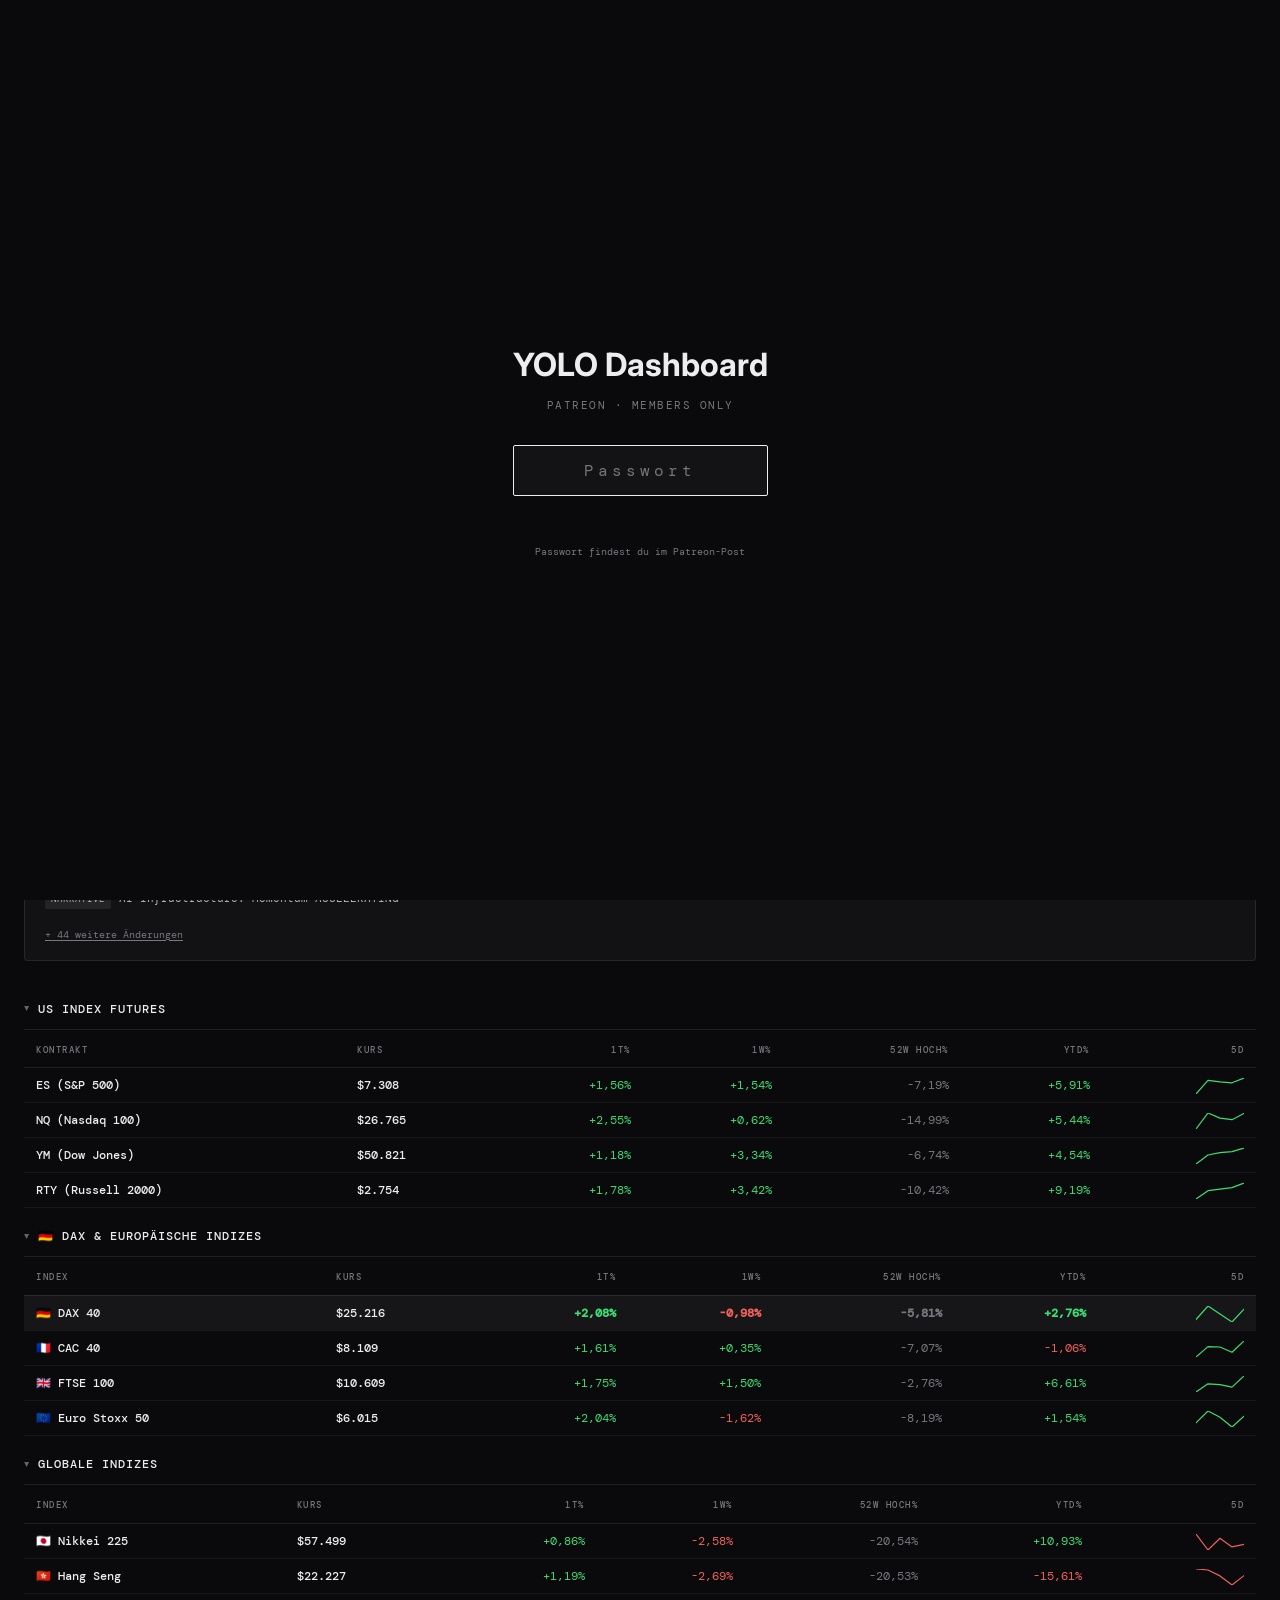
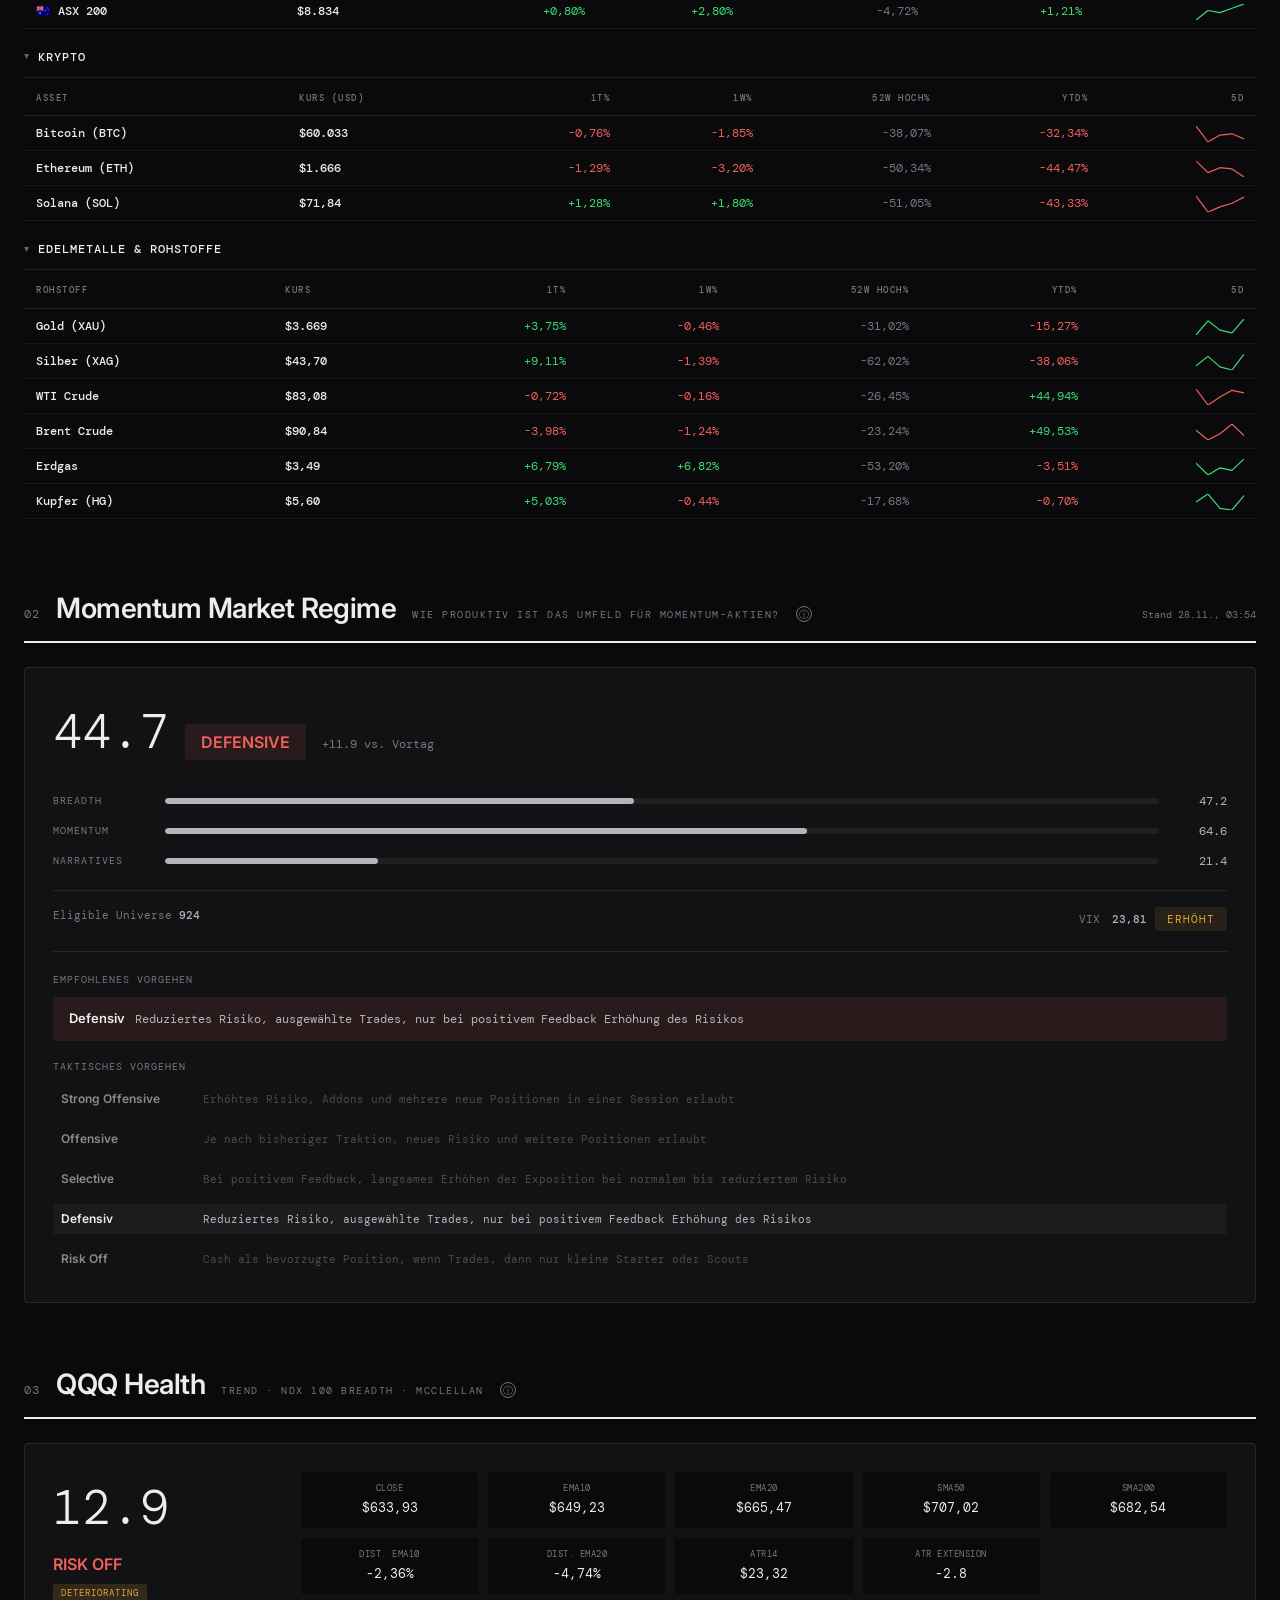
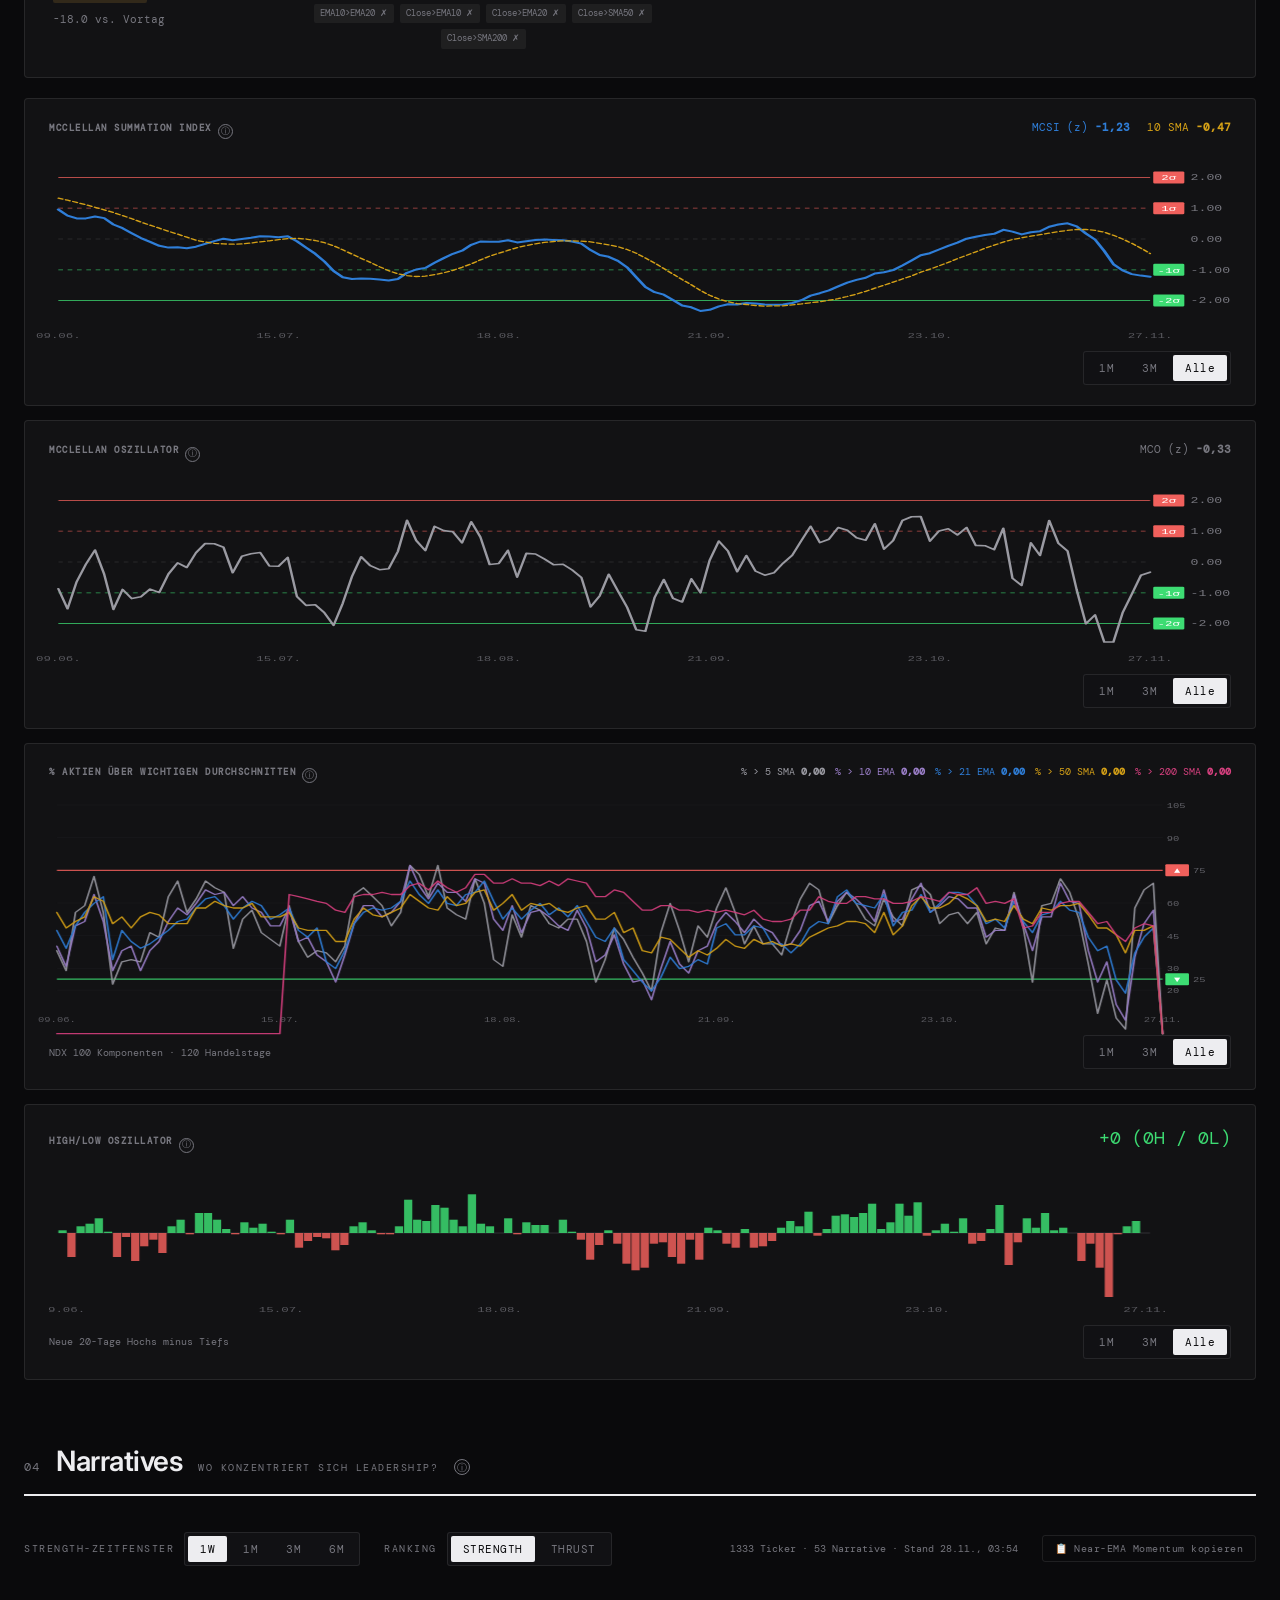
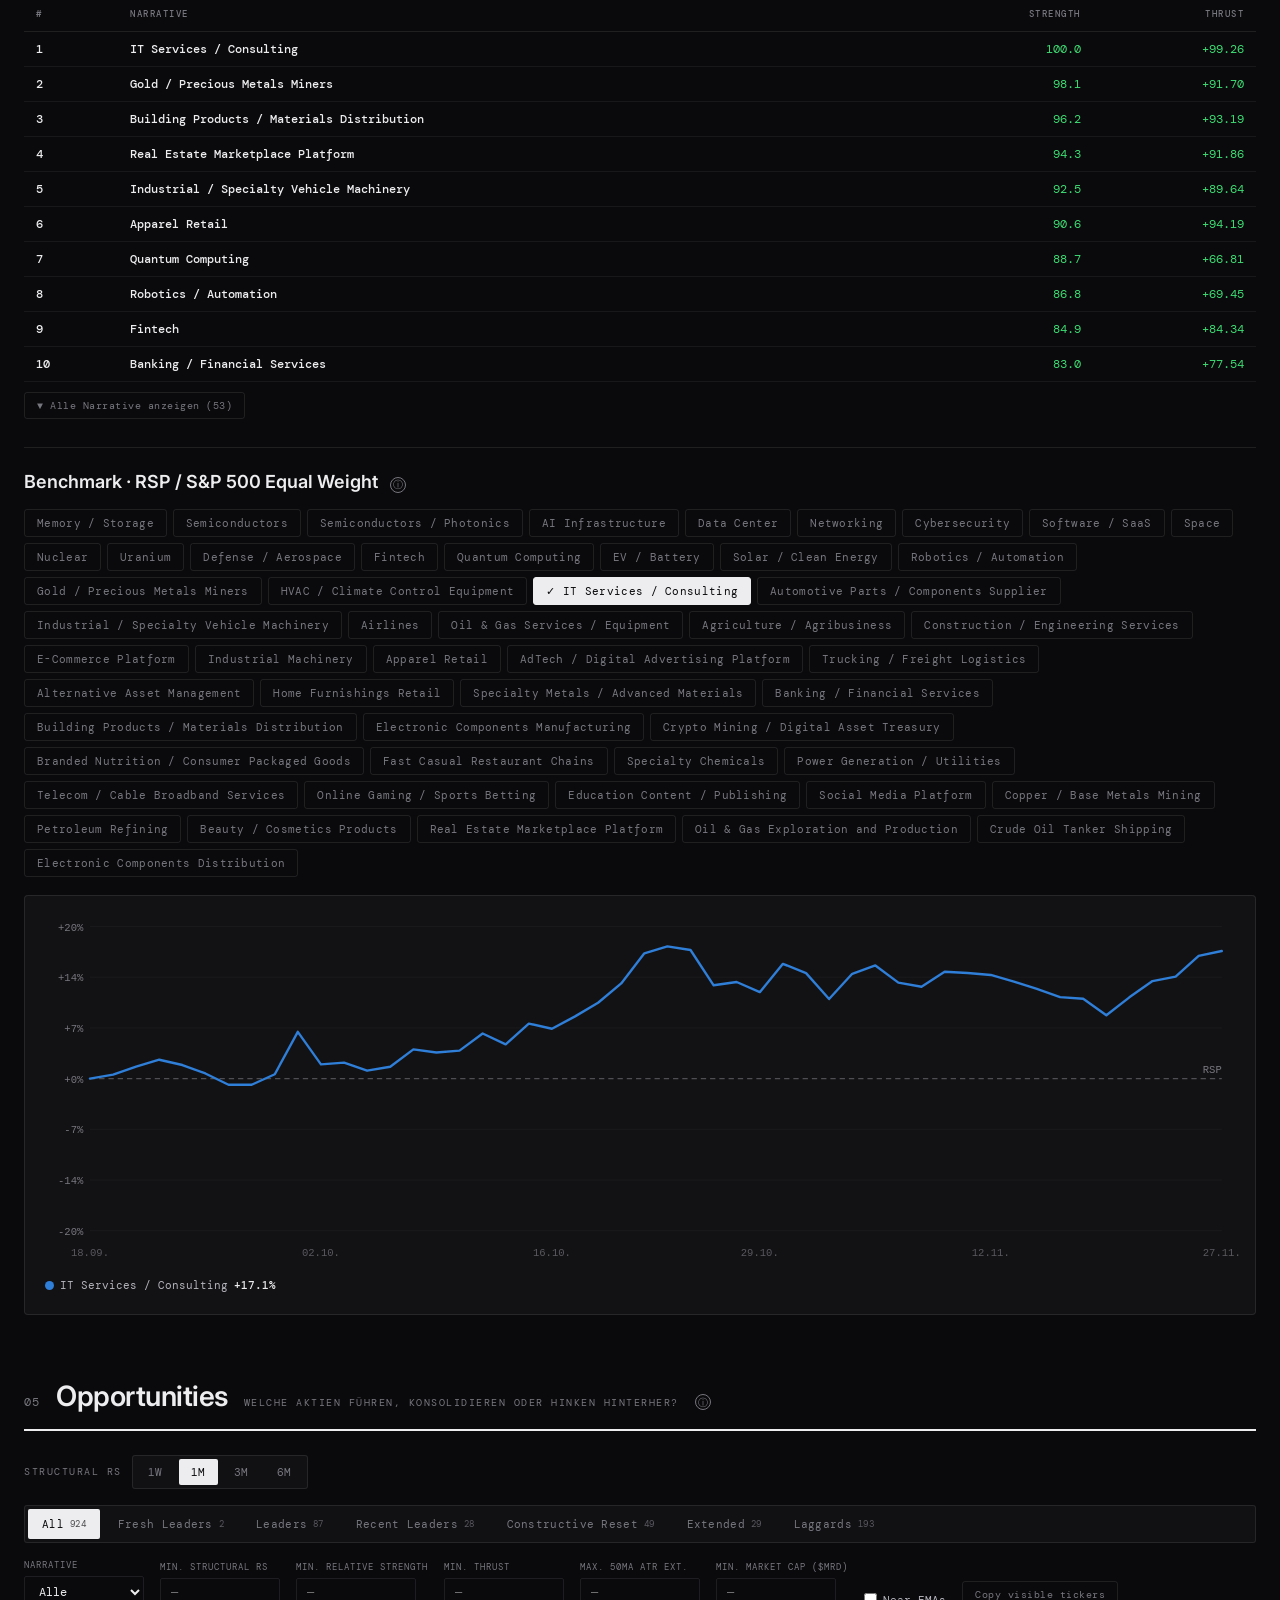
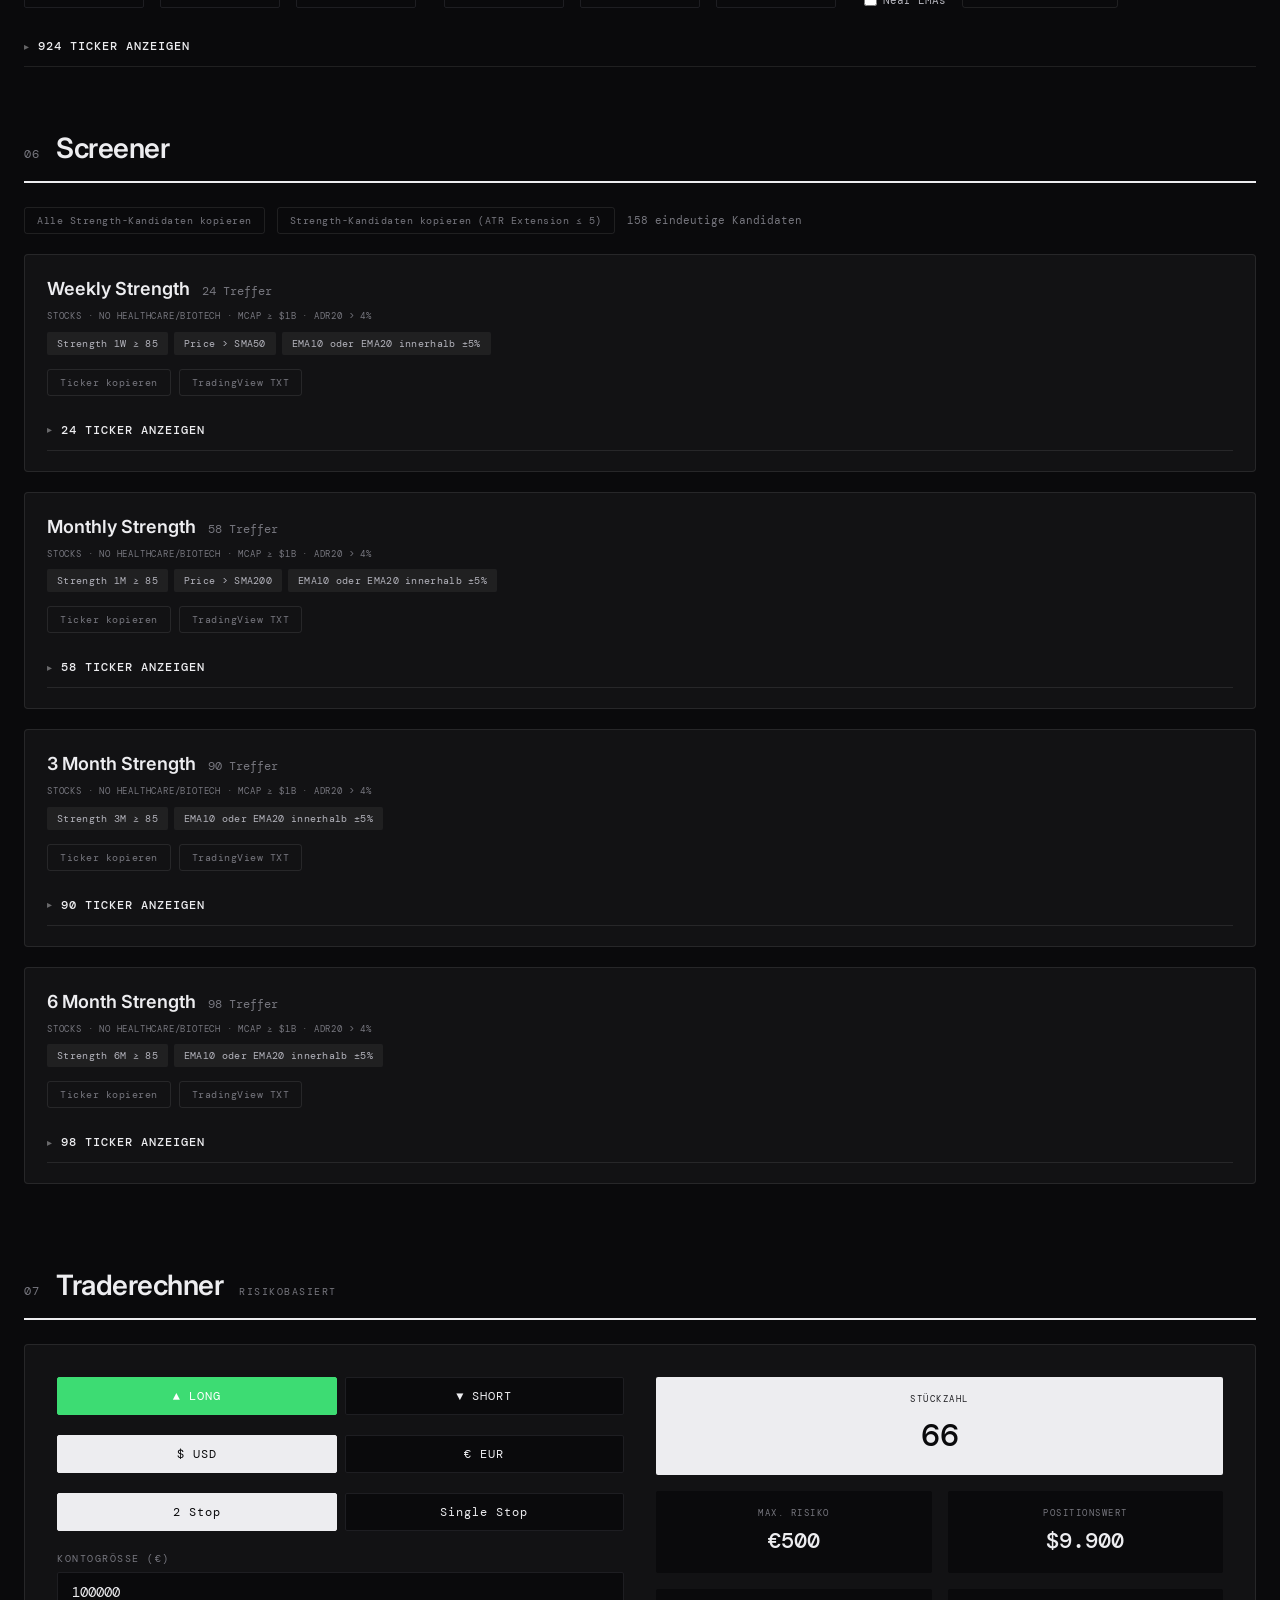
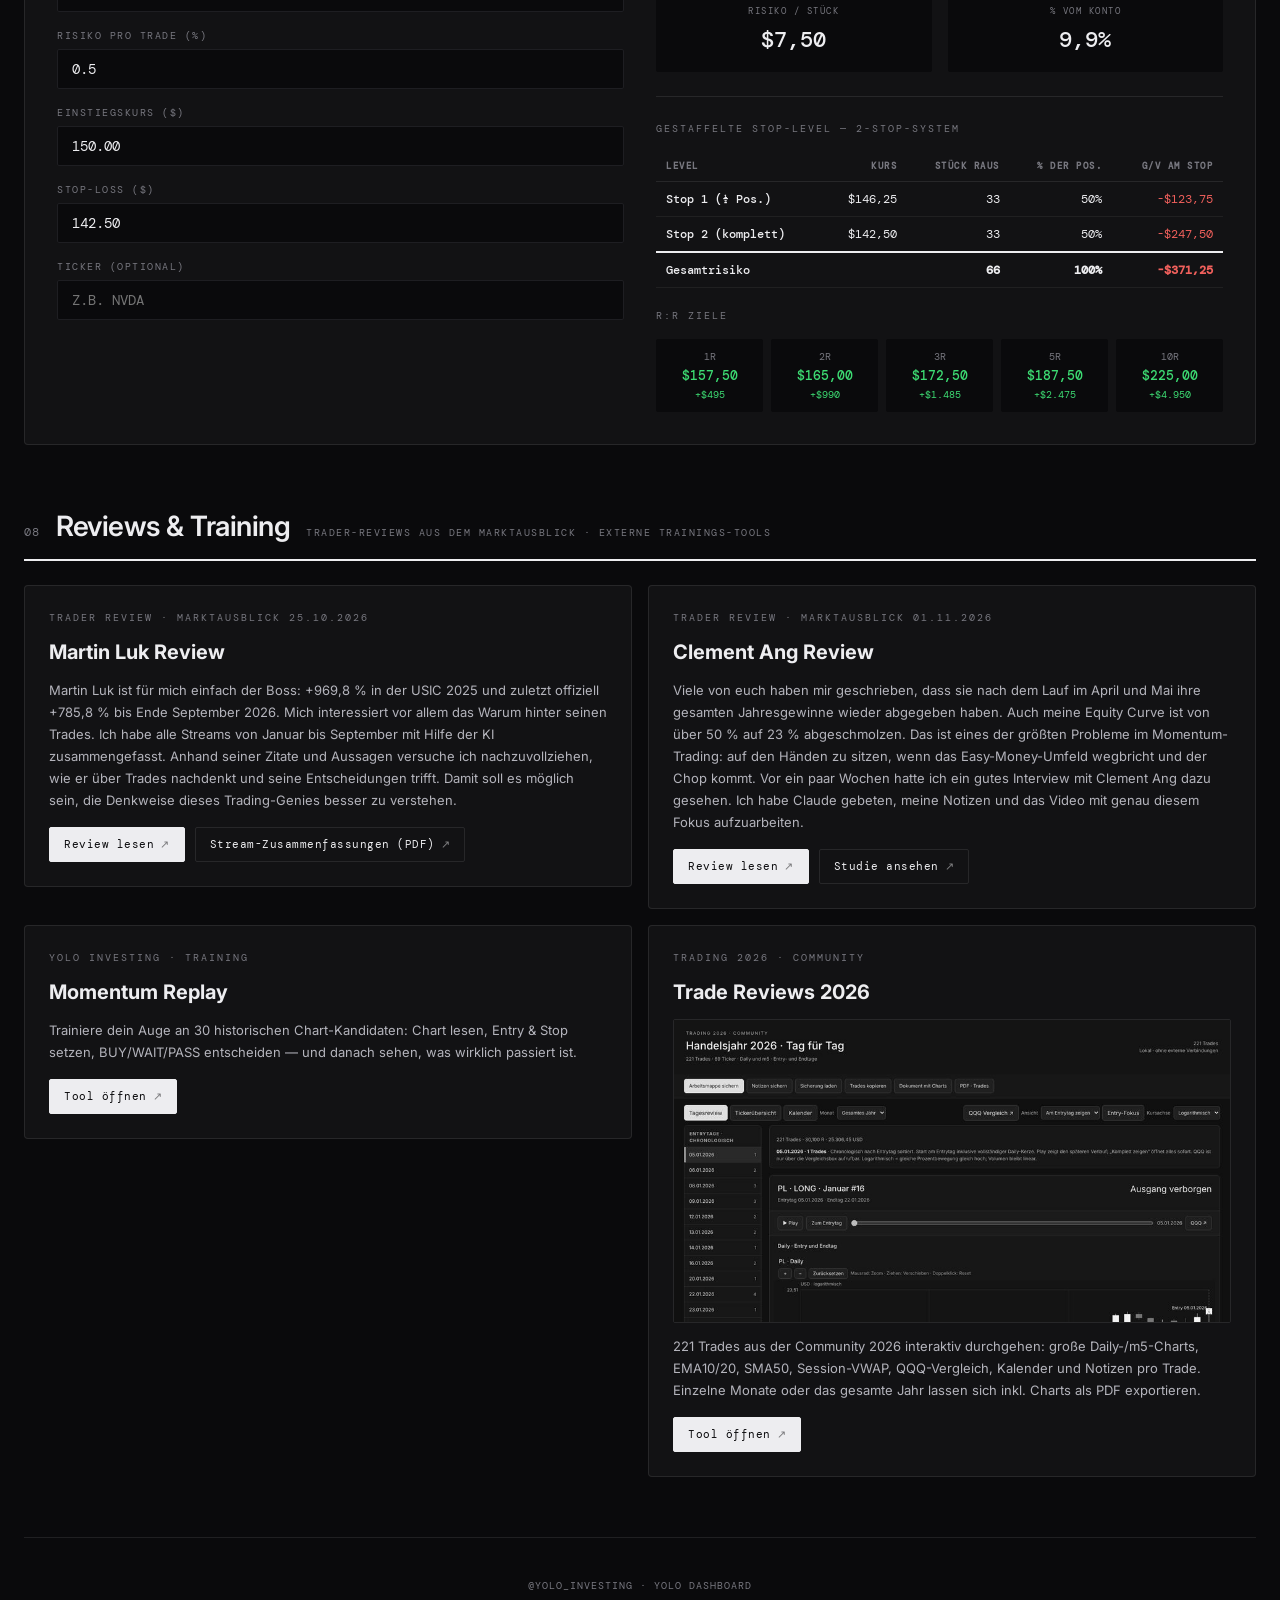
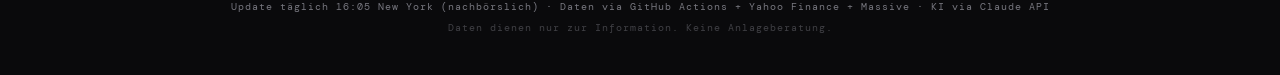
<file: index.html>
<!DOCTYPE html>
<html lang="de">
<head>
<meta charset="UTF-8">
<meta name="viewport" content="width=device-width, initial-scale=1.0">
<title>YOLO Dashboard</title>
<link rel="preconnect" href="https://fonts.googleapis.com">
<link href="https://fonts.googleapis.com/css2?family=DM+Mono:wght@300;400;500&family=Inter:wght@400;500;600;700;800&display=swap" rel="stylesheet">
<style>
:root {
  --sand: #0a0a0c;
  --sand-dark: #111114;
  --sand-darker: #1e1e22;
  --ink: #ededf0;
  --ink-light: #b4b4bc;
  --ink-muted: #77777f;
  --positive: #3ddc73;
  --positive-bg: rgba(61,220,115,0.10);
  --negative: #f0605c;
  --negative-bg: rgba(240,96,92,0.10);
  --neutral: #e0a83e;
  --neutral-bg: rgba(224,168,62,0.10);
  --card-bg: rgba(255,255,255,0.035);
  --card-border: rgba(255,255,255,0.09);
  --header-font: 'Inter', -apple-system, sans-serif;
  --mono-font: 'DM Mono', 'Courier New', monospace;
  --body-font: 'Inter', -apple-system, sans-serif;
}
* { margin: 0; padding: 0; box-sizing: border-box; }
body { background: var(--sand); color: var(--ink); font-family: var(--body-font); font-size: 14px; line-height: 1.5; -webkit-font-smoothing: antialiased; }
body::before { content: ''; position: fixed; top: 0; left: 0; right: 0; bottom: 0; background-image: url("data:image/svg+xml,%3Csvg viewBox='0 0 256 256' xmlns='http://www.w3.org/2000/svg'%3E%3Cfilter id='n'%3E%3CfeTurbulence type='fractalNoise' baseFrequency='0.9' numOctaves='4' stitchTiles='stitch'/%3E%3C/filter%3E%3Crect width='100%25' height='100%25' filter='url(%23n)' opacity='0.03'/%3E%3C/svg%3E"); pointer-events: none; z-index: 9999; }
.container { max-width: 1400px; margin: 0 auto; padding: 0 24px; }

.hero { padding: 48px 0 32px; border-bottom: 1px solid var(--card-border); }
.hero-top { display: flex; justify-content: space-between; align-items: flex-start; margin-bottom: 24px; }
.hero-brand h1 { font-family: var(--header-font); font-size: 42px; font-weight: 700; letter-spacing: -1px; line-height: 1; }
.hero-brand .subtitle { font-family: var(--mono-font); font-size: 12px; color: var(--ink-muted); letter-spacing: 1.5px; margin-top: 6px; }
.hero-clock { text-align: right; }
.hero-clock .time { font-family: var(--mono-font); font-size: 28px; font-weight: 300; letter-spacing: 1px; }
.hero-clock .timezone { font-family: var(--mono-font); font-size: 11px; color: var(--ink-muted); letter-spacing: 1.5px; }
.hero-clock .date { font-family: var(--mono-font); font-size: 12px; color: var(--ink-light); margin-top: 2px; }
.track-records { display: flex; gap: 12px; margin-bottom: 28px; flex-wrap: wrap; }
.track-link { display: inline-flex; align-items: center; gap: 6px; padding: 8px 16px; background: var(--ink); color: var(--sand); text-decoration: none; font-family: var(--mono-font); font-size: 11px; letter-spacing: 1px; text-transform: uppercase; border-radius: 2px; transition: all 0.2s ease; }
.track-link:hover { background: var(--ink-light); transform: translateY(-1px); }
.track-link .arrow { opacity: 0.5; }
.quote-bar { padding: 20px 0; text-align: center; }
.quote-bar blockquote { font-family: var(--header-font); font-style: italic; font-size: 18px; color: var(--ink-light); line-height: 1.6; }
.quote-bar .attribution { font-family: var(--mono-font); font-size: 11px; color: var(--ink-muted); margin-top: 6px; letter-spacing: 1px; }

.section { padding: 40px 0 20px; scroll-margin-top: var(--jumpnav-h, 52px); }
.section-header { display: flex; align-items: baseline; gap: 16px; margin-bottom: 24px; padding-bottom: 12px; border-bottom: 2px solid var(--ink); flex-wrap: wrap; }
.section-num { font-family: var(--mono-font); font-size: 12px; color: var(--ink-muted); letter-spacing: 1px; }
.section-title { font-family: var(--header-font); font-size: 28px; font-weight: 600; letter-spacing: -0.5px; }
.section-sub { font-family: var(--mono-font); font-size: 10px; color: var(--ink-muted); letter-spacing: 1.5px; text-transform: uppercase; }

/* ── Jump navigation (spec point 2): sticky anchor menu, plain <a href="#id">
   links + native smooth scroll -- no SPA/routing library. scroll-margin-top
   on .section above (kept in sync with --jumpnav-h) is the "correct sticky
   offset" so a jumped-to section header never lands underneath the sticky
   bar. Horizontal row on desktop; horizontally scrollable on narrow
   viewports instead of wrapping, per spec point 2's mobile requirement. */
html { scroll-behavior: smooth; }
.jump-nav { position: sticky; top: 0; z-index: 50; background: rgba(10,10,12,0.92); backdrop-filter: blur(8px); -webkit-backdrop-filter: blur(8px); border-bottom: 1px solid var(--card-border); }
.jump-nav-inner { max-width: 1400px; margin: 0 auto; padding: 0 24px; display: flex; gap: 4px; overflow-x: auto; scrollbar-width: thin; }
.jump-nav-inner::-webkit-scrollbar { height: 4px; }
.jump-nav-inner::-webkit-scrollbar-thumb { background: var(--card-border); }
.jump-nav a { flex: 0 0 auto; font-family: var(--mono-font); font-size: 11px; letter-spacing: 1px; text-transform: uppercase; color: var(--ink-light); text-decoration: none; padding: 15px 14px; white-space: nowrap; border-bottom: 2px solid transparent; transition: color 0.15s ease, border-color 0.15s ease; }
.jump-nav a:hover { color: var(--ink); }
.jump-nav a.active { color: var(--ink); border-bottom-color: var(--ink); }
@media (max-width: 720px) {
  .jump-nav a { padding: 12px 10px; font-size: 10px; }
}


.table-section { margin-bottom: 8px; }
.table-toggle { display: flex; align-items: center; gap: 8px; padding: 12px 0; cursor: pointer; user-select: none; border: none; background: none; width: 100%; text-align: left; font-family: var(--mono-font); font-size: 12px; font-weight: 500; color: var(--ink); letter-spacing: 1px; text-transform: uppercase; border-bottom: 1px solid var(--card-border); }
.table-toggle .chevron { transition: transform 0.2s ease; font-size: 10px; opacity: 0.4; }
.table-toggle.open .chevron { transform: rotate(90deg); }
.data-table { width: 100%; border-collapse: collapse; margin-top: 4px; }
.data-table thead th { font-family: var(--mono-font); font-size: 9px; font-weight: 500; letter-spacing: 1.5px; text-transform: uppercase; color: var(--ink-muted); padding: 10px 12px; text-align: right; border-bottom: 1px solid var(--card-border); }
.data-table thead th:first-child { text-align: left; }
.data-table thead th:nth-child(2) { text-align: left; }
/* RVOL/Screener/Benchmark/Futures Patch point 16: sortable Futures columns. */
.data-table thead th.sortable { cursor: pointer; user-select: none; }
.data-table thead th.sortable:hover { color: var(--ink-light); }
.data-table thead th.sorted { color: var(--ink); }
.data-table thead th .sort-arrow { opacity: 0.6; margin-left: 3px; font-size: 9px; }
.data-table tbody td { font-family: var(--mono-font); font-size: 12px; padding: 8px 12px; text-align: right; border-bottom: 1px solid rgba(255,255,255,0.06); }
.data-table tbody td:first-child { text-align: left; font-weight: 500; color: var(--ink); }
.data-table tbody td:nth-child(2) { text-align: left; font-weight: 500; color: var(--ink); }
.data-table tbody tr:hover { background: rgba(255,255,255,0.04); }
.pos { color: var(--positive); }
.neg { color: var(--negative); }
.muted { color: var(--ink-muted); }

/* SPARKLINES */
.sparkline { display: inline-block; vertical-align: middle; }
.sparkline svg { display: block; }

/* PASSWORD OVERLAY */
.pw-overlay { position: fixed; top: 0; left: 0; width: 100%; height: 100%; background: var(--sand); z-index: 99999; display: flex; align-items: center; justify-content: center; flex-direction: column; }
.pw-overlay.hidden { display: none; }
.pw-box { text-align: center; max-width: 360px; padding: 40px; }
.pw-box h2 { font-family: var(--header-font); font-size: 32px; margin-bottom: 8px; }
.pw-box .pw-sub { font-family: var(--mono-font); font-size: 11px; color: var(--ink-muted); letter-spacing: 1.5px; margin-bottom: 32px; }
.pw-box input { width: 100%; padding: 14px 18px; font-family: var(--mono-font); font-size: 16px; background: var(--card-bg); border: 1px solid var(--sand-darker); border-radius: 2px; text-align: center; letter-spacing: 4px; outline: none; }
.pw-box input:focus { border-color: var(--ink); }
.pw-box .pw-error { font-family: var(--mono-font); font-size: 11px; color: var(--negative); margin-top: 12px; min-height: 16px; }
.pw-box .pw-hint { font-family: var(--mono-font); font-size: 10px; color: var(--ink-muted); margin-top: 20px; }

.vix-zone { display: inline-block; padding: 4px 12px; border-radius: 2px; font-family: var(--mono-font); font-size: 11px; letter-spacing: 1px; }
.vix-zone.low { background: var(--positive-bg); color: var(--positive); }
.vix-zone.elevated { background: var(--neutral-bg); color: var(--neutral); }
.vix-zone.high { background: var(--negative-bg); color: var(--negative); }

/* QQQ Breadth Charts */
.qqq-card .bc-value { font-size: 28px; margin: 4px 0 8px 0; }
.qqq-chart { width: 100%; height: 120px; margin: 10px 0; }
.qqq-chart svg { width: 100%; height: 100%; display: block; }
.qqq-card .bc-label-row { display: flex; align-items: center; gap: 6px; }
.qqq-card .bc-label { font-size: 11px; font-weight: 600; letter-spacing: 1px; color: var(--ink-light); margin-bottom: 0; }
.chart-info { position: relative; display: inline-flex; align-items: center; justify-content: center; width: 15px; height: 15px; border-radius: 50%; border: 1px solid var(--ink-muted); color: var(--ink-muted); font-family: var(--mono-font); font-size: 9px; cursor: help; user-select: none; flex-shrink: 0; }
.chart-info:hover, .chart-info:focus, .chart-info.open { color: var(--ink); border-color: var(--ink-light); outline: none; }
.chart-info-popup { display: none; position: absolute; top: 22px; left: 0; width: 300px; max-width: 80vw; z-index: 20; background: var(--sand-dark); border: 1px solid var(--card-border); border-radius: 4px; padding: 12px 14px; box-shadow: 0 8px 24px rgba(0,0,0,0.4); cursor: default; font-family: var(--body-font); font-size: 11px; line-height: 1.6; color: var(--ink-light); text-transform: none; letter-spacing: normal; font-weight: 400; }
.chart-info:hover .chart-info-popup, .chart-info:focus .chart-info-popup, .chart-info.open .chart-info-popup { display: block; }
.chart-toolbar { display: flex; justify-content: flex-end; margin-top: 8px; }
.kma-legend-item { color: var(--kma-color, var(--ink-muted)); cursor: pointer; user-select: none; transition: opacity 0.15s; }
.kma-legend-item:hover { opacity: 0.75; }
.kma-legend-item.off { opacity: 0.3; text-decoration: line-through; }
.breadth-card { background: var(--card-bg); border: 1px solid var(--card-border); border-radius: 4px; padding: 16px; text-align: center; }
.breadth-card .bc-label { font-family: var(--mono-font); font-size: 9px; letter-spacing: 1.5px; text-transform: uppercase; color: var(--ink-muted); margin-bottom: 6px; }
.breadth-card .bc-value { font-family: var(--mono-font); font-size: 24px; font-weight: 400; }
.breadth-card .bc-sub { font-family: var(--mono-font); font-size: 10px; color: var(--ink-muted); margin-top: 4px; }
.mcclellan-grid { display: grid; grid-template-columns: 1fr 1fr; gap: 16px; }
.mcclellan-card { background: var(--card-bg); border: 1px solid var(--card-border); border-radius: 4px; padding: 24px; }
.mcclellan-card .mc-title { font-family: var(--mono-font); font-size: 10px; letter-spacing: 2px; text-transform: uppercase; color: var(--ink-muted); margin-bottom: 8px; }
.mcclellan-card .mc-value { font-family: var(--mono-font); font-size: 32px; font-weight: 300; }
.mc-signal { font-family: var(--mono-font); font-size: 11px; margin-top: 8px; padding: 4px 10px; border-radius: 2px; display: inline-block; }
.mc-signal.bullish { background: var(--positive-bg); color: var(--positive); }
.mc-signal.bearish { background: var(--negative-bg); color: var(--negative); }
.mc-signal.neutral { background: var(--neutral-bg); color: var(--neutral); }
.mcclellan-card .mc-desc { font-size: 12px; color: var(--ink-muted); margin-top: 12px; line-height: 1.5; }

/* AI SUMMARY */
.ai-summary { background: var(--card-bg); border: 1px solid var(--card-border); border-radius: 4px; padding: 28px; margin-bottom: 16px; }
.ai-summary-header { display: flex; justify-content: space-between; align-items: center; margin-bottom: 16px; }
.ai-badge { display: inline-flex; align-items: center; gap: 6px; font-family: var(--mono-font); font-size: 10px; letter-spacing: 1.5px; text-transform: uppercase; color: var(--ink-muted); }
.ai-badge .dot { width: 6px; height: 6px; border-radius: 50%; background: var(--positive); animation: pulse 2s infinite; }
.ai-badge .dot.evening { background: var(--neutral); }
@keyframes pulse { 0%,100% { opacity: 1; } 50% { opacity: 0.3; } }
.ai-timestamp { font-family: var(--mono-font); font-size: 10px; color: var(--ink-muted); }
.ai-summary-text { font-family: var(--body-font); font-size: 14px; line-height: 1.8; color: var(--ink-light); }
.ai-summary-text strong { color: var(--ink); font-weight: 600; }
.ai-divider { height: 1px; background: var(--card-border); margin: 8px 0; }

/* POSITION SIZER */
.pos-sizer { background: var(--card-bg); border: 1px solid var(--card-border); border-radius: 4px; padding: 32px; }
.sizer-grid { display: grid; grid-template-columns: 1fr 1fr; gap: 32px; }
.input-group { margin-bottom: 16px; }
.input-group label { display: block; font-family: var(--mono-font); font-size: 10px; letter-spacing: 1.5px; text-transform: uppercase; color: var(--ink-muted); margin-bottom: 6px; }
.input-group input { width: 100%; padding: 10px 14px; font-family: var(--mono-font); font-size: 14px; background: var(--sand); border: 1px solid var(--sand-darker); border-radius: 2px; color: var(--ink); outline: none; transition: border-color 0.2s; }
.input-group input:focus { border-color: var(--ink); }
.direction-toggle { display: flex; gap: 8px; margin-bottom: 20px; }
.dir-btn { flex: 1; padding: 10px; font-family: var(--mono-font); font-size: 12px; letter-spacing: 1px; border: 1px solid var(--sand-darker); background: var(--sand); color: var(--ink); cursor: pointer; text-align: center; border-radius: 2px; transition: all 0.2s; }
.dir-btn.active-long { background: var(--positive); color: #fff; border-color: var(--positive); }
.dir-btn.active-short { background: var(--negative); color: #fff; border-color: var(--negative); }
.dir-btn.active-neutral { background: var(--ink); color: var(--sand); border-color: var(--ink); }
.result-grid { display: grid; grid-template-columns: repeat(2, 1fr); gap: 16px; }
.result-box { padding: 16px; background: var(--sand); border-radius: 2px; text-align: center; }
.result-box .res-label { font-family: var(--mono-font); font-size: 9px; letter-spacing: 1.5px; text-transform: uppercase; color: var(--ink-muted); }
.result-box .res-value { font-family: var(--mono-font); font-size: 22px; font-weight: 500; color: var(--ink); margin-top: 4px; }
.result-box.highlight { background: var(--ink); grid-column: span 2; }
.result-box.highlight .res-label { color: var(--sand-darker); }
.result-box.highlight .res-value { color: var(--sand); font-size: 32px; }
.stops-section { margin-top: 24px; padding-top: 24px; border-top: 1px solid var(--card-border); }
.stops-title { font-family: var(--mono-font); font-size: 10px; letter-spacing: 2px; text-transform: uppercase; color: var(--ink-muted); margin-bottom: 16px; }
.stops-table { width: 100%; border-collapse: collapse; }
.stops-table th { font-family: var(--mono-font); font-size: 9px; letter-spacing: 1.5px; text-transform: uppercase; color: var(--ink-muted); padding: 8px 10px; text-align: right; border-bottom: 1px solid var(--card-border); }
.stops-table th:first-child { text-align: left; }
.stops-table td { font-family: var(--mono-font); font-size: 12px; padding: 8px 10px; text-align: right; border-bottom: 1px solid rgba(255,255,255,0.06); }
.stops-table td:first-child { text-align: left; font-weight: 500; }
.rr-grid { display: grid; grid-template-columns: repeat(5, 1fr); gap: 8px; margin-top: 16px; }
.rr-item { text-align: center; padding: 10px 4px; background: var(--sand); border-radius: 2px; }
.rr-item .rr-label { font-family: var(--mono-font); font-size: 10px; color: var(--ink-muted); }
.rr-item .rr-price { font-family: var(--mono-font); font-size: 13px; font-weight: 500; color: var(--positive); margin-top: 2px; }
.rr-item .rr-pnl { font-family: var(--mono-font); font-size: 10px; color: var(--positive); margin-top: 1px; }

/* REVIEWS & TRAINING (08) — permanente Kurzfassungen der Trader-Reviews aus
   den Marktausblicken (Martin Luk, Clement Ang) sowie Links zu den
   externen Tools (Momentum Replay, Trade Reviews 2026). Kein Nachbau der
   Tools selbst -- die leben als eigene interaktive Netlify-Seiten weiter. */
.reviews-grid { display: grid; grid-template-columns: 1fr 1fr; gap: 16px; align-items: start; }
.review-card { background: var(--card-bg); border: 1px solid var(--card-border); border-radius: 4px; padding: 24px; display: flex; flex-direction: column; gap: 12px; }
.review-card .rc-eyebrow { font-family: var(--mono-font); font-size: 10px; letter-spacing: 2px; text-transform: uppercase; color: var(--ink-muted); }
.review-card .rc-title { font-family: var(--header-font); font-size: 20px; font-weight: 700; }
.review-card .rc-text { font-family: var(--body-font); font-size: 13px; line-height: 1.7; color: var(--ink-light); flex: 1; }
.review-card .rc-preview { border-radius: 2px; overflow: hidden; border: 1px solid var(--card-border); }
.review-card .rc-preview img { width: 100%; display: block; }
.review-card .rc-links { display: flex; gap: 10px; flex-wrap: wrap; margin-top: 4px; }
.review-card .rc-link { display: inline-flex; align-items: center; gap: 6px; padding: 8px 14px; border: 1px solid var(--card-border); border-radius: 2px; color: var(--ink); text-decoration: none; font-family: var(--mono-font); font-size: 11px; letter-spacing: 0.5px; transition: all 0.2s ease; }
.review-card .rc-link:hover { border-color: var(--ink-light); background: var(--sand-darker); }
.review-card .rc-link.primary { background: var(--ink); color: var(--sand); border-color: var(--ink); }
.review-card .rc-link.primary:hover { background: var(--ink-light); }
.review-card .rc-link .arrow { opacity: 0.5; }

.footer { padding: 40px 0; text-align: center; border-top: 1px solid var(--card-border); margin-top: 40px; }
.footer p { font-family: var(--mono-font); font-size: 10px; color: var(--ink-muted); letter-spacing: 1px; }

/* NARRATIVES / BASKETS */
/* RVOL/Screener/Benchmark/Futures Patch point 8: sticky within Section 04
   only -- reuses the SAME --jumpnav-h variable the jump-navigation already
   keeps in sync with its own real rendered height (see the JS below), so
   this never floats under/over the jump-nav or needs a second hardcoded
   offset. position:sticky is naturally scoped to its containing block (the
   #narratives .section div), so it stops being sticky at the end of
   Section 04 without any extra JS -- it can never float over Opportunities/
   Screener/Traderechner. An opaque background keeps the (also sticky)
   table headers of the member table from showing through underneath it. */
.narrative-controls { display: flex; align-items: center; gap: 24px; flex-wrap: wrap; margin-bottom: 20px; position: sticky; top: var(--jumpnav-h, 52px); z-index: 40; background: var(--sand); padding: 12px 0; }
.nc-group { display: flex; align-items: center; gap: 10px; }
.nc-label { font-family: var(--mono-font); font-size: 10px; letter-spacing: 1.5px; text-transform: uppercase; color: var(--ink-muted); }
.nc-toggle { display: flex; gap: 4px; background: var(--sand-dark); border: 1px solid var(--card-border); border-radius: 3px; padding: 3px; }
.nc-btn { font-family: var(--mono-font); font-size: 11px; letter-spacing: 0.5px; padding: 6px 12px; border: none; background: transparent; color: var(--ink-muted); border-radius: 2px; cursor: pointer; transition: all 0.15s; }
.nc-btn:hover { color: var(--ink); }
.nc-btn.active { background: var(--ink); color: var(--sand); }
.nc-meta { margin-left: auto; font-family: var(--mono-font); font-size: 10px; color: var(--ink-muted); }

.narrative-empty { padding: 40px; text-align: center; font-family: var(--mono-font); font-size: 12px; color: var(--ink-muted); }

/* V6.1 (Narrative Ranking & UI Bugfix Patch) point 1/11: card grid replaced
   by a compact table (.data-table, same visual language as the Futures
   table) -- rank/name/RS/Thrust only, no colored full-surface cards. */
.nc-name-cell { font-family: var(--header-font); font-weight: 600; cursor: pointer; }
.nc-name-cell:hover { text-decoration: underline; text-underline-offset: 2px; }

.narrative-detail { border: 1px solid var(--card-border); border-radius: 4px; padding: 16px 20px 20px; background: var(--sand-dark); overflow-x: auto; }
.nd-header { display: flex; justify-content: space-between; align-items: baseline; margin-bottom: 12px; flex-wrap: wrap; gap: 8px; }
.nd-title { font-family: var(--header-font); font-size: 16px; font-weight: 600; }
.nd-close { font-family: var(--mono-font); font-size: 10px; color: var(--ink-muted); cursor: pointer; letter-spacing: 1px; text-transform: uppercase; }
.nd-close:hover { color: var(--ink); }
.member-table { width: 100%; border-collapse: collapse; min-width: 620px; }
.member-table th { font-family: var(--mono-font); font-size: 9px; font-weight: 500; letter-spacing: 1px; text-transform: uppercase; color: var(--ink-muted); padding: 8px 10px; text-align: right; border-bottom: 1px solid var(--card-border); cursor: pointer; user-select: none; white-space: nowrap; }
.member-table th:first-child, .member-table th:nth-child(2) { text-align: left; }
.member-table th.sorted { color: var(--ink); }
.member-table th .sort-arrow { opacity: 0.5; margin-left: 3px; }
.member-table td { font-family: var(--mono-font); font-size: 12px; padding: 7px 10px; text-align: right; border-bottom: 1px solid rgba(255,255,255,0.05); }
.member-table td:first-child, .member-table td:nth-child(2) { text-align: left; }
.member-table td:first-child { font-weight: 600; }
.member-table tbody tr:hover { background: rgba(255,255,255,0.03); }
.nd-toolbar { display: flex; justify-content: space-between; align-items: center; flex-wrap: wrap; gap: 10px; margin-bottom: 12px; }
.nd-copy-btn { font-family: var(--mono-font); font-size: 10px; letter-spacing: 0.5px; padding: 6px 12px; border: 1px solid var(--card-border); background: transparent; color: var(--ink-muted); border-radius: 3px; cursor: pointer; transition: all 0.15s; white-space: nowrap; }
.nd-copy-btn:hover { color: var(--ink); border-color: var(--ink-muted); }
/* ATR Extension > Schwelle: nur Ticker-Badge/Zellwert markieren, NIE die
   ganze Zeile — Gruen bleibt ausschliesslich Strength-/Performance-Semantik. */
.atr-ext-badge { display: inline-block; font-size: 9px; font-family: var(--mono-font); color: #e2925c; background: rgba(226,146,92,0.12); border-radius: 2px; padding: 1px 5px; margin-left: 4px; letter-spacing: 0.3px; }
.atr-ext-warn { color: #e2925c !important; font-weight: 600; }

.nc-info { position: relative; display: inline-flex; align-items: center; justify-content: center; width: 16px; height: 16px; border-radius: 50%; border: 1px solid var(--ink-muted); color: var(--ink-muted); font-family: var(--mono-font); font-size: 10px; cursor: help; user-select: none; }
/* Strength Screeners 3M/6M Union Patch point 10: the popup used to render
   BEHIND the sticky .narrative-controls bar (z-index: 40) because .nc-info
   itself never opened its own stacking context, so its z-index:20 popup
   competed at a lower level than the sticky bar's context. Giving .nc-info
   an elevated z-index only while open/hovered/focused promotes it (and
   therefore its absolutely-positioned .nc-info-popup child) into its own
   stacking context above the sticky controls, without a global z-index
   escalation anywhere else on the page. */
.nc-info:hover, .nc-info:focus, .nc-info.open { color: var(--ink); border-color: var(--ink-light); outline: none; position: relative; z-index: 90; }
.nc-info-popup { display: none; position: absolute; top: 24px; left: 0; width: 340px; max-width: 80vw; z-index: 100; background: var(--sand-dark); border: 1px solid var(--card-border); border-radius: 4px; padding: 14px 16px; box-shadow: 0 8px 24px rgba(0,0,0,0.4); cursor: default; }
.nc-info:hover .nc-info-popup, .nc-info:focus .nc-info-popup, .nc-info.open .nc-info-popup { display: block; }
.nc-info-popup dt { font-family: var(--mono-font); font-size: 10px; font-weight: 600; letter-spacing: 0.5px; color: var(--ink); text-transform: uppercase; margin-top: 10px; }
.nc-info-popup dt:first-child { margin-top: 0; }
.nc-info-popup dd { font-size: 11px; line-height: 1.5; color: var(--ink-light); margin: 3px 0 0; }

/* BENCHMARK (Untersektion von Narratives) */
.benchmark-section { margin-top: 28px; padding-top: 20px; border-top: 1px solid var(--card-border); }
.benchmark-header { display: flex; align-items: baseline; gap: 12px; margin-bottom: 14px; flex-wrap: wrap; }
.benchmark-title { font-family: var(--header-font); font-size: 18px; font-weight: 600; }
/* RVOL/Screener/Benchmark/Futures Patch point 9: restored from commit
   ec36828a (multi-narrative-pill comparison UI), replacing the single-RSP-
   chart timeframe toggle it was temporarily swapped for. */
.bm-pill-row { display: flex; flex-wrap: wrap; gap: 6px; margin-bottom: 18px; }
.bm-pill { font-family: var(--mono-font); font-size: 11px; letter-spacing: 0.3px; padding: 6px 12px; border: 1px solid var(--card-border); background: transparent; color: var(--ink-muted); border-radius: 3px; cursor: pointer; transition: all 0.15s; }
.bm-pill:hover { color: var(--ink); border-color: var(--ink-muted); }
.bm-pill.active { background: var(--ink); color: var(--sand); border-color: var(--ink); }
.benchmark-chart-wrap { background: var(--card-bg); border: 1px solid var(--card-border); border-radius: 4px; padding: 20px; }
.bm-legend { display: flex; flex-wrap: wrap; gap: 14px; margin-top: 12px; font-family: var(--mono-font); font-size: 11px; }
.bm-legend-item { display: flex; align-items: center; gap: 6px; color: var(--ink-light); }
.bm-legend-item b { color: var(--ink); font-weight: 500; }
.bm-swatch { width: 9px; height: 9px; border-radius: 50%; display: inline-block; flex-shrink: 0; }
.bm-empty { font-family: var(--mono-font); font-size: 12px; color: var(--ink-muted); padding: 30px 0; text-align: center; }
/* Spec point 29A: explicit fallback text for QQQ breadth charts instead of
   an unexplained empty SVG area when historical data is missing/insufficient. */
.qqq-chart-empty { font-family: var(--mono-font); font-size: 12px; color: var(--ink-muted); padding: 30px 0; text-align: center; }

/* EXECUTIVE SUMMARY (Punkt 01 Überblick) */
.exec-summary { margin-bottom: 28px; }
.exec-tiles { display: grid; grid-template-columns: repeat(4, 1fr); gap: 12px; margin-bottom: 16px; }
.exec-tile { background: var(--card-bg); border: 1px solid var(--card-border); border-radius: 4px; padding: 16px 18px; }
.exec-tile-label { font-family: var(--mono-font); font-size: 9px; letter-spacing: 1.5px; text-transform: uppercase; color: var(--ink-muted); margin-bottom: 6px; }
.exec-tile-value { font-family: var(--mono-font); font-size: 26px; font-weight: 400; }
.exec-tile-sub { font-family: var(--mono-font); font-size: 10px; color: var(--ink-light); margin-top: 4px; }
.exec-changed { background: var(--card-bg); border: 1px solid var(--card-border); border-radius: 4px; padding: 18px 20px; }
.exec-changed-title { font-family: var(--header-font); font-size: 14px; font-weight: 600; margin-bottom: 10px; }
.exec-changed-list { display: flex; flex-direction: column; gap: 8px; }
.exec-changed-empty { font-family: var(--mono-font); font-size: 11px; color: var(--ink-muted); }
.exec-event { display: flex; align-items: baseline; gap: 8px; font-family: var(--mono-font); font-size: 11px; flex-wrap: wrap; }
.exec-event-tag { font-size: 9px; letter-spacing: 1px; text-transform: uppercase; padding: 2px 6px; border-radius: 2px; background: rgba(255,255,255,0.08); color: var(--ink-light); flex-shrink: 0; }
.exec-event-text { color: var(--ink-light); }
.exec-changed-more { font-family: var(--mono-font); font-size: 10px; color: var(--ink-muted); margin-top: 10px; cursor: pointer; text-decoration: underline; text-underline-offset: 2px; }

/* MOMENTUM MARKET REGIME (Punkt 02) */
.regime-score-card { background: var(--card-bg); border: 1px solid var(--card-border); border-radius: 4px; padding: 28px; }
.regime-score-main { display: flex; align-items: baseline; gap: 16px; flex-wrap: wrap; margin-bottom: 24px; }
.regime-score-value { font-family: var(--mono-font); font-size: 48px; font-weight: 300; }
.regime-score-state { font-family: var(--header-font); font-size: 16px; font-weight: 600; padding: 6px 16px; border-radius: 2px; background: rgba(255,255,255,0.06); }
.regime-score-state.state-strong-offensive, .regime-score-state.state-offensive { background: var(--positive-bg); color: var(--positive); }
.regime-score-state.state-selective { background: var(--neutral-bg); color: var(--neutral); }
.regime-score-state.state-defensive, .regime-score-state.state-risk-off { background: var(--negative-bg); color: var(--negative); }
.regime-score-delta { font-family: var(--mono-font); font-size: 12px; color: var(--ink-muted); }
.regime-components { display: flex; flex-direction: column; gap: 12px; margin-bottom: 20px; }
.regime-component { display: grid; grid-template-columns: 100px 1fr 56px; align-items: center; gap: 12px; }
.rc-label { font-family: var(--mono-font); font-size: 10px; letter-spacing: 1px; text-transform: uppercase; color: var(--ink-muted); }
.rc-bar-track { height: 6px; background: rgba(255,255,255,0.06); border-radius: 3px; overflow: hidden; }
.rc-bar { height: 100%; background: var(--ink-light); border-radius: 3px; transition: width 0.3s; }
.rc-value { font-family: var(--mono-font); font-size: 12px; text-align: right; color: var(--ink-light); }
.regime-meta-row { display: flex; justify-content: space-between; flex-wrap: wrap; gap: 12px; padding-top: 16px; border-top: 1px solid var(--card-border); font-family: var(--mono-font); font-size: 11px; color: var(--ink-muted); }
.regime-meta-row b { color: var(--ink-light); font-weight: 500; }
.vix-label-inline { color: var(--ink-muted); margin-right: 4px; }
.regime-vix-context { display: flex; align-items: center; gap: 8px; }

.regime-tactics { margin-top: 20px; padding-top: 20px; border-top: 1px solid var(--card-border); }
.rt-label { font-family: var(--mono-font); font-size: 10px; letter-spacing: 1px; text-transform: uppercase; color: var(--ink-muted); margin-bottom: 10px; }
.regime-tactic-current { display: flex; align-items: baseline; gap: 10px; flex-wrap: wrap; padding: 12px 16px; border-radius: 2px; background: rgba(255,255,255,0.04); margin-bottom: 18px; }
.regime-tactic-current.state-strong-offensive, .regime-tactic-current.state-offensive { background: var(--positive-bg); }
.regime-tactic-current.state-selective { background: var(--neutral-bg); }
.regime-tactic-current.state-defensive, .regime-tactic-current.state-risk-off { background: var(--negative-bg); }
.rtc-state { font-family: var(--header-font); font-weight: 600; font-size: 13px; }
.rtc-text { font-family: var(--mono-font); font-size: 12px; color: var(--ink-light); }
.rt-legend-list { display: flex; flex-direction: column; gap: 10px; }
.rt-legend-item { display: grid; grid-template-columns: 130px 1fr; gap: 12px; align-items: baseline; padding: 6px 8px; border-radius: 2px; opacity: 0.55; transition: opacity 0.2s, background 0.2s; }
.rt-legend-item.active { opacity: 1; background: rgba(255,255,255,0.04); }
.rt-legend-item dt { font-family: var(--header-font); font-weight: 600; font-size: 12px; }
.rt-legend-item dd { font-family: var(--mono-font); font-size: 11px; color: var(--ink-muted); margin: 0; }
.rt-legend-item.active dd { color: var(--ink-light); }
@media (max-width: 640px) {
  .rt-legend-item { grid-template-columns: 1fr; gap: 2px; }
}

/* QQQ HEALTH (Punkt 03) */
.qqq-health-card { background: var(--card-bg); border: 1px solid var(--card-border); border-radius: 4px; padding: 28px; margin-bottom: 20px; display: grid; grid-template-columns: 220px 1fr; gap: 28px; }
.qqq-health-main { display: flex; flex-direction: column; gap: 8px; }
.qqq-health-value { font-family: var(--mono-font); font-size: 48px; font-weight: 300; }
.qqq-health-state { font-family: var(--header-font); font-size: 16px; font-weight: 600; }
.qqq-health-state.state-healthy { color: var(--positive); }
.qqq-health-state.state-mixed { color: var(--neutral); }
.qqq-health-state.state-fragile, .qqq-health-state.state-risk-off { color: var(--negative); }
.qqq-health-modifiers { display: flex; gap: 6px; flex-wrap: wrap; }
.qqq-health-modifier-badge { font-family: var(--mono-font); font-size: 9px; letter-spacing: 1px; text-transform: uppercase; padding: 3px 8px; border-radius: 2px; background: rgba(255,255,255,0.08); color: var(--ink-light); }
.qqq-health-modifier-badge.extended { background: rgba(226,146,92,0.15); color: #e2925c; }
.qqq-health-modifier-badge.repairing { background: rgba(61,220,115,0.15); color: var(--positive); }
.qqq-health-modifier-badge.narrowing, .qqq-health-modifier-badge.deteriorating { background: rgba(224,168,62,0.15); color: var(--neutral); }
.qqq-health-delta { font-family: var(--mono-font); font-size: 11px; color: var(--ink-muted); }
.qqq-price-structure { display: grid; grid-template-columns: repeat(5, 1fr); gap: 10px; align-content: start; }
.qps-item { background: var(--sand); border-radius: 2px; padding: 10px; text-align: center; }
.qps-label { font-family: var(--mono-font); font-size: 9px; color: var(--ink-muted); letter-spacing: 0.5px; text-transform: uppercase; }
.qps-value { font-family: var(--mono-font); font-size: 13px; margin-top: 3px; }
.qps-flags { grid-column: span 2; display: flex; flex-wrap: wrap; gap: 6px; align-items: center; justify-content: center; background: transparent; padding: 0; }
.qps-flag { font-family: var(--mono-font); font-size: 9px; padding: 3px 6px; border-radius: 2px; }
.qps-flag.yes { background: var(--positive-bg); color: var(--positive); }
.qps-flag.no { background: rgba(255,255,255,0.05); color: var(--ink-muted); }


/* OPPORTUNITIES (Punkt 05) */
.opp-tabs { display: flex; gap: 4px; flex-wrap: wrap; margin-bottom: 16px; background: var(--sand-dark); border: 1px solid var(--card-border); border-radius: 3px; padding: 3px; }
.opp-tab { font-family: var(--mono-font); font-size: 11px; letter-spacing: 0.3px; padding: 8px 14px; border: none; background: transparent; color: var(--ink-muted); border-radius: 2px; cursor: pointer; transition: all 0.15s; display: flex; align-items: center; gap: 6px; }
.opp-tab:hover { color: var(--ink); }
.opp-tab.active { background: var(--ink); color: var(--sand); }
.opp-tab-count { font-size: 9px; opacity: 0.7; }
.opp-filters { display: flex; gap: 16px; flex-wrap: wrap; align-items: flex-end; margin-bottom: 18px; }
.opp-filter-group { display: flex; flex-direction: column; gap: 4px; }
.opp-filter-group label { font-family: var(--mono-font); font-size: 9px; letter-spacing: 1px; text-transform: uppercase; color: var(--ink-muted); }
.opp-filter-group select, .opp-filter-group input[type=number] { font-family: var(--mono-font); font-size: 12px; padding: 6px 10px; background: var(--sand); border: 1px solid var(--sand-darker); border-radius: 2px; color: var(--ink); outline: none; width: 120px; }
.opp-filter-group select:focus, .opp-filter-group input:focus { border-color: var(--ink); }
.opp-filter-checkbox label { display: flex; align-items: center; gap: 6px; font-size: 11px; text-transform: none; letter-spacing: normal; color: var(--ink-light); white-space: nowrap; }
.opp-table-wrap { overflow-x: auto; }
.opp-table { min-width: 940px; }
.opp-load-more-row td { text-align: center; padding: 14px 0; }
.opp-load-more-btn { font-family: var(--mono-font); font-size: 11px; letter-spacing: 0.5px; padding: 8px 20px; border: 1px solid var(--card-border); background: var(--card-bg); color: var(--ink); border-radius: 3px; cursor: pointer; transition: all 0.15s; }
.opp-load-more-btn:hover { border-color: var(--ink-muted); }

/* ── Screener (06) — V6 point 19-27: fixed, config-driven presets ── */
.screener-preset { border: 1px solid var(--card-border); border-radius: 4px; padding: 20px 22px; margin-bottom: 20px; background: var(--card-bg); }
.screener-preset-header { display: flex; align-items: baseline; gap: 12px; flex-wrap: wrap; margin-bottom: 8px; }
.screener-preset-name { font-family: var(--header-font); font-size: 18px; font-weight: 600; }
.screener-preset-count { font-family: var(--mono-font); font-size: 12px; color: var(--ink-muted); }
.screener-preset-tags { display: flex; gap: 6px; flex-wrap: wrap; margin-bottom: 14px; }
/* Point 1: dezente Basiszeile -- rein informativ, keine zweite Eligibility-
   Berechnung, spiegelt nur das bereits upstream angewendete eligible-
   Universe wider. Optisch bewusst zurueckhaltender als die Preset-Regel-Tags. */
.screener-basis-line { font-family: var(--mono-font); font-size: 9px; letter-spacing: 0.8px; color: var(--ink-muted); margin-bottom: 8px; }
.screener-tag { font-family: var(--mono-font); font-size: 10px; letter-spacing: 0.3px; padding: 4px 10px; border-radius: 2px; background: rgba(255,255,255,0.06); color: var(--ink-light); }
.screener-actions { display: flex; gap: 8px; margin-bottom: 14px; flex-wrap: wrap; }
.screener-union-row { display: flex; align-items: center; gap: 12px; margin-bottom: 20px; flex-wrap: wrap; }
.screener-union-count { font-family: var(--mono-font); font-size: 11px; color: var(--ink-muted); }
/* Calibration-aware Opportunities UI v1: Quality (Leader/Neutral/Laggard,
   quality_v2) and Structure (independent markers, never a composite) are
   two SEPARATE dimensions -- see spec point 16, "Quality und Structure
   niemals vermischen". */
.opp-controls { display: flex; align-items: center; gap: 16px; margin-bottom: 16px; flex-wrap: wrap; }
.opp-quality { font-family: var(--mono-font); font-size: 9.5px; letter-spacing: 0.5px; text-transform: uppercase; padding: 3px 8px; border-radius: 2px; white-space: nowrap; }
.opp-quality.leader { background: rgba(47,126,216,0.15); color: #2f7ed8; }
.opp-quality.neutral { background: rgba(255,255,255,0.06); color: var(--ink-muted); }
.opp-quality.laggard { background: rgba(240,96,92,0.12); color: var(--negative); }
.opp-badges { display: flex; gap: 4px; flex-wrap: wrap; }
.opp-badge { font-family: var(--mono-font); font-size: 8.5px; letter-spacing: 0.3px; padding: 2px 6px; border-radius: 2px; white-space: nowrap; }
.opp-badge.ema10-pullback { background: rgba(61,220,115,0.15); color: var(--positive); }
.opp-badge.ema20-pullback { background: rgba(47,126,216,0.12); color: #2f7ed8; }
.opp-badge.resetting { background: rgba(155,127,201,0.18); color: #9b7fc9; }
.opp-badge.extended { background: rgba(226,146,92,0.15); color: #e2925c; }
.opp-narr-tag { font-family: var(--mono-font); font-size: 9px; padding: 1px 6px; border-radius: 2px; background: rgba(255,255,255,0.05); color: var(--ink-muted); white-space: nowrap; margin: 1px; display: inline-block; }
.opp-narr-tag.primary { background: rgba(47,126,216,0.15); color: #2f7ed8; font-weight: 600; }
.opp-narr-tag.secondary { background: rgba(255,255,255,0.04); color: var(--ink-muted); }

/* Ticker hover mini-chart: one reusable floating tooltip, filled on demand. */
[data-ticker] { cursor: help; border-bottom: 1px dotted var(--ink-muted); }
.ticker-chart-tooltip {
  position: fixed; display: none; z-index: 500; width: 320px;
  background: var(--sand-dark); border: 1px solid var(--card-border); border-radius: 6px;
  box-shadow: 0 8px 28px rgba(0,0,0,0.5); padding: 8px 10px 6px; pointer-events: none;
}
.ticker-chart-tooltip.visible { display: block; }
.tc-head { display: flex; justify-content: space-between; align-items: baseline; margin-bottom: 4px; font-family: var(--mono-font); }
.tc-symbol { font-size: 13px; font-weight: 700; color: var(--ink); }
.tc-price { font-size: 12px; color: var(--ink-light); }
.tc-empty { font-size: 11px; color: var(--ink-muted); padding: 24px 0; text-align: center; }
.tc-legend { display: flex; gap: 10px; flex-wrap: wrap; margin-top: 4px; font-family: var(--mono-font); font-size: 9px; color: var(--ink-muted); }
.tc-legend span { display: inline-flex; align-items: center; gap: 3px; }
.tc-legend i { display: inline-block; width: 8px; height: 2px; }
.tc-dates { display: flex; justify-content: space-between; font-family: var(--mono-font); font-size: 8px; color: var(--ink-muted); margin-top: 2px; }

@media (max-width: 900px) {
  .hero-top { flex-direction: column; gap: 16px; }
  .mcclellan-grid, .sizer-grid, .reviews-grid { grid-template-columns: 1fr; }
  .rr-grid { grid-template-columns: repeat(3, 1fr); }
  .qqq-price-structure { grid-template-columns: repeat(3, 1fr); }
  .exec-tiles { grid-template-columns: repeat(2, 1fr); }
  .opp-filters { flex-direction: column; align-items: stretch; }
  .track-records { flex-direction: column; }
  .narrative-grid { grid-template-columns: 1fr; }
  .nc-meta { margin-left: 0; }
}

@keyframes fadeUp { from { opacity: 0; transform: translateY(12px); } to { opacity: 1; transform: translateY(0); } }
.fade-in { animation: fadeUp 0.5s ease forwards; opacity: 0; }
.fade-in:nth-child(2) { animation-delay: 0.05s; }
.fade-in:nth-child(3) { animation-delay: 0.1s; }
.fade-in:nth-child(4) { animation-delay: 0.15s; }
.fade-in:nth-child(5) { animation-delay: 0.2s; }
.fade-in:nth-child(6) { animation-delay: 0.25s; }
.fade-in:nth-child(7) { animation-delay: 0.3s; }
.fade-in:nth-child(8) { animation-delay: 0.35s; }
.fade-in:nth-child(9) { animation-delay: 0.4s; }
.fade-in:nth-child(10) { animation-delay: 0.45s; }
.fade-in:nth-child(11) { animation-delay: 0.5s; }
.fade-in:nth-child(12) { animation-delay: 0.55s; }
</style>
</head>
<body>

<!-- PASSWORD OVERLAY -->
<div class="pw-overlay" id="pwOverlay">
  <div class="pw-box">
    <h2>YOLO Dashboard</h2>
    <div class="pw-sub">PATREON · MEMBERS ONLY</div>
    <input type="password" id="pwInput" placeholder="Passwort" autofocus>
    <div class="pw-error" id="pwError"></div>
    <div class="pw-hint">Passwort findest du im Patreon-Post</div>
  </div>
</div>
<!-- Reusable ticker hover mini-chart -- ONE node, filled on demand (never per-row). -->
<div class="ticker-chart-tooltip" id="tickerChartTooltip"></div>

<!-- ═══ JUMP NAVIGATION (spec point 2) ═══ -->
<nav class="jump-nav" id="jumpNav">
  <div class="jump-nav-inner">
    <a href="market-overview.html">Market Overview 2.0</a>
    <a href="#overview">01 Überblick</a>
    <a href="#market-regime">02 Market Regime</a>
    <a href="#qqq-health">03 QQQ Health</a>
    <a href="#narratives">04 Narratives</a>
    <a href="#opportunities">05 Opportunities</a>
    <a href="#screener">06 Screener</a>
    <a href="#trade-calculator">07 Traderechner</a>
    <a href="#reviews-training">08 Reviews &amp; Training</a>
  </div>
</nav>

<div class="container">

  <!-- ═══ HERO ═══ -->
  <header class="hero">
    <div class="hero-top">
      <div class="hero-brand">
        <h1>Yolo Dashboard</h1>
        <div class="subtitle">@Yolo_Investing</div>
      </div>
      <div class="hero-clock">
        <div class="time" id="clock">--:--:--</div>
        <div class="timezone">CET · LIVE</div>
        <div class="date" id="dateStr">Laden...</div>
      </div>
    </div>
    <div class="track-records">
      <a href="https://docs.google.com/spreadsheets/d/14zUwPJt7z9iwRPCU32SXeamqhJMuP9tJOsnqyfmp0Xg/edit?gid=1517010748#gid=1517010748" class="track-link" target="_blank">Track Record Stocks <span class="arrow">↗</span></a>
      <a href="https://docs.google.com/spreadsheets/d/1einl__1lG8TABYqRZtHs62auoDGCvnABLltgIXMBFT4/edit?usp=sharing" class="track-link" target="_blank">Track Record Cryptos <span class="arrow">↗</span></a>
      <a href="https://docs.google.com/spreadsheets/d/1SzaqcIoO8OPJSZkh_gTczKrn_hvVC0lj1R2YMrXlg14/edit?usp=sharing" class="track-link" target="_blank">Track Record TradFi <span class="arrow">↗</span></a>
    </div>
    <div class="track-records" style="margin-top:8px;">
      <a href="https://www.patreon.com/posts/157373966?collection=276036" class="track-link" target="_blank">Tradingsystem: Aktien <span class="arrow">↗</span></a>
      <a href="https://www.patreon.com/posts/135634675?collection=301379" class="track-link" target="_blank">Tradingsystem: Forex / Indices / Kryptos <span class="arrow">↗</span></a>
      <a href="https://www.patreon.com/yoloinvesting/posts/meine-aktien-160360471" class="track-link" target="_blank">Aktuelle Indikatoren für Aktien <span class="arrow">↗</span></a>
    </div>
    <div class="quote-bar">
      <blockquote>"The hardest thing to do; sit and do nothing. That is why you need to get a hobby."</blockquote>
      <div class="attribution">— Qullamaggie</div>
    </div>
  </header>

  <!-- ═══ 01 · ÜBERBLICK ═══ -->
  <div class="section fade-in" id="overview">
    <div class="section-header">
      <span class="section-num">01</span>
      <span class="section-title">Überblick</span>
      <span class="section-sub">Tagesschluss · Was hat sich verändert?</span>
    </div>

    <div class="exec-summary" id="execSummary">
      <div class="exec-tiles" id="execTiles">
        <div class="exec-tile">
          <div class="exec-tile-label">Momentum Market Regime</div>
          <div class="exec-tile-value" id="execRegimeValue">—</div>
          <div class="exec-tile-sub" id="execRegimeState">Lädt…</div>
        </div>
        <div class="exec-tile">
          <div class="exec-tile-label">QQQ Health</div>
          <div class="exec-tile-value" id="execQqqValue">—</div>
          <div class="exec-tile-sub" id="execQqqState">Lädt…</div>
        </div>
        <div class="exec-tile">
          <div class="exec-tile-label">Narratives</div>
          <div class="exec-tile-value" id="execNarrValue">—</div>
          <div class="exec-tile-sub" id="execNarrState">Emerging · Active · Fading</div>
        </div>
        <div class="exec-tile">
          <div class="exec-tile-label">Opportunities</div>
          <div class="exec-tile-value" id="execOppValue">—</div>
          <div class="exec-tile-sub" id="execOppState">Fresh · Leaders · Resets · Extended</div>
        </div>
      </div>
      <div class="exec-changed" id="execChanged">
        <div class="exec-changed-title">Was hat sich verändert?</div>
        <div class="exec-changed-list" id="execChangedList">Lädt…</div>
      </div>
    </div>

    <div class="table-section">
      <button class="table-toggle open" onclick="toggleTable(this)"><span class="chevron">▸</span> US Index Futures</button>
      <table class="data-table" id="futuresTable">
        <thead><tr>
          <th class="sortable" data-field="name" onclick="marketTableSortBy('futures','name')">Kontrakt</th>
          <th class="sortable" data-field="price" onclick="marketTableSortBy('futures','price')">Kurs</th>
          <th class="sortable" data-field="d1_pct" onclick="marketTableSortBy('futures','d1_pct')">1T%</th>
          <th class="sortable" data-field="w1_pct" onclick="marketTableSortBy('futures','w1_pct')">1W%</th>
          <th class="sortable" data-field="hi52w_pct" onclick="marketTableSortBy('futures','hi52w_pct')">52W Hoch%</th>
          <th class="sortable" data-field="ytd_pct" onclick="marketTableSortBy('futures','ytd_pct')">YTD%</th>
          <th class="sortable" data-field="return_5d" onclick="marketTableSortBy('futures','return_5d')">5D</th>
        </tr></thead>
        <tbody>
          <tr><td>ES (S&P 500)</td><td>5.998</td><td class="pos">+0,42%</td><td class="pos">+1,12%</td><td class="muted">-2,1%</td><td class="pos">+18,4%</td></tr>
          <tr><td>NQ (Nasdaq 100)</td><td>21.320</td><td class="pos">+0,56%</td><td class="pos">+1,44%</td><td class="muted">-3,2%</td><td class="pos">+22,1%</td></tr>
          <tr><td>YM (Dow Jones)</td><td>43.890</td><td class="pos">+0,28%</td><td class="pos">+0,85%</td><td class="muted">-1,5%</td><td class="pos">+15,2%</td></tr>
          <tr><td>RTY (Russell 2000)</td><td>2.285</td><td class="neg">-0,18%</td><td class="neg">-0,42%</td><td class="muted">-8,4%</td><td class="pos">+8,7%</td></tr>
        </tbody>
      </table>
    </div>

    <div class="table-section">
      <button class="table-toggle open" onclick="toggleTable(this)"><span class="chevron">▸</span> 🇩🇪 DAX & Europäische Indizes</button>
      <table class="data-table" id="europeTable">
        <thead><tr>
          <th class="sortable" data-field="name" onclick="marketTableSortBy('europe','name')">Index</th>
          <th class="sortable" data-field="price" onclick="marketTableSortBy('europe','price')">Kurs</th>
          <th class="sortable" data-field="d1_pct" onclick="marketTableSortBy('europe','d1_pct')">1T%</th>
          <th class="sortable" data-field="w1_pct" onclick="marketTableSortBy('europe','w1_pct')">1W%</th>
          <th class="sortable" data-field="hi52w_pct" onclick="marketTableSortBy('europe','hi52w_pct')">52W Hoch%</th>
          <th class="sortable" data-field="ytd_pct" onclick="marketTableSortBy('europe','ytd_pct')">YTD%</th>
          <th class="sortable" data-field="return_5d" onclick="marketTableSortBy('europe','return_5d')">5D</th>
        </tr></thead>
        <tbody>
          <tr style="background:rgba(255,255,255,0.05);font-weight:600;"><td>🇩🇪 DAX 40</td><td>22.457</td><td class="pos">+1,24%</td><td class="pos">+2,31%</td><td class="muted">-1,8%</td><td class="pos">+14,2%</td></tr>
          <tr><td>🇫🇷 CAC 40</td><td>7.892</td><td class="pos">+0,34%</td><td class="pos">+0,88%</td><td class="muted">-5,2%</td><td class="pos">+6,8%</td></tr>
          <tr><td>🇬🇧 FTSE 100</td><td>8.142</td><td class="pos">+0,18%</td><td class="pos">+0,62%</td><td class="muted">-3,4%</td><td class="pos">+8,4%</td></tr>
          <tr><td>🇪🇺 Euro Stoxx 50</td><td>4.982</td><td class="pos">+0,52%</td><td class="pos">+1,42%</td><td class="muted">-2,8%</td><td class="pos">+10,2%</td></tr>
        </tbody>
      </table>
    </div>

    <div class="table-section">
      <button class="table-toggle open" onclick="toggleTable(this)"><span class="chevron">▸</span> Globale Indizes</button>
      <table class="data-table" id="globalTable">
        <thead><tr>
          <th class="sortable" data-field="name" onclick="marketTableSortBy('global','name')">Index</th>
          <th class="sortable" data-field="price" onclick="marketTableSortBy('global','price')">Kurs</th>
          <th class="sortable" data-field="d1_pct" onclick="marketTableSortBy('global','d1_pct')">1T%</th>
          <th class="sortable" data-field="w1_pct" onclick="marketTableSortBy('global','w1_pct')">1W%</th>
          <th class="sortable" data-field="hi52w_pct" onclick="marketTableSortBy('global','hi52w_pct')">52W Hoch%</th>
          <th class="sortable" data-field="ytd_pct" onclick="marketTableSortBy('global','ytd_pct')">YTD%</th>
          <th class="sortable" data-field="return_5d" onclick="marketTableSortBy('global','return_5d')">5D</th>
        </tr></thead>
        <tbody>
          <tr><td>🇯🇵 Nikkei 225</td><td>38.420</td><td class="neg">-0,42%</td><td class="pos">+0,24%</td><td class="muted">-4,8%</td><td class="pos">+12,4%</td></tr>
          <tr><td>🇭🇰 Hang Seng</td><td>19.842</td><td class="pos">+1,82%</td><td class="pos">+3,42%</td><td class="muted">-12,8%</td><td class="pos">+22,1%</td></tr>
          <tr><td>🇨🇳 CSI 300</td><td>3.842</td><td class="pos">+0,92%</td><td class="pos">+2,14%</td><td class="muted">-18,2%</td><td class="pos">+14,8%</td></tr>
          <tr><td>🇦🇺 ASX 200</td><td>8.124</td><td class="neg">-0,12%</td><td class="pos">+0,48%</td><td class="muted">-3,2%</td><td class="pos">+6,8%</td></tr>
        </tbody>
      </table>
    </div>

    <div class="table-section">
      <button class="table-toggle open" onclick="toggleTable(this)"><span class="chevron">▸</span> Krypto</button>
      <table class="data-table" id="cryptoTable">
        <thead><tr>
          <th class="sortable" data-field="name" onclick="marketTableSortBy('crypto','name')">Asset</th>
          <th class="sortable" data-field="price" onclick="marketTableSortBy('crypto','price')">Kurs (USD)</th>
          <th class="sortable" data-field="d1_pct" onclick="marketTableSortBy('crypto','d1_pct')">1T%</th>
          <th class="sortable" data-field="w1_pct" onclick="marketTableSortBy('crypto','w1_pct')">1W%</th>
          <th class="sortable" data-field="hi52w_pct" onclick="marketTableSortBy('crypto','hi52w_pct')">52W Hoch%</th>
          <th class="sortable" data-field="ytd_pct" onclick="marketTableSortBy('crypto','ytd_pct')">YTD%</th>
          <th class="sortable" data-field="return_5d" onclick="marketTableSortBy('crypto','return_5d')">5D</th>
        </tr></thead>
        <tbody>
          <tr><td>Bitcoin (BTC)</td><td>$97.420</td><td class="pos">+1,82%</td><td class="pos">+4,21%</td><td class="muted">-6,2%</td><td class="pos">+128,4%</td></tr>
          <tr><td>Ethereum (ETH)</td><td>$3.420</td><td class="pos">+2,14%</td><td class="pos">+5,82%</td><td class="muted">-14,8%</td><td class="pos">+48,2%</td></tr>
          <tr><td>Solana (SOL)</td><td>$198,40</td><td class="pos">+3,42%</td><td class="pos">+8,12%</td><td class="muted">-18,4%</td><td class="pos">+82,4%</td></tr>
        </tbody>
      </table>
    </div>

    <div class="table-section">
      <button class="table-toggle open" onclick="toggleTable(this)"><span class="chevron">▸</span> Edelmetalle & Rohstoffe</button>
      <table class="data-table" id="commoditiesTable">
        <thead><tr>
          <th class="sortable" data-field="name" onclick="marketTableSortBy('commodities','name')">Rohstoff</th>
          <th class="sortable" data-field="price" onclick="marketTableSortBy('commodities','price')">Kurs</th>
          <th class="sortable" data-field="d1_pct" onclick="marketTableSortBy('commodities','d1_pct')">1T%</th>
          <th class="sortable" data-field="w1_pct" onclick="marketTableSortBy('commodities','w1_pct')">1W%</th>
          <th class="sortable" data-field="hi52w_pct" onclick="marketTableSortBy('commodities','hi52w_pct')">52W Hoch%</th>
          <th class="sortable" data-field="ytd_pct" onclick="marketTableSortBy('commodities','ytd_pct')">YTD%</th>
          <th class="sortable" data-field="return_5d" onclick="marketTableSortBy('commodities','return_5d')">5D</th>
        </tr></thead>
        <tbody>
          <tr><td>Gold (XAU)</td><td>$2.648</td><td class="pos">+0,32%</td><td class="pos">+1,08%</td><td class="muted">-0,8%</td><td class="pos">+28,4%</td></tr>
          <tr><td>Silber (XAG)</td><td>$31,42</td><td class="pos">+0,68%</td><td class="pos">+2,14%</td><td class="muted">-4,2%</td><td class="pos">+32,1%</td></tr>
          <tr><td>WTI Crude</td><td>$71,42</td><td class="neg">-0,82%</td><td class="neg">-1,24%</td><td class="muted">-18,2%</td><td class="neg">-2,4%</td></tr>
          <tr><td>Brent Crude</td><td>$75,18</td><td class="neg">-0,64%</td><td class="neg">-0,98%</td><td class="muted">-16,4%</td><td class="neg">-1,8%</td></tr>
          <tr><td>Erdgas</td><td>$3,12</td><td class="pos">+1,42%</td><td class="pos">+3,82%</td><td class="muted">-22,1%</td><td class="pos">+18,2%</td></tr>
          <tr><td>Kupfer (HG)</td><td>$4,28</td><td class="neg">-0,42%</td><td class="pos">+0,92%</td><td class="muted">-8,1%</td><td class="pos">+12,4%</td></tr>
        </tbody>
      </table>
    </div>
  </div>

  <!-- ═══ 02 · MOMENTUM MARKET REGIME ═══ -->
  <div class="section fade-in" id="market-regime">
    <div class="section-header">
      <span class="section-num">02</span>
      <span class="section-title">Momentum Market Regime</span>
      <span class="section-sub">Wie produktiv ist das Umfeld für Momentum-Aktien?</span>
      <span class="nc-info" id="regimeInfo" tabindex="0">ⓘ
        <dl class="nc-info-popup">
          <dt>Momentum Market Regime</dt>
          <dd>Kombiniert Marktbreite, Momentum und die Beteiligung starker Narratives im handelbaren Momentum-Universum zu einer Einschätzung des aktuellen Umfelds.</dd>
          <dt>Breadth</dt>
          <dd>Wie viele Aktien im eligiblen Universum notieren über ihren wichtigsten gleitenden Durchschnitten.</dd>
          <dt>Momentum</dt>
          <dd>Wie viele Aktien zeigen positive kurz- und mittelfristige Renditen und frische Beschleunigung.</dd>
          <dt>Narratives</dt>
          <dd>Wie viele Narrative gerade positiv performen, beschleunigen und breit getragen werden.</dd>
        </dl>
      </span>
      <span class="nc-meta" id="regimeAsOf"></span>
    </div>

    <div class="regime-score-card">
      <div class="regime-score-main">
        <div class="regime-score-value" id="regimeScoreValue">—</div>
        <div class="regime-score-state" id="regimeScoreState">Lädt…</div>
        <div class="regime-score-delta" id="regimeScoreDelta"></div>
      </div>
      <div class="regime-components" id="regimeComponents">
        <div class="regime-component">
          <div class="rc-label">Breadth</div>
          <div class="rc-bar-track"><div class="rc-bar" id="regimeBreadthBar" style="width:0%;"></div></div>
          <div class="rc-value" id="regimeBreadthValue">—</div>
        </div>
        <div class="regime-component">
          <div class="rc-label">Momentum</div>
          <div class="rc-bar-track"><div class="rc-bar" id="regimeMomentumBar" style="width:0%;"></div></div>
          <div class="rc-value" id="regimeMomentumValue">—</div>
        </div>
        <div class="regime-component">
          <div class="rc-label">Narratives</div>
          <div class="rc-bar-track"><div class="rc-bar" id="regimeNarrativeBar" style="width:0%;"></div></div>
          <div class="rc-value" id="regimeNarrativeValue">—</div>
        </div>
      </div>
      <div class="regime-meta-row">
        <span>Eligible Universe <b id="regimeUniverseSize">—</b></span>
        <span class="regime-vix-context">
          <span class="vix-label-inline">VIX</span> <b id="regimeVixVal">—</b>
          <span class="vix-zone low" id="regimeVixZone">—</span>
        </span>
      </div>
      <div class="regime-tactics">
        <div class="rt-label">Empfohlenes Vorgehen</div>
        <div class="regime-tactic-current" id="regimeTacticCurrent">
          <span class="rtc-state" id="regimeTacticCurrentState">—</span>
          <span class="rtc-text" id="regimeTacticCurrentText"></span>
        </div>
        <div class="rt-label">Taktisches Vorgehen</div>
        <dl class="rt-legend-list" id="regimeTacticsLegend">
          <div class="rt-legend-item" data-state="STRONG OFFENSIVE">
            <dt>Strong Offensive</dt>
            <dd>Erhöhtes Risiko, Addons und mehrere neue Positionen in einer Session erlaubt</dd>
          </div>
          <div class="rt-legend-item" data-state="OFFENSIVE">
            <dt>Offensive</dt>
            <dd>Je nach bisheriger Traktion, neues Risiko und weitere Positionen erlaubt</dd>
          </div>
          <div class="rt-legend-item" data-state="SELECTIVE">
            <dt>Selective</dt>
            <dd>Bei positivem Feedback, langsames Erhöhen der Exposition bei normalem bis reduziertem Risiko</dd>
          </div>
          <div class="rt-legend-item" data-state="DEFENSIVE">
            <dt>Defensiv</dt>
            <dd>Reduziertes Risiko, ausgewählte Trades, nur bei positivem Feedback Erhöhung des Risikos</dd>
          </div>
          <div class="rt-legend-item" data-state="RISK OFF">
            <dt>Risk Off</dt>
            <dd>Cash als bevorzugte Position, wenn Trades, dann nur kleine Starter oder Scouts</dd>
          </div>
        </dl>
      </div>
    </div>
  </div>


  <!-- ═══ 03 · QQQ HEALTH ═══ -->
  <div class="section fade-in" id="qqq-health">
    <div class="section-header">
      <span class="section-num">03</span>
      <span class="section-title">QQQ Health</span>
      <span class="section-sub">Trend &middot; NDX 100 Breadth &middot; McClellan</span>
      <span class="nc-info" id="qqqHealthInfo" tabindex="0">ⓘ
        <dl class="nc-info-popup">
          <dt>QQQ Health</dt>
          <dd>Bündelt Trend, Marktbreite und interne Nasdaq-Dynamik zu einem Gesamtbild der QQQ-Gesundheit.</dd>
          <dt>Modifier</dt>
          <dd>Zusatzhinweise zum Grundzustand: EXTENDED (weit von der Basis gelaufen), NARROWING (Breite lässt bei intaktem Trend nach), DETERIORATING (Trend + Breite verschlechtern sich), REPAIRING (Erholung nach schwacher Phase).</dd>
        </dl>
      </span>
    </div>

    <div class="qqq-health-card">
      <div class="qqq-health-main">
        <div class="qqq-health-value" id="qqqHealthValue">—</div>
        <div class="qqq-health-state" id="qqqHealthState">Lädt…</div>
        <div class="qqq-health-modifiers" id="qqqHealthModifiers"></div>
        <div class="qqq-health-delta" id="qqqHealthDelta"></div>
      </div>
      <div class="qqq-price-structure" id="qqqPriceStructure">
        <div class="qps-item"><div class="qps-label">Close</div><div class="qps-value" id="qpsClose">—</div></div>
        <div class="qps-item"><div class="qps-label">EMA10</div><div class="qps-value" id="qpsEma10">—</div></div>
        <div class="qps-item"><div class="qps-label">EMA20</div><div class="qps-value" id="qpsEma20">—</div></div>
        <div class="qps-item"><div class="qps-label">SMA50</div><div class="qps-value" id="qpsSma50">—</div></div>
        <div class="qps-item"><div class="qps-label">SMA200</div><div class="qps-value" id="qpsSma200">—</div></div>
        <div class="qps-item"><div class="qps-label">Dist. EMA10</div><div class="qps-value" id="qpsDistEma10">—</div></div>
        <div class="qps-item"><div class="qps-label">Dist. EMA20</div><div class="qps-value" id="qpsDistEma20">—</div></div>
        <div class="qps-item"><div class="qps-label">ATR14</div><div class="qps-value" id="qpsAtr14">—</div></div>
        <div class="qps-item"><div class="qps-label">ATR Extension</div><div class="qps-value" id="qpsAtrExt">—</div></div>
        <div class="qps-item qps-flags" id="qpsFlags"></div>
      </div>
    </div>

    <!-- MCSI + MCO (normalized, TradingView style) -->
    <div class="breadth-card qqq-card" id="mcsi-card" style="padding:20px 24px;margin-bottom:14px;">
      <div style="display:flex;justify-content:space-between;align-items:baseline;flex-wrap:wrap;gap:8px;">
        <div class="bc-label-row">
          <span class="bc-label">McClellan Summation Index</span>
          <span class="chart-info" tabindex="0">ⓘ
            <div class="chart-info-popup">Kumulierte Summe des McClellan Oszillators (Netto-Advance/Decline-Trend im Nasdaq 100) — zeigt den mittelfristigen Trend der Marktbreite.<br><br>Gezeigt wird hier nicht der rohe Indexwert, sondern ein Z-Score: wie viele Standardabweichungen (σ) der aktuelle Stand vom gleitenden 200-Tage-Durchschnitt des Index selbst entfernt ist. Die gestrichelten Linien bei ±1σ/±2σ markieren dadurch statistisch ungewöhnlich starke bzw. schwache Marktbreite — kein festes Kauf-/Verkaufssignal.<br><br>Die gelbe Linie ist die 10-Tage-SMA dieses Z-Scores als Signallinie.</div>
          </span>
        </div>
        <div style="font-family:var(--mono-font);font-size:11px;">
          <span style="color:#2f7ed8;">MCSI (z) <b id="mcsi-val">&mdash;</b></span>
          <span style="color:#d4a017;margin-left:10px;">10 SMA <b id="mcsi-sma-val">&mdash;</b></span>
        </div>
      </div>
      <div class="qqq-chart" id="mcsi-chart" style="height:190px;margin-top:10px;"></div>
      <div class="chart-toolbar">
        <div class="nc-toggle" id="mcsiRangeToggle">
          <button class="nc-btn" data-range="21" onclick="setQqqRange('mcsi','21',this)">1M</button>
          <button class="nc-btn" data-range="63" onclick="setQqqRange('mcsi','63',this)">3M</button>
          <button class="nc-btn active" data-range="all" onclick="setQqqRange('mcsi','all',this)">Alle</button>
        </div>
      </div>
    </div>

    <div class="breadth-card qqq-card" id="mco-card" style="padding:20px 24px;margin-bottom:14px;">
      <div style="display:flex;justify-content:space-between;align-items:baseline;flex-wrap:wrap;gap:8px;">
        <div class="bc-label-row">
          <span class="bc-label">McClellan Oszillator</span>
          <span class="chart-info" tabindex="0">ⓘ
            <div class="chart-info-popup">Differenz aus 19-Tage- und 39-Tage-EMA der Netto-Advance/Decline-Linie im Nasdaq 100 — misst die kurzfristige Beschleunigung oder Abschwächung der Marktbreite und reagiert schneller als der Summation Index (MCSI).<br><br>Wie bei MCSI wird nicht der rohe Wert gezeigt, sondern ein Z-Score: wie viele Standardabweichungen (σ) der aktuelle Stand vom gleitenden 200-Tage-Durchschnitt des Oszillators selbst entfernt ist. Die gestrichelten Linien bei ±1σ/±2σ markieren dadurch statistische Extrembereiche.</div>
          </span>
        </div>
        <div style="font-family:var(--mono-font);font-size:11px;">
          <span style="color:var(--ink-muted);">MCO (z) <b id="mco-val">&mdash;</b></span>
        </div>
      </div>
      <div class="qqq-chart" id="mco-chart" style="height:190px;margin-top:10px;"></div>
      <div class="chart-toolbar">
        <div class="nc-toggle" id="mcoRangeToggle">
          <button class="nc-btn" data-range="21" onclick="setQqqRange('mco','21',this)">1M</button>
          <button class="nc-btn" data-range="63" onclick="setQqqRange('mco','63',this)">3M</button>
          <button class="nc-btn active" data-range="all" onclick="setQqqRange('mco','all',this)">Alle</button>
        </div>
      </div>
    </div>

    <!-- % Stocks Above Key Moving Averages -->
    <div class="breadth-card qqq-card" id="kma-card" style="padding:20px 24px;margin-bottom:14px;">
      <div style="display:flex;justify-content:space-between;align-items:baseline;flex-wrap:wrap;gap:8px;">
        <div class="bc-label-row">
          <span class="bc-label">% Aktien &uuml;ber wichtigen Durchschnitten</span>
          <span class="chart-info" tabindex="0">ⓘ
            <div class="chart-info-popup">Zeigt, wie viele Nasdaq-100-Aktien oberhalb wichtiger Trenddurchschnitte notieren. Die gestrichelten Linien sind visuelle Referenzzonen, keine feste Kauf-/Verkaufsgrenze. Über die Legende lassen sich einzelne Linien ein-/ausblenden.</div>
          </span>
        </div>
        <div style="font-family:var(--mono-font);font-size:10px;display:flex;gap:10px;flex-wrap:wrap;" id="kma-legend"></div>
      </div>
      <div class="qqq-chart" id="kma-chart" style="height:230px;margin-top:10px;"></div>
      <div class="chart-toolbar" style="justify-content:space-between;align-items:center;">
        <div class="bc-sub" style="margin-top:0;">NDX 100 Komponenten &middot; 120 Handelstage</div>
        <div class="nc-toggle" id="kmaRangeToggle">
          <button class="nc-btn" data-range="21" onclick="setQqqRange('kma','21',this)">1M</button>
          <button class="nc-btn" data-range="63" onclick="setQqqRange('kma','63',this)">3M</button>
          <button class="nc-btn active" data-range="all" onclick="setQqqRange('kma','all',this)">Alle</button>
        </div>
      </div>
    </div>

    <!-- High/Low Oscillator -->
    <div class="breadth-card qqq-card" id="hlosc-card" style="padding:20px 24px;">
      <div style="display:flex;justify-content:space-between;align-items:baseline;flex-wrap:wrap;gap:8px;">
        <div class="bc-label-row">
          <span class="bc-label">High/Low Oszillator</span>
          <span class="chart-info" tabindex="0">ⓘ
            <div class="chart-info-popup">Vergleicht neue kurzfristige Hochs mit neuen kurzfristigen Tiefs im Nasdaq 100 und zeigt, ob Leadership breit getragen wird.</div>
          </span>
        </div>
        <div class="bc-value" style="font-size:18px;margin:0;">&mdash;</div>
      </div>
      <div class="qqq-chart" id="hlosc-chart" style="height:150px;margin-top:10px;"></div>
      <div class="chart-toolbar" style="justify-content:space-between;align-items:center;">
        <div class="bc-sub" style="margin-top:0;">Neue 20-Tage Hochs minus Tiefs</div>
        <div class="nc-toggle" id="hlRangeToggle">
          <button class="nc-btn" data-range="21" onclick="setQqqRange('hl','21',this)">1M</button>
          <button class="nc-btn" data-range="63" onclick="setQqqRange('hl','63',this)">3M</button>
          <button class="nc-btn active" data-range="all" onclick="setQqqRange('hl','all',this)">Alle</button>
        </div>
      </div>
    </div>
  </div>

  <!-- ═══ 04 · NARRATIVES / BASKETS ═══ -->
  <div class="section fade-in" id="narratives">
    <div class="section-header">
      <span class="section-num">04</span>
      <span class="section-title">Narratives</span>
      <span class="section-sub">Wo konzentriert sich Leadership?</span>
      <span class="nc-info" id="narrativeInfo" tabindex="0">ⓘ
        <dl class="nc-info-popup">
          <dt>Strength</dt>
          <dd>Misst die relative Performance eines Narratives gegenüber RSP (Invesco S&amp;P 500 Equal Weight ETF). Für 1W/1M/3M/6M wird die RSP-relative Performance des Narratives gegen alle aktiven Narrative cross-sectional gerankt. Die vier Zeitfenster bleiben getrennt, kein zusammengesetzter Score.</dd>
          <dt>Thrust</dt>
          <dd>Misst kurzfristige Strength, Bestätigung über 1M und die Veränderung der 1W-Strength über drei Trading Sessions: 0.60×Strength(1W) + 0.40×Strength(1M) + 0.10×ΔStrength(1W über 3 Trading Sessions). Nicht auf 0–100 begrenzt; unabhängig vom Strength-Zeitfenster-Tab. Ein einzelner fixer Wert.</dd>
          <dt>Ranking</dt>
          <dd>STRENGTH-Modus sortiert nach Strength des gewählten Zeitfensters, THRUST-Modus nach Thrust — jeweils mit der aggregierten Market Cap der eligible Mitglieder als reinem Tie-Breaker (fließt nie in Strength/Thrust selbst ein).</dd>
          <dt>RSP Benchmark</dt>
          <dd>S&amp;P 500 Equal Weight ETF — der Benchmark hinter Strength/Thrust hier UND der Benchmark-Grafik. Nicht zu verwechseln mit der Stock-Strength-Percentile (Einzelaktie vs. eligible Universe) in der Mitglieder-Tabelle.</dd>
        </dl>
      </span>
    </div>

    <div class="narrative-controls">
      <div class="nc-group">
        <span class="nc-label">Strength-Zeitfenster</span>
        <div class="nc-toggle" id="strengthWindowToggle">
          <button class="nc-btn active" data-window="1w">1W</button>
          <button class="nc-btn" data-window="1m">1M</button>
          <button class="nc-btn" data-window="3m">3M</button>
          <button class="nc-btn" data-window="6m">6M</button>
        </div>
      </div>
      <div class="nc-group">
        <span class="nc-label">Ranking</span>
        <div class="nc-toggle" id="rankingModeToggle">
          <button class="nc-btn active" data-ranking="rs">STRENGTH</button>
          <button class="nc-btn" data-ranking="thrust">THRUST</button>
        </div>
      </div>
      <div class="nc-meta" id="narrativeMeta"></div>
      <button class="nd-copy-btn" id="momentumCopyBtn" onclick="ncCopyMomentumTickers(this)" title="Kopiert nur Momentum-Ticker, die aktuell als Near EMA geflaggt sind (near_emas=true aus der Opportunity Engine, gesamtes eligible Universe) — keine Frontend-Neuberechnung.">📋 Near-EMA Momentum kopieren</button>
    </div>

    <table class="data-table narrative-rank-table" id="narrativeRankTable">
      <thead><tr>
        <th>#</th>
        <th class="sortable" data-field="name" onclick="ncTableSortBy('name')">Narrative</th>
        <th class="sortable" data-field="strength" onclick="ncTableSortBy('strength')">Strength</th>
        <th class="sortable" data-field="thrust" onclick="ncTableSortBy('thrust')">Thrust</th>
      </tr></thead>
      <tbody id="narrativeGrid">
        <tr><td colspan="4" class="narrative-empty">Lade Narrative-Daten…</td></tr>
      </tbody>
    </table>
    <button class="nd-copy-btn" id="narrativeExpandToggle" onclick="ncToggleExpandAll()" style="margin-top:10px;display:none;"></button>

    <div class="benchmark-section">
      <div class="benchmark-header">
        <span class="benchmark-title">Benchmark · RSP / S&amp;P 500 Equal Weight</span>
        <span class="nc-info" id="benchmarkInfo" tabindex="0">ⓘ
          <dl class="nc-info-popup">
            <dt>Relative Stärke</dt>
            <dd>Relative Stärke ausgewählter Equal-Weight-Narratives gegenüber RSP (Invesco S&amp;P 500 Equal Weight ETF). Pro Narrative: tägliche Equal-Weight-Mitglieder-Rendite → synthetischer Equal-Weight-Narrative-Index → relative_strength = Narrative-Index / RSP-Kurs, ab dem sichtbaren Chartstart auf 0% normiert. Die gestrichelte 0%-Linie ist RSP selbst — oberhalb outperformt das Narrative RSP seit Chartstart, unterhalb underperformt es.</dd>
            <dt>Zeitraum</dt>
            <dd>Die letzten ~10 Handelswochen (50 Handelstage). Mehrere Narrative gleichzeitig auswählbar, kein erneuter Datenabruf beim Pill-Klick.</dd>
          </dl>
        </span>
      </div>
      <div class="bm-pill-row" id="benchmarkPills"></div>
      <div class="benchmark-chart-wrap">
        <div id="benchmarkChart"></div>
        <div class="bm-legend" id="benchmarkLegend"></div>
      </div>
    </div>
  </div>

  <!-- ═══ 05 · OPPORTUNITIES ═══ -->
  <div class="section fade-in" id="opportunities">
    <div class="section-header">
      <span class="section-num">05</span>
      <span class="section-title">Opportunities</span>
      <span class="section-sub">Welche Aktien führen, konsolidieren oder hinken hinterher?</span>
      <span class="nc-info" id="opportunityInfo" tabindex="0">ⓘ
        <dl class="nc-info-popup">
          <dt>Structural RS</dt>
          <dd>Perzentilrang der Rendite dieses Zeitfensters gegenüber dem eligible Universe — folgt dem Structural-RS-Zeitfenster-Selector oben (1W/1M/3M/6M, strikt getrennt, keine Mittelung).</dd>
          <dt>Relative Strength</dt>
          <dd>Individuelle relative Entwicklung der Aktie gegenüber RSP (S&amp;P 500 Equal Weight), dieselbe Methodik wie bei den Narratives — ebenfalls nach demselben Zeitfenster-Selector.</dd>
          <dt>Thrust</dt>
          <dd>Kurzfristige Beschleunigung im gewählten Zeitfenster-Kontext. Ohne validen Wert für ein Zeitfenster: „—", nie aus einem anderen Zeitfenster improvisiert.</dd>
          <dt>Quality</dt>
          <dd>Leader/Neutral/Laggard — reine Umbenennung der bestehenden Quality-State-Maschine, keine neuen Schwellen.</dd>
          <dt>Structure</dt>
          <dd>Unabhängige Marker (kein Composite-Score): EMA10 Pullback und EMA20 Pullback (Kurs innerhalb ±5% des jeweiligen EMA, Candidate v1, provisorisch), Resetting (war stark extended, jetzt zurückgesetzt — 2024 Calibration + 2023 robustness-tested) und Extended (50MA ATR Ext. ≥ 8, 2024 Calibration + 2023 robustness-tested). Mehrere Marker gleichzeitig möglich; Extended ist kein Werturteil über die Quality.</dd>
          <dt>50MA ATR Ext.</dt>
          <dd>(Close − SMA50) / SMA50% ÷ (ATR14 / Close × 100) — wie weit der Kurs, in ATR-Einheiten, oberhalb seines SMA50 gelaufen ist.</dd>
          <dt>Primary / Secondary Narrative</dt>
          <dd>Jede eligible Aktie hat genau ein Primary Narrative (wirtschaftlich wichtigste Klassifikation) und optional bis zu zwei Secondary Narratives (materielles Zusatz-Exposure). Rein informativ — kein Filter für Quality/Structure.</dd>
        </dl>
      </span>
    </div>

    <div class="opp-controls">
      <div class="nc-group">
        <span class="nc-label">Structural RS</span>
        <div class="nc-toggle" id="oppRsHorizonToggle">
          <button class="nc-btn" data-horizon="1w">1W</button>
          <button class="nc-btn active" data-horizon="1m">1M</button>
          <button class="nc-btn" data-horizon="3m">3M</button>
          <button class="nc-btn" data-horizon="6m">6M</button>
        </div>
      </div>
    </div>

    <div class="opp-tabs" id="oppTabs">
      <button class="opp-tab active" data-tab="all" onclick="oppSetTab('all')">All <span class="opp-tab-count" id="oppCountAll">0</span></button>
      <button class="opp-tab" data-tab="fresh" onclick="oppSetTab('fresh')">Fresh Leaders <span class="opp-tab-count" id="oppCountFresh">0</span></button>
      <button class="opp-tab" data-tab="leaders" onclick="oppSetTab('leaders')">Leaders <span class="opp-tab-count" id="oppCountLeaders">0</span></button>
      <button class="opp-tab" data-tab="recent" onclick="oppSetTab('recent')">Recent Leaders <span class="opp-tab-count" id="oppCountRecent">0</span></button>
      <button class="opp-tab" data-tab="reset" onclick="oppSetTab('reset')">Constructive Reset <span class="opp-tab-count" id="oppCountReset">0</span></button>
      <button class="opp-tab" data-tab="extended" onclick="oppSetTab('extended')">Extended <span class="opp-tab-count" id="oppCountExtended">0</span></button>
      <button class="opp-tab" data-tab="laggards" onclick="oppSetTab('laggards')">Laggards <span class="opp-tab-count" id="oppCountLaggards">0</span></button>
    </div>

    <div class="opp-filters">
      <div class="opp-filter-group">
        <label>Narrative</label>
        <select id="oppFilterNarrative" onchange="oppRender()"><option value="">Alle</option></select>
      </div>
      <div class="opp-filter-group">
        <label>Min. Structural RS</label>
        <input type="number" id="oppFilterStructuralRs" placeholder="—" min="0" max="100" oninput="oppRender()">
      </div>
      <div class="opp-filter-group">
        <label>Min. Relative Strength</label>
        <input type="number" id="oppFilterRelativeStrength" placeholder="—" min="0" max="100" oninput="oppRender()">
      </div>
      <div class="opp-filter-group">
        <label>Min. Thrust</label>
        <input type="number" id="oppFilterThrust" placeholder="—" min="0" max="100" oninput="oppRender()">
      </div>
      <div class="opp-filter-group">
        <label>Max. 50MA ATR Ext.</label>
        <input type="number" id="oppFilterAtr" placeholder="—" step="0.5" oninput="oppRender()">
      </div>
      <div class="opp-filter-group">
        <label>Min. Market Cap ($Mrd)</label>
        <input type="number" id="oppFilterCap" placeholder="—" min="0" step="0.5" oninput="oppRender()">
      </div>
      <div class="opp-filter-group opp-filter-checkbox">
        <label><input type="checkbox" id="oppFilterNearEma" onchange="oppRender()"> Near EMAs</label>
      </div>
      <button class="nd-copy-btn" id="oppCopyBtn" onclick="oppCopyVisibleTickers(this)">Copy visible tickers</button>
    </div>

    <!-- Spec point 4: lange Ticker-Listen sind per Default eingeklappt;
         Tabs/Filter/Counts/Copy-Button (oben) bleiben immer sichtbar und
         unabhaengig vom Auf-/Zuklapp-Status. -->
    <button class="table-toggle" id="oppTableToggleBtn" onclick="oppToggleTable()">
      <span class="chevron">▸</span> <span id="oppTableToggleLabel">0 Ticker anzeigen</span>
    </button>
    <div class="opp-table-wrap" id="oppTableWrap" style="display:none;">
      <table class="member-table opp-table" id="oppTable">
        <thead><tr id="oppTableHead"></tr></thead>
        <tbody id="oppTableBody"><tr><td class="narrative-empty">Lade Opportunities…</td></tr></tbody>
      </table>
    </div>
  </div>

  <!-- ═══ 06 · SCREENER ═══ -->
  <div class="section fade-in" id="screener">
    <div class="section-header">
      <span class="section-num">06</span>
      <span class="section-title">Screener</span>
    </div>
    <div class="screener-union-row">
      <button class="nd-copy-btn" id="screenerUnionCopyBtn" onclick="screenerCopyUnion(this)">Alle Strength-Kandidaten kopieren</button>
      <button class="nd-copy-btn" id="screenerUnionCopyAtrBtn" onclick="screenerCopyUnionAtrFiltered(this)">Strength-Kandidaten kopieren (ATR Extension ≤ 5)</button>
      <span class="screener-union-count" id="screenerUnionCount"></span>
    </div>
    <div id="screenerContainer">
      <div class="narrative-empty">Lade Screener-Daten…</div>
    </div>
  </div>

  <!-- ═══ 07 · TRADERECHNER ═══ -->
  <div class="section fade-in" id="trade-calculator">
    <div class="section-header">
      <span class="section-num">07</span>
      <span class="section-title">Traderechner</span>
      <span class="section-sub">Risikobasiert</span>
    </div>
    <div class="pos-sizer">
      <div class="sizer-grid">
        <div>
          <div class="direction-toggle">
            <button class="dir-btn active-long" id="btnLong" onclick="setDirection('long')">▲ LONG</button>
            <button class="dir-btn" id="btnShort" onclick="setDirection('short')">▼ SHORT</button>
          </div>
          <div class="direction-toggle">
            <button class="dir-btn active-neutral" id="btnCcyUsd" onclick="setCurrency('USD')">$ USD</button>
            <button class="dir-btn" id="btnCcyEur" onclick="setCurrency('EUR')">€ EUR</button>
          </div>
          <div class="direction-toggle">
            <button class="dir-btn active-neutral" id="btnStopTwo" onclick="setStopMode('two')">2 Stop</button>
            <button class="dir-btn" id="btnStopSingle" onclick="setStopMode('single')">Single Stop</button>
          </div>
          <div class="input-group"><label>Kontogröße (€)</label><input type="number" id="equity" value="100000" oninput="calculate()"></div>
          <div class="input-group"><label>Risiko pro Trade (%)</label><input type="number" id="riskPct" value="0.5" step="0.1" oninput="calculate()"></div>
          <div class="input-group"><label>Einstiegskurs (<span id="entryCcyLabel">$</span>)</label><input type="number" id="entryPrice" value="150.00" step="0.01" oninput="calculate()"></div>
          <div class="input-group"><label>Stop-Loss (<span id="stopCcyLabel">$</span>)</label><input type="number" id="stopLoss" value="142.50" step="0.01" oninput="calculate()"></div>
          <div class="input-group"><label>Ticker (optional)</label><input type="text" id="ticker" placeholder="z.B. NVDA" style="text-transform:uppercase;"></div>
        </div>
        <div>
          <div class="result-grid">
            <div class="result-box highlight"><div class="res-label">Stückzahl</div><div class="res-value" id="resShares">66</div></div>
            <div class="result-box"><div class="res-label">Max. Risiko</div><div class="res-value" id="resMaxRisk">€500</div></div>
            <div class="result-box"><div class="res-label">Positionswert</div><div class="res-value" id="resPosVal">$9.900</div></div>
            <div class="result-box"><div class="res-label">Risiko / Stück</div><div class="res-value" id="resRiskShare">$7,50</div></div>
            <div class="result-box"><div class="res-label">% vom Konto</div><div class="res-value" id="resPctEquity">9,9%</div></div>
          </div>
          <div class="stops-section">
            <div class="stops-title" id="stopsTitle">Gestaffelte Stop-Level — 2-Stop-System</div>
            <table class="stops-table">
              <thead><tr><th>Level</th><th>Kurs</th><th>Stück raus</th><th>% der Pos.</th><th>G/V am Stop</th></tr></thead>
              <tbody id="stopsTableBody"></tbody>
            </table>
            <div style="margin-top:20px;">
              <div class="stops-title">R:R Ziele</div>
              <div class="rr-grid">
                <div class="rr-item"><div class="rr-label">1R</div><div class="rr-price" id="rr1Price">$157,50</div><div class="rr-pnl" id="rr1Pnl">+$495</div></div>
                <div class="rr-item"><div class="rr-label">2R</div><div class="rr-price" id="rr2Price">$165,00</div><div class="rr-pnl" id="rr2Pnl">+$990</div></div>
                <div class="rr-item"><div class="rr-label">3R</div><div class="rr-price" id="rr3Price">$172,50</div><div class="rr-pnl" id="rr3Pnl">+$1.485</div></div>
                <div class="rr-item"><div class="rr-label">5R</div><div class="rr-price" id="rr5Price">$187,50</div><div class="rr-pnl" id="rr5Pnl">+$2.475</div></div>
                <div class="rr-item"><div class="rr-label">10R</div><div class="rr-price" id="rr10Price">$225,00</div><div class="rr-pnl" id="rr10Pnl">+$4.950</div></div>
              </div>
            </div>
          </div>
        </div>
      </div>
    </div>
  </div>

  <!-- ═══ 08 · REVIEWS & TRAINING ═══ -->
  <div class="section fade-in" id="reviews-training">
    <div class="section-header">
      <span class="section-num">08</span>
      <span class="section-title">Reviews &amp; Training</span>
      <span class="section-sub">Trader-Reviews aus dem Marktausblick &middot; externe Trainings-Tools</span>
    </div>
    <div class="reviews-grid">
      <div class="review-card">
        <div class="rc-eyebrow">Trader Review &middot; Marktausblick 25.10.2026</div>
        <div class="rc-title">Martin Luk Review</div>
        <div class="rc-text">Martin Luk ist für mich einfach der Boss: +969,8&nbsp;% in der USIC 2025 und zuletzt offiziell +785,8&nbsp;% bis Ende September 2026. Mich interessiert vor allem das Warum hinter seinen Trades. Ich habe alle Streams von Januar bis September mit Hilfe der KI zusammengefasst. Anhand seiner Zitate und Aussagen versuche ich nachzuvollziehen, wie er über Trades nachdenkt und seine Entscheidungen trifft. Damit soll es möglich sein, die Denkweise dieses Trading-Genies besser zu verstehen.</div>
        <div class="rc-links">
          <a class="rc-link primary" href="https://yoloausblick251026schiffbruch.netlify.app/#martin-luk" target="_blank" rel="noopener">Review lesen <span class="arrow">↗</span></a>
          <a class="rc-link" href="https://yoloausblick251026schiffbruch.netlify.app/downloads/Martin_Luk_Stream_Zusammenfassungen_Januar_September_2026.pdf" target="_blank" rel="noopener">Stream-Zusammenfassungen (PDF) <span class="arrow">↗</span></a>
        </div>
      </div>
      <div class="review-card">
        <div class="rc-eyebrow">Trader Review &middot; Marktausblick 01.11.2026</div>
        <div class="rc-title">Clement Ang Review</div>
        <div class="rc-text">Viele von euch haben mir geschrieben, dass sie nach dem Lauf im April und Mai ihre gesamten Jahresgewinne wieder abgegeben haben. Auch meine Equity Curve ist von über 50&nbsp;% auf 23&nbsp;% abgeschmolzen. Das ist eines der größten Probleme im Momentum-Trading: auf den Händen zu sitzen, wenn das Easy-Money-Umfeld wegbricht und der Chop kommt. Vor ein paar Wochen hatte ich ein gutes Interview mit Clement Ang dazu gesehen. Ich habe Claude gebeten, meine Notizen und das Video mit genau diesem Fokus aufzuarbeiten.</div>
        <div class="rc-links">
          <a class="rc-link primary" href="https://marktausblickyolo0811schiffbruch.netlify.app/#clement-ang" target="_blank" rel="noopener">Review lesen <span class="arrow">↗</span></a>
          <a class="rc-link" href="https://clementangstudie0111.netlify.app/" target="_blank" rel="noopener">Studie ansehen <span class="arrow">↗</span></a>
        </div>
      </div>
      <div class="review-card">
        <div class="rc-eyebrow">Yolo Investing &middot; Training</div>
        <div class="rc-title">Momentum Replay</div>
        <div class="rc-text">Trainiere dein Auge an 30 historischen Chart-Kandidaten: Chart lesen, Entry &amp; Stop setzen, BUY/WAIT/PASS entscheiden — und danach sehen, was wirklich passiert ist.</div>
        <div class="rc-links">
          <a class="rc-link primary" href="https://marktausblickyolo0811schiffbruch.netlify.app/#momentum-replay" target="_blank" rel="noopener">Tool öffnen <span class="arrow">↗</span></a>
        </div>
      </div>
      <div class="review-card">
        <div class="rc-eyebrow">Trading 2026 &middot; Community</div>
        <div class="rc-title">Trade Reviews 2026</div>
        <div class="rc-preview"><img src="assets/trade-reviews-2026-preview.jpg" alt="Vorschau: Trade Reviews 2026 Tool" loading="lazy"></div>
        <div class="rc-text">221 Trades aus der Community 2026 interaktiv durchgehen: große Daily-/m5-Charts, EMA10/20, SMA50, Session-VWAP, QQQ-Vergleich, Kalender und Notizen pro Trade. Einzelne Monate oder das gesamte Jahr lassen sich inkl. Charts als PDF exportieren.</div>
        <div class="rc-links">
          <a class="rc-link primary" href="https://patreonstocks2026.netlify.app/" target="_blank" rel="noopener">Tool öffnen <span class="arrow">↗</span></a>
        </div>
      </div>
    </div>
  </div>

  <footer class="footer">
    <p>@YOLO_INVESTING · YOLO DASHBOARD</p>
    <p style="margin-top:6px;">Update täglich 16:05 New York (nachbörslich) · Daten via GitHub Actions + Yahoo Finance + Massive · KI via Claude API</p>
    <p style="margin-top:6px;opacity:0.5;">Daten dienen nur zur Information. Keine Anlageberatung.</p>
  </footer>
</div>

<script>
// ══════════════════════════════════════════════
// CLOCK
// ══════════════════════════════════════════════
function updateClock() {
  const now = new Date();
  document.getElementById('clock').textContent = now.toLocaleTimeString('de-DE', { timeZone: 'Europe/Berlin', hour: '2-digit', minute: '2-digit', second: '2-digit', hour12: false });
  document.getElementById('dateStr').textContent = now.toLocaleDateString('de-DE', { timeZone: 'Europe/Berlin', weekday: 'long', year: 'numeric', month: 'long', day: 'numeric' });
}
updateClock(); setInterval(updateClock, 1000);

// ══════════════════════════════════════════════
// JUMP NAVIGATION (spec point 2) — plain anchor links + native smooth
// scroll, no SPA/routing library. Only two small JS responsibilities on
// top of that: (1) keep --jumpnav-h in sync with the nav's REAL rendered
// height so .section's scroll-margin-top (the "correct sticky offset")
// never drifts from the actual bar height across breakpoints/font-load,
// (2) a lightweight scrollspy that toggles .active on the link matching
// whichever section is currently nearest the top of the viewport.
// ══════════════════════════════════════════════
function jumpNavSyncOffset() {
  const nav = document.getElementById('jumpNav');
  if (!nav) return;
  document.documentElement.style.setProperty('--jumpnav-h', `${nav.offsetHeight}px`);
}
window.addEventListener('resize', jumpNavSyncOffset);
window.addEventListener('load', jumpNavSyncOffset);
jumpNavSyncOffset();

function jumpNavInitScrollspy() {
  const nav = document.getElementById('jumpNav');
  if (!nav) return;
  const links = Array.from(nav.querySelectorAll('a[href^="#"]'));
  const sections = links
    .map(a => document.getElementById(a.getAttribute('href').slice(1)))
    .filter(Boolean);
  if (!sections.length) return;
  const setActive = (id) => {
    links.forEach(a => a.classList.toggle('active', a.getAttribute('href') === `#${id}`));
  };
  const observer = new IntersectionObserver((entries) => {
    const visible = entries.filter(e => e.isIntersecting);
    if (visible.length) setActive(visible[0].target.id);
  }, { rootMargin: '-45% 0px -50% 0px', threshold: 0 });
  sections.forEach(s => observer.observe(s));
}
jumpNavInitScrollspy();

// ══════════════════════════════════════════════
// TABLE TOGGLE
// ══════════════════════════════════════════════
function toggleTable(btn) {
  btn.classList.toggle('open');
  const t = btn.nextElementSibling;
  if (t) t.style.display = btn.classList.contains('open') ? 'table' : 'none';
}

// ══════════════════════════════════════════════
// FORMATTING HELPERS
// ══════════════════════════════════════════════
function fmt(n, d=2) { return n.toLocaleString('de-DE', { minimumFractionDigits: d, maximumFractionDigits: d }); }
function fmtInt(n) { return n.toLocaleString('de-DE'); }
function fmtPnL(v, sym='$') { return (v >= 0 ? '+' : '-') + sym + fmt(Math.abs(v)); }
function pctClass(v) { return v >= 0 ? 'pos' : v < 0 ? 'neg' : 'muted'; }
function fmtPct(v) { return (v >= 0 ? '+' : '') + fmt(v) + '%'; }
function fmtPrice(v) {
  if (!v && v !== 0) return '—';
  if (v >= 1000) return '$' + fmtInt(Math.round(v));
  return '$' + fmt(v);
}

// ══════════════════════════════════════════════
// RENDER TABLE ROWS FROM DATA
// ══════════════════════════════════════════════
function makeSparkline(data, w, h) {
  if (!data || data.length < 2) return '';
  const min = Math.min(...data), max = Math.max(...data);
  const range = max - min || 1;
  const pts = data.map((v, i) => {
    const x = (i / (data.length - 1)) * w;
    const y = h - ((v - min) / range) * h;
    return `${x.toFixed(1)},${y.toFixed(1)}`;
  }).join(' ');
  const up = data[data.length - 1] >= data[0];
  const col = up ? 'var(--positive)' : 'var(--negative)';
  return `<span class="sparkline"><svg width="${w}" height="${h}" viewBox="0 0 ${w} ${h}"><polyline points="${pts}" fill="none" stroke="${col}" stroke-width="1.2" stroke-linecap="round" stroke-linejoin="round"/></svg></span>`;
}

// ══════════════════════════════════════════════
// QQQ MARKTLAGE CHARTS (McClellan normalized, KMA, H/L)
// ══════════════════════════════════════════════
let qqqRaw = null;
let qqqRange = { mcsi: 'all', mco: 'all', kma: 'all', hl: 'all' };
let kmaVisible = { sma5: true, ema10: true, ema21: true, sma50: true, sma200: true };
const QQQ_PAD_L = 6, QQQ_PAD_R = 52, QQQ_PAD_BOTTOM = 14;

function qqqSlice(arr, key) {
  const r = qqqRange[key];
  if (!arr || r === 'all') return arr;
  return arr.slice(-r);
}

// Spec point 29A: no NaN/undefined/null/Infinity value may ever reach the
// SVG/chart-primitive code below -- drops any non-finite entry rather than
// passing it through (never fabricates a replacement value either).
function qqqFiniteSeries(arr) {
  if (!arr) return [];
  return arr.filter(v => v !== null && v !== undefined && Number.isFinite(v));
}

// A chart needs at least 2 real points to draw a line at all (spec point
// 29A: "ein Chart muss rendern, sobald >=2 valide historische Punkte
// existieren"); below that, callers show the explicit fallback text
// instead of an empty/broken SVG.
function qqqHasEnoughHistory(arr, minPoints) {
  return qqqFiniteSeries(arr).length >= (minPoints || 2);
}

function qqqEmptyStateHtml(message) {
  return `<div class="qqq-chart-empty">${message}</div>`;
}
const QQQ_NO_DATA_MESSAGE = 'Keine historischen Daten verfügbar.';

function qqqXAxis(dates, len, xFor, h) {
  if (!dates || !dates.length || len < 2) return '';
  const nTicks = Math.min(6, len);
  let out = '';
  for (let i = 0; i < nTicks; i++) {
    const idx = Math.round(i * (len - 1) / (nTicks - 1));
    if (dates[idx] === undefined) continue;
    const x = xFor(idx, len);
    out += `<text x="${x.toFixed(1)}" y="${h - 3}" font-size="8" fill="var(--ink-muted)" font-family="monospace" text-anchor="middle" opacity="0.7">${dates[idx]}</text>`;
  }
  return out;
}

// Sigma-scaled chart: fixed +2.5 .. -2.5 band with labelled levels
function sigmaChart(series, w, h, dates) {
  const s1 = series[0];
  if (!s1 || !s1.data || s1.data.length < 2) return '';
  const inner = w - QQQ_PAD_L - QQQ_PAD_R;
  const plotH = h - QQQ_PAD_BOTTOM;
  const LIM = 2.6;
  const clamp = v => Math.max(-LIM, Math.min(LIM, v));
  const yFor = v => plotH / 2 - (clamp(v) / LIM) * (plotH / 2 - 8);
  const xFor = (i, len) => QQQ_PAD_L + (i / (len - 1)) * inner;

  const levels = [
    { v: 2,  col: '#f0605c', label: '2σ',  val: '2.00',  solid: true },
    { v: 1,  col: '#f0605c', label: '1σ',  val: '1.00',  solid: false },
    { v: 0,  col: '#999',    label: '',      val: '0.00',  solid: false },
    { v: -1, col: '#3ddc73', label: '-1σ', val: '-1.00', solid: false },
    { v: -2, col: '#3ddc73', label: '-2σ', val: '-2.00', solid: true },
  ];

  let svg = `<svg viewBox="0 0 ${w} ${h}" preserveAspectRatio="none" style="overflow:visible;">`;
  levels.forEach(L => {
    const y = yFor(L.v).toFixed(1);
    svg += `<line x1="${QQQ_PAD_L}" y1="${y}" x2="${QQQ_PAD_L + inner}" y2="${y}" stroke="${L.col}" stroke-width="${L.solid ? 1 : 0.7}" ${L.solid ? '' : 'stroke-dasharray="3,3"'} opacity="${L.v === 0 ? 0.35 : 0.75}"/>`;
    if (L.label) {
      svg += `<rect x="${QQQ_PAD_L + inner + 2}" y="${(+y - 6).toFixed(1)}" width="20" height="12" fill="${L.col}" rx="1"/>`;
      svg += `<text x="${QQQ_PAD_L + inner + 12}" y="${(+y + 3).toFixed(1)}" font-size="8" fill="#fff" text-anchor="middle" font-family="monospace">${L.label}</text>`;
    }
    svg += `<text x="${QQQ_PAD_L + inner + 26}" y="${(+y + 3).toFixed(1)}" font-size="8.5" fill="var(--ink-muted)" font-family="monospace">${L.val}</text>`;
  });

  let len = 0;
  series.forEach(cfg => {
    const arr = cfg.data;
    const col = cfg.color || 'var(--ink-muted)';
    const wid = cfg.width || 1.6;
    const dash = cfg.dash ? `stroke-dasharray="${cfg.dash}"` : '';
    if (!arr || arr.length < 2) return;
    len = Math.max(len, arr.length);
    const pts = arr.map((v, i) => `${xFor(i, arr.length).toFixed(1)},${yFor(v).toFixed(1)}`).join(' ');
    svg += `<polyline points="${pts}" fill="none" stroke="${col}" stroke-width="${wid}" ${dash} stroke-linecap="round" stroke-linejoin="round"/>`;
  });
  svg += qqqXAxis(dates, len, xFor, h);
  svg += `</svg>`;
  return svg;
}

// % above MA multi-line chart with OB/OS
function kmaChart(seriesList, w, h, dates) {
  const inner = w - QQQ_PAD_L - QQQ_PAD_R;
  const plotH = h - QQQ_PAD_BOTTOM;
  const yFor = v => plotH - 10 - ((v - 15) / (105 - 15)) * (plotH - 20);
  const xFor = (i, len) => QQQ_PAD_L + (i / (len - 1)) * inner;
  let svg = `<svg viewBox="0 0 ${w} ${h}" preserveAspectRatio="none" style="overflow:visible;">`;

  [105, 90, 75, 60, 45, 30, 25, 20].forEach(g => {
    const y = yFor(g).toFixed(1);
    const isBand = (g === 75 || g === 25);
    svg += `<line x1="${QQQ_PAD_L}" y1="${y}" x2="${QQQ_PAD_L + inner}" y2="${y}" stroke="${isBand ? (g === 75 ? '#f0605c' : '#3ddc73') : 'var(--ink-muted)'}" stroke-width="${isBand ? 1.2 : 0.3}" opacity="${isBand ? 0.85 : 0.18}"/>`;
    if (isBand) {
      const lbl = g === 75 ? '▲' : '▼';
      const c = g === 75 ? '#f0605c' : '#3ddc73';
      svg += `<rect x="${QQQ_PAD_L + inner + 2}" y="${(+y - 6).toFixed(1)}" width="18" height="12" fill="${c}" rx="1"/>`;
      svg += `<text x="${QQQ_PAD_L + inner + 11}" y="${(+y + 3).toFixed(1)}" font-size="8" fill="#fff" text-anchor="middle" font-family="monospace">${lbl}</text>`;
    }
    svg += `<text x="${QQQ_PAD_L + inner + (isBand ? 23 : 3)}" y="${(+y + 3).toFixed(1)}" font-size="8" fill="var(--ink-muted)" font-family="monospace" opacity="0.8">${g.toFixed(0)}</text>`;
  });

  let len = 0;
  seriesList.forEach(cfg => {
    if (!cfg.data || cfg.data.length < 2) return;
    len = Math.max(len, cfg.data.length);
    const pts = cfg.data.map((v, i) => `${xFor(i, cfg.data.length).toFixed(1)},${yFor(v).toFixed(1)}`).join(' ');
    svg += `<polyline points="${pts}" fill="none" stroke="${cfg.color}" stroke-width="1.3" stroke-linecap="round" stroke-linejoin="round" opacity="0.9"/>`;
  });
  svg += qqqXAxis(dates, len, xFor, h);
  svg += `</svg>`;
  return svg;
}

// H/L bar chart
function hlBarChart(data, w, h, dates) {
  if (!data || data.length < 2) return '';
  const inner = w - QQQ_PAD_L - QQQ_PAD_R;
  const plotH = h - QQQ_PAD_BOTTOM;
  const max = Math.max(...data.map(Math.abs)) || 1;
  const zero = plotH / 2;
  const bw = inner / data.length;
  const xFor = (i, len) => QQQ_PAD_L + i * (inner / len) + (inner / len) / 2;
  const bars = data.map((v, i) => {
    const x = QQQ_PAD_L + i * bw;
    const bh = Math.abs(v) / max * (plotH / 2 - 4);
    const y = v >= 0 ? zero - bh : zero;
    const col = v >= 0 ? 'var(--positive)' : 'var(--negative)';
    return `<rect x="${x.toFixed(1)}" y="${y.toFixed(1)}" width="${Math.max(bw - 0.6, 0.8).toFixed(1)}" height="${bh.toFixed(1)}" fill="${col}" opacity="0.85"/>`;
  }).join('');
  const axis = qqqXAxis(dates, data.length, xFor, h);
  return `<svg viewBox="0 0 ${w} ${h}" preserveAspectRatio="none">
    <line x1="${QQQ_PAD_L}" y1="${zero}" x2="${QQQ_PAD_L + inner}" y2="${zero}" stroke="var(--ink-muted)" stroke-width="0.5" opacity="0.5"/>
    ${bars}
    ${axis}
  </svg>`;
}

const qqqNf2 = v => v.toLocaleString('de-DE', { minimumFractionDigits: 2, maximumFractionDigits: 2 });

function renderMcsi() {
  const q = qqqRaw;
  const chartEl = document.getElementById('mcsi-chart');
  if (!chartEl) return;
  const histRaw = q ? qqqSlice(q.summation_zscore_history, 'mcsi') : null;
  if (!qqqHasEnoughHistory(histRaw)) {
    chartEl.innerHTML = qqqEmptyStateHtml(QQQ_NO_DATA_MESSAGE);
    return;
  }
  const hist = qqqFiniteSeries(histRaw);
  const sma = qqqFiniteSeries(qqqSlice(q.summation_zscore_sma10_history, 'mcsi'));
  const dates = qqqSlice(q.summation_zscore_dates, 'mcsi');
  chartEl.innerHTML = sigmaChart([
    { data: hist, color: '#2f7ed8', width: 2 },
    { data: sma, color: '#d4a017', width: 1.3, dash: '3,2' },
  ], 760, 190, dates);
  const mv = document.getElementById('mcsi-val');
  const sv = document.getElementById('mcsi-sma-val');
  if (mv && q.summation_zscore !== undefined) mv.textContent = qqqNf2(q.summation_zscore);
  if (sv && q.summation_zscore_sma10 !== undefined) sv.textContent = qqqNf2(q.summation_zscore_sma10);
}

function renderMco() {
  const q = qqqRaw;
  const chartEl = document.getElementById('mco-chart');
  if (!chartEl) return;
  const histRaw = q ? qqqSlice(q.mco_zscore_history, 'mco') : null;
  if (!qqqHasEnoughHistory(histRaw)) {
    chartEl.innerHTML = qqqEmptyStateHtml(QQQ_NO_DATA_MESSAGE);
    return;
  }
  const hist = qqqFiniteSeries(histRaw);
  const dates = qqqSlice(q.mco_zscore_dates, 'mco');
  chartEl.innerHTML = sigmaChart([
    { data: hist, color: '#9a9aa2', width: 1.6 },
  ], 760, 190, dates);
  const el = document.getElementById('mco-val');
  if (el && q.mco_zscore !== undefined) el.textContent = qqqNf2(q.mco_zscore);
}

const KMA_DEFS = [
  { key: 'sma5',   label: '% > 5 SMA',   color: '#9a9aa2' },
  { key: 'ema10',  label: '% > 10 EMA',  color: '#9b7fc9' },
  { key: 'ema21',  label: '% > 21 EMA',  color: '#2f7ed8' },
  { key: 'sma50',  label: '% > 50 SMA',  color: '#d4a017' },
  { key: 'sma200', label: '% > 200 SMA', color: '#d6407f' },
];

function renderKma() {
  const q = qqqRaw;
  const chartEl = document.getElementById('kma-chart');
  if (!chartEl) return;
  const dates = q ? qqqSlice(q.kma_dates, 'kma') : null;
  const series = (q && q.kma_history) ? KMA_DEFS
    .filter(d => kmaVisible[d.key] && q.kma_history[d.key])
    .map(d => ({ data: qqqFiniteSeries(qqqSlice(q.kma_history[d.key], 'kma')), color: d.color })) : [];
  // At least one VISIBLE series must have >=2 real points, or the fallback
  // text shows instead of an unexplained empty chart (spec point 29A).
  if (!series.some(s => s.data.length >= 2)) {
    chartEl.innerHTML = qqqEmptyStateHtml(QQQ_NO_DATA_MESSAGE);
  } else {
    chartEl.innerHTML = kmaChart(series, 900, 230, dates);
  }
  const legend = document.getElementById('kma-legend');
  if (legend && q && q.kma_now) {
    legend.innerHTML = KMA_DEFS.filter(d => q.kma_now[d.key] !== undefined).map(d => {
      const on = kmaVisible[d.key];
      return `<span class="kma-legend-item${on ? '' : ' off'}" style="--kma-color:${d.color};" onclick="toggleKmaSeries('${d.key}')">${d.label} <b>${qqqNf2(q.kma_now[d.key])}</b></span>`;
    }).join('');
  }
}

function renderHl() {
  const q = qqqRaw;
  const hlCard = document.getElementById('hlosc-card');
  const chartEl = document.getElementById('hlosc-chart');
  if (!hlCard || !chartEl || !q) return;
  if (q.hl_osc !== undefined) {
    const v = hlCard.querySelector('.bc-value');
    v.textContent = (q.hl_osc >= 0 ? '+' : '') + q.hl_osc + '  (' + q.new_highs + 'H / ' + q.new_lows + 'L)';
    v.style.color = q.hl_osc >= 0 ? 'var(--positive)' : 'var(--negative)';
  }
  const histRaw = qqqSlice(q.hl_history, 'hl');
  if (!qqqHasEnoughHistory(histRaw)) {
    chartEl.innerHTML = qqqEmptyStateHtml(QQQ_NO_DATA_MESSAGE);
    return;
  }
  const hist = qqqFiniteSeries(histRaw);
  const dates = qqqSlice(q.hl_dates, 'hl');
  chartEl.innerHTML = hlBarChart(hist, 760, 150, dates);
}

function setQqqRange(key, range, btn) {
  qqqRange[key] = range === 'all' ? 'all' : parseInt(range, 10);
  const toggle = document.getElementById(key + 'RangeToggle');
  if (toggle) toggle.querySelectorAll('.nc-btn').forEach(b => b.classList.toggle('active', b === btn));
  if (key === 'mcsi') renderMcsi();
  else if (key === 'mco') renderMco();
  else if (key === 'kma') renderKma();
  else if (key === 'hl') renderHl();
}

function toggleKmaSeries(key) {
  kmaVisible[key] = !kmaVisible[key];
  renderKma();
}

// Info-icon popups (click/tap to open, click outside to close) — shared by
// all .chart-info icons across the QQQ blocks.
document.querySelectorAll('.chart-info').forEach(icon => {
  icon.addEventListener('click', (e) => {
    e.stopPropagation();
    document.querySelectorAll('.chart-info.open').forEach(o => { if (o !== icon) o.classList.remove('open'); });
    icon.classList.toggle('open');
  });
});
document.addEventListener('click', (e) => {
  document.querySelectorAll('.chart-info.open').forEach(icon => {
    if (!icon.contains(e.target)) icon.classList.remove('open');
  });
});

// ══════════════════════════════════════════════
// SHARED TABLE SORT PRIMITIVE (Strength Screeners 3M/6M Union Patch point
// 12B): ONE generic sort helper reused by every sortable table on the
// dashboard (Market tables, Narratives, Narrative Members, Opportunities,
// Screener results). Sorts a COPY of `rows` (never mutates the original --
// "Daten nicht mutieren"), nulls/undefined/NaN ALWAYS sort last regardless
// of ASC/DESC, and numeric columns always compare the raw underlying value
// -- formatting/localization is applied only after sorting.
// ══════════════════════════════════════════════
function sortTableRows(rows, { direction, type, accessor, key }) {
  const copy = rows.slice();
  const mul = direction === 'asc' ? 1 : -1;
  const getValue = accessor || (row => row[key]);
  copy.sort((a, b) => {
    const av = getValue(a), bv = getValue(b);
    const aNull = av === null || av === undefined || (typeof av === 'number' && Number.isNaN(av));
    const bNull = bv === null || bv === undefined || (typeof bv === 'number' && Number.isNaN(bv));
    if (aNull && bNull) return 0;
    if (aNull) return 1;
    if (bNull) return -1;
    if (type === 'text') return String(av).localeCompare(String(bv)) * mul;
    return (av - bv) * mul;
  });
  return copy;
}

// Numeric columns' first click is DESC, text columns' first click is ASC
// (point 12B); clicking the SAME key again inverts; a NEW key resets to
// that column's own type default.
function sortTableNextState(currentState, key, type) {
  if (currentState && currentState.key === key) {
    return { key, type, direction: currentState.direction === 'asc' ? 'desc' : 'asc' };
  }
  return { key, type, direction: type === 'text' ? 'asc' : 'desc' };
}

// ══════════════════════════════════════════════
// MARKET TABLES (US Index Futures / DAX & Europäische Indizes / Globale
// Indizes / Krypto / Edelmetalle & Rohstoffe): fully sortable, pure
// frontend, no API call. All five share the identical 7-column shape
// (Name|Kurs|1T%|1W%|52W Hoch%|YTD%|5D) -- ONE generic implementation keyed
// by tableKey, consolidating what used to be a Futures-only implementation
// (point 12B: existing sort logic consolidated onto the shared helper).
// ══════════════════════════════════════════════
const MARKET_TABLE_IDS = {
  futures: 'futuresTable', europe: 'europeTable', global: 'globalTable',
  crypto: 'cryptoTable', commodities: 'commoditiesTable',
};
const marketTableRawData = {};
const marketTableSort = {};

// return_5d = last_valid / first_valid - 1, over the SAME hist_5d array the
// sparkline already renders -- never a second data source. null if fewer
// than 2 valid points or the first valid point is 0 (no meaningful return).
function marketTableReturn5d(hist) {
  if (!hist || !hist.length) return null;
  const valid = hist.filter(v => v !== null && v !== undefined && Number.isFinite(v));
  if (valid.length < 2) return null;
  const first = valid[0], last = valid[valid.length - 1];
  if (!first) return null;
  return last / first - 1;
}

function marketTableSortValue(row, field) {
  if (field === 'name') return row.name;
  if (field === 'return_5d') return marketTableReturn5d(row.hist_5d);
  return row[field];
}

function sortMarketTableRows(rows, field, dir) {
  return sortTableRows(rows, {
    direction: dir, type: field === 'name' ? 'text' : 'number',
    accessor: row => marketTableSortValue(row, field),
  });
}

// Each table keeps its OWN independent sort state (point 12B: sorting one
// table never affects another).
function marketTableSortBy(tableKey, field) {
  const type = field === 'name' ? 'text' : 'number';
  marketTableSort[tableKey] = sortTableNextState(marketTableSort[tableKey], field, type);
  renderMarketTable(tableKey);
}

function marketTableRowHtml(item) {
  const isDax = item.name && item.name.includes('DAX');
  const spark = makeSparkline(item.hist_5d, 48, 16);
  return `<tr ${isDax ? 'style="background:rgba(255,255,255,0.05);font-weight:600;"' : ''}>
    <td>${item.name}</td>
    <td>${fmtPrice(item.price)}</td>
    <td class="${pctClass(item.d1_pct)}">${fmtPct(item.d1_pct)}</td>
    <td class="${pctClass(item.w1_pct)}">${fmtPct(item.w1_pct)}</td>
    <td class="muted">${fmtPct(item.hi52w_pct)}</td>
    <td class="${pctClass(item.ytd_pct)}">${fmtPct(item.ytd_pct)}</td>
    <td>${spark}</td>
  </tr>`;
}

function renderMarketTable(tableKey) {
  const table = document.getElementById(MARKET_TABLE_IDS[tableKey]);
  const rawData = marketTableRawData[tableKey];
  if (!table || !rawData) return;
  const tbody = table.querySelector('tbody');
  const thead = table.querySelector('thead');
  const sort = marketTableSort[tableKey];
  const rows = sort ? sortMarketTableRows(rawData, sort.key, sort.direction) : rawData;
  if (tbody) tbody.innerHTML = rows.map(marketTableRowHtml).join('');
  if (thead) {
    thead.querySelectorAll('th').forEach(th => {
      const field = th.dataset.field;
      const isSorted = !!sort && field === sort.key;
      th.classList.toggle('sorted', isSorted);
      const existingArrow = th.querySelector('.sort-arrow');
      if (existingArrow) existingArrow.remove();
      if (isSorted) th.insertAdjacentHTML('beforeend', `<span class="sort-arrow">${sort.direction === 'asc' ? '↑' : '↓'}</span>`);
    });
  }
}

// ══════════════════════════════════════════════
// LOAD DATA FROM snapshot.json
// ══════════════════════════════════════════════
async function loadData() {
  try {
    const r = await fetch('data/snapshot.json');
    if (!r.ok) { console.log('Platzhalterdaten aktiv.'); return; }
    const data = await r.json();
    console.log('✅ Dashboard-Daten geladen:', data.meta);

    // Tables — find by toggle button text and replace tbody
    const tableMap = {
      'futures': 'US Index Futures',
      'europe': 'DAX & Europäische Indizes',
      'global': 'Globale Indizes',
      'crypto': 'Krypto',
      'commodities': 'Edelmetalle & Rohstoffe',
    };

    // Strength Screeners 3M/6M Union Patch point 12B: all five market
    // tables now share the SAME generic sortable renderer (marketTableRawData
    // keeps each table's raw rows around so a later header click can
    // re-sort a COPY without an API call).
    document.querySelectorAll('.table-toggle').forEach(btn => {
      const text = btn.textContent.trim();
      for (const [key, label] of Object.entries(tableMap)) {
        if (text.includes(label) && data[key]) {
          marketTableRawData[key] = data[key];
          renderMarketTable(key);
        }
      }
    });

    // ── QQQ MARKTLAGE (McClellan normalized, KMA, H/L) ──
    if (data.qqq_breadth) {
      qqqRaw = data.qqq_breadth;
      renderMcsi();
      renderMco();
      renderKma();
      renderHl();
    }

  } catch (e) {
    console.log('Platzhalterdaten aktiv — snapshot.json nicht gefunden.');
  }
}
loadData();

// ══════════════════════════════════════════════
// V1 DASHBOARD STATE — Market Regime / QQQ Health / Executive Summary /
// Opportunities. Single Source of Truth is data/dashboard_state.json,
// produced by scripts/build_dashboard_states.py — this frontend only
// renders, filters, sorts and copies; it never recomputes a score or a
// state (point 39 of the V1 spec).
// ══════════════════════════════════════════════
let dashboardState = null;

const REGIME_STATE_CLASS = {
  'STRONG OFFENSIVE': 'state-strong-offensive', 'OFFENSIVE': 'state-offensive',
  'SELECTIVE': 'state-selective', 'DEFENSIVE': 'state-defensive', 'RISK OFF': 'state-risk-off',
};
// Taktisches Vorgehen je Market-Regime-Zustand -- reines Anzeige-Mapping,
// beeinflusst keine Berechnung. Labels/Texte exakt wie vom User vorgegeben.
const REGIME_TACTICS = {
  'STRONG OFFENSIVE': { label: 'Strong Offensive', text: 'Erhöhtes Risiko, Addons und mehrere neue Positionen in einer Session erlaubt' },
  'OFFENSIVE': { label: 'Offensive', text: 'Je nach bisheriger Traktion, neues Risiko und weitere Positionen erlaubt' },
  'SELECTIVE': { label: 'Selective', text: 'Bei positivem Feedback, langsames Erhöhen der Exposition bei normalem bis reduziertem Risiko' },
  'DEFENSIVE': { label: 'Defensiv', text: 'Reduziertes Risiko, ausgewählte Trades, nur bei positivem Feedback Erhöhung des Risikos' },
  'RISK OFF': { label: 'Risk Off', text: 'Cash als bevorzugte Position, wenn Trades, dann nur kleine Starter oder Scouts' },
};
const QQQ_HEALTH_STATE_CLASS = {
  'HEALTHY': 'state-healthy', 'MIXED': 'state-mixed', 'FRAGILE': 'state-fragile', 'RISK OFF': 'state-risk-off',
};
const QQQ_MODIFIER_CLASS = {
  'EXTENDED': 'extended', 'NARROWING': 'narrowing', 'DETERIORATING': 'deteriorating', 'REPAIRING': 'repairing',
};

function setRegimeComponent(barId, valId, score) {
  const bar = document.getElementById(barId);
  const val = document.getElementById(valId);
  if (bar) bar.style.width = (score != null ? Math.max(0, Math.min(100, score)) : 0) + '%';
  if (val) val.textContent = score != null ? score.toFixed(1) : '—';
}

function renderMarketRegime() {
  if (!dashboardState) return;
  const mr = dashboardState.market_regime;
  const asOfEl = document.getElementById('regimeAsOf');
  if (asOfEl && dashboardState.meta && dashboardState.meta.updated_at) {
    const dt = new Date(dashboardState.meta.updated_at);
    const dtStr = dt.toLocaleString('de-DE', { timeZone: 'Europe/Berlin', day: '2-digit', month: '2-digit', hour: '2-digit', minute: '2-digit' });
    asOfEl.textContent = `Stand ${dtStr}`;
  }
  const valEl = document.getElementById('regimeScoreValue');
  const stateEl = document.getElementById('regimeScoreState');
  const deltaEl = document.getElementById('regimeScoreDelta');
  if (valEl) valEl.textContent = mr.score != null ? mr.score.toFixed(1) : '—';
  if (stateEl) {
    stateEl.textContent = mr.state;
    stateEl.className = 'regime-score-state ' + (REGIME_STATE_CLASS[mr.state] || '');
  }
  if (deltaEl) deltaEl.textContent = mr.score_delta != null ? `${mr.score_delta >= 0 ? '+' : ''}${mr.score_delta.toFixed(1)} vs. Vortag` : '';

  const comps = mr.components || {};
  setRegimeComponent('regimeBreadthBar', 'regimeBreadthValue', comps.breadth && comps.breadth.score);
  setRegimeComponent('regimeMomentumBar', 'regimeMomentumValue', comps.momentum && comps.momentum.score);
  setRegimeComponent('regimeNarrativeBar', 'regimeNarrativeValue', comps.narrative_environment && comps.narrative_environment.score);

  const univEl = document.getElementById('regimeUniverseSize');
  if (univEl) univEl.textContent = mr.eligible_universe_size != null ? mr.eligible_universe_size.toLocaleString('de-DE') : '—';

  const vix = mr.vix;
  if (vix) {
    const vixValEl = document.getElementById('regimeVixVal');
    const vixZoneEl = document.getElementById('regimeVixZone');
    if (vixValEl && vix.price != null) vixValEl.textContent = fmt(vix.price);
    if (vixZoneEl && vix.zone) {
      vixZoneEl.textContent = vix.zone;
      const zoneMap = { 'NIEDRIG': 'low', 'NORMAL': 'low', 'ERHÖHT': 'elevated', 'HOCH': 'high' };
      vixZoneEl.className = 'vix-zone ' + (zoneMap[vix.zone] || 'low');
    }
  }

  const tacticStateEl = document.getElementById('regimeTacticCurrentState');
  const tacticTextEl = document.getElementById('regimeTacticCurrentText');
  const tacticCardEl = document.getElementById('regimeTacticCurrent');
  const tactic = REGIME_TACTICS[mr.state];
  if (tacticCardEl) tacticCardEl.className = 'regime-tactic-current ' + (REGIME_STATE_CLASS[mr.state] || '');
  if (tacticStateEl) tacticStateEl.textContent = tactic ? tactic.label : (mr.state || '—');
  if (tacticTextEl) tacticTextEl.textContent = tactic ? tactic.text : '';
  document.querySelectorAll('#regimeTacticsLegend .rt-legend-item').forEach(el => {
    el.classList.toggle('active', el.dataset.state === mr.state);
  });
}

function renderQqqHealth() {
  if (!dashboardState) return;
  const qh = dashboardState.qqq_health;
  const valEl = document.getElementById('qqqHealthValue');
  const stateEl = document.getElementById('qqqHealthState');
  const modEl = document.getElementById('qqqHealthModifiers');
  const deltaEl = document.getElementById('qqqHealthDelta');
  if (valEl) valEl.textContent = qh.score != null ? qh.score.toFixed(1) : '—';
  if (stateEl) {
    stateEl.textContent = qh.base_state;
    stateEl.className = 'qqq-health-state ' + (QQQ_HEALTH_STATE_CLASS[qh.base_state] || '');
  }
  if (modEl) modEl.innerHTML = (qh.modifiers || []).map(m => `<span class="qqq-health-modifier-badge ${QQQ_MODIFIER_CLASS[m] || ''}">${m}</span>`).join('');
  if (deltaEl) deltaEl.textContent = qh.score_delta != null ? `${qh.score_delta >= 0 ? '+' : ''}${qh.score_delta.toFixed(1)} vs. Vortag` : '';

  const ps = qh.price_structure || {};
  const setQps = (id, v, isPrice) => {
    const el = document.getElementById(id);
    if (el) el.textContent = v == null ? '—' : (isPrice ? fmtPrice(v) : v);
  };
  setQps('qpsClose', ps.close, true);
  setQps('qpsEma10', ps.ema10, true);
  setQps('qpsEma20', ps.ema20, true);
  setQps('qpsSma50', ps.sma50, true);
  setQps('qpsSma200', ps.sma200, true);
  setQps('qpsAtr14', ps.atr14, true);
  const distEma10El = document.getElementById('qpsDistEma10');
  const distEma20El = document.getElementById('qpsDistEma20');
  const atrExtEl = document.getElementById('qpsAtrExt');
  if (distEma10El) distEma10El.textContent = ps.dist_ema10_pct != null ? fmtPct(ps.dist_ema10_pct) : '—';
  if (distEma20El) distEma20El.textContent = ps.dist_ema20_pct != null ? fmtPct(ps.dist_ema20_pct) : '—';
  if (atrExtEl) atrExtEl.textContent = ps.atr_extension != null ? ps.atr_extension.toFixed(1) : '—';

  const flags = [
    ['EMA10&gt;EMA20', ps.ema10_above_ema20], ['Close&gt;EMA10', ps.close_above_ema10],
    ['Close&gt;EMA20', ps.close_above_ema20], ['Close&gt;SMA50', ps.close_above_sma50], ['Close&gt;SMA200', ps.close_above_sma200],
  ];
  const flagsEl = document.getElementById('qpsFlags');
  if (flagsEl) flagsEl.innerHTML = flags.map(([label, v]) => `<span class="qps-flag ${v ? 'yes' : 'no'}">${label} ${v ? '✓' : '✗'}</span>`).join('');
}

// Keyed by "category:type" (not type alone): V1.1 introduced a
// "modifier_gained"/"modifier_lost" event on the narrative category too
// (momentum_modifier ACCELERATING/COOLING), which otherwise collides with
// the pre-existing QQQ Health modifier events of the same type name.
const CHANGE_EVENT_LABELS = {
  'market_regime:state_change': e => `Market Regime: ${e.from} → ${e.to}`,
  'market_regime:score_change': e => `Market Regime Score: ${e.from} → ${e.to}`,
  'qqq_health:base_state_change': e => `QQQ Health: ${e.from} → ${e.to}`,
  'qqq_health:modifier_gained': e => `QQQ Health: +${e.modifier}`,
  'qqq_health:modifier_lost': e => `QQQ Health: −${e.modifier}`,
  'narrative:new_emerging': e => `${e.narrative_name}: neu Emerging`,
  'narrative:new_active': e => `${e.narrative_name}: neu Active`,
  'narrative:new_mature': e => `${e.narrative_name}: neu Mature`,
  'narrative:new_fading': e => `${e.narrative_name}: neu Fading`,
  'narrative:rank_improved': e => `${e.narrative_name}: Rank #${e.from_rank} → #${e.to_rank}`,
  'narrative:structural_score_surge': e => `${e.narrative_name}: Structural Score ${e.from_score} → ${e.to_score}`,
  'narrative:modifier_gained': e => `${e.narrative_name}: Momentum ${e.modifier}`,
  'narrative:modifier_lost': e => `${e.narrative_name}: Momentum-Modifier beendet (${e.modifier})`,
  'stock:new_leader': e => `${e.symbol}: neuer Leader`,
  'stock:new_fresh_leader': e => `${e.symbol}: neuer Fresh Leader`,
  'stock:new_recent_leader': e => `${e.symbol}: neuer Recent Leader`,
  'stock:recent_leader_expired': e => `${e.symbol}: Recent-Leader-Status ausgelaufen`,
  'stock:leadership_lost': e => `${e.symbol}: Leadership verloren`,
  'stock:new_constructive_reset': e => `${e.symbol}: Constructive Reset`,
  'stock:new_extended': e => `${e.symbol}: neu Extended`,
  'stock:extension_ended': e => `${e.symbol}: Extension beendet`,
};
const CHANGE_EVENT_TAG = { market_regime: 'REGIME', qqq_health: 'QQQ', narrative: 'NARRATIVE', stock: 'STOCK' };

function renderExecSummary() {
  if (!dashboardState) return;
  const mr = dashboardState.market_regime, qh = dashboardState.qqq_health;
  const setText = (id, text) => { const el = document.getElementById(id); if (el) el.textContent = text; };
  setText('execRegimeValue', mr.score != null ? mr.score.toFixed(0) : '—');
  setText('execRegimeState', mr.state);
  setText('execQqqValue', qh.score != null ? qh.score.toFixed(0) : '—');
  setText('execQqqState', qh.base_state + (qh.modifiers && qh.modifiers.length ? ' · ' + qh.modifiers.join(' · ') : ''));

  const lc = (dashboardState.narratives && dashboardState.narratives.lifecycle_counts) || {};
  setText('execNarrValue', `${lc.EMERGING || 0}/${lc.ACTIVE || 0}/${lc.FADING || 0}`);
  setText('execNarrState', `Emerging ${lc.EMERGING || 0} · Active ${lc.ACTIVE || 0} · Fading ${lc.FADING || 0}`);

  const oc = (dashboardState.opportunities && dashboardState.opportunities.counts) || {};
  setText('execOppValue', `${oc.fresh_leaders || 0}/${oc.leaders || 0}/${oc.recent_leaders || 0}/${oc.constructive_resets || 0}/${oc.extended || 0}`);
  setText('execOppState', `Fresh ${oc.fresh_leaders || 0} · Leaders ${oc.leaders || 0} · Recent ${oc.recent_leaders || 0} · Resets ${oc.constructive_resets || 0} · Extended ${oc.extended || 0}`);

  const wc = dashboardState.what_changed || {};
  const listEl = document.getElementById('execChangedList');
  if (!listEl) return;
  if (wc.first_run) {
    listEl.innerHTML = '<div class="exec-changed-empty">Erster Lauf — Vergleich ab dem nächsten Handelstag verfügbar.</div>';
    return;
  }
  if (!wc.events || !wc.events.length) {
    listEl.innerHTML = '<div class="exec-changed-empty">Keine wesentlichen Änderungen seit dem letzten Handelstag.</div>';
    return;
  }
  const MAX_SHOWN = 6;
  const shown = wc.events.slice(0, MAX_SHOWN);
  listEl.innerHTML = shown.map(e => {
    const fn = CHANGE_EVENT_LABELS[`${e.category}:${e.type}`];
    const text = fn ? fn(e) : e.type;
    const tag = CHANGE_EVENT_TAG[e.category] || e.category;
    return `<div class="exec-event"><span class="exec-event-tag">${tag}</span><span class="exec-event-text">${text}</span></div>`;
  }).join('') + (wc.events.length > MAX_SHOWN ? `<div class="exec-changed-more">+ ${wc.events.length - MAX_SHOWN} weitere Änderungen</div>` : '');
}

// ══════════════════════════════════════════════
// OPPORTUNITIES (Punkt 20-31)
// ══════════════════════════════════════════════
let oppTab = 'all';
// Calibration-aware Opportunities UI v1, spec point 1: ONE central
// Structural-RS-Timeframe selector (1W/1M/3M/6M, default 1M) drives
// Structural RS, its Min. filter, Relative Strength and Thrust together --
// the four horizons stay fully separate, never averaged/weighted (point 1).
let oppRsHorizon = '1m';
let oppSortState = { field: 'structural_rs_dyn', dir: 'desc' };

// rs_1w/rs_1m/rs_3m/rs_6m already exist on every opportunity item (the
// per-horizon RS percentiles build_market_features.py computes upstream);
// this just picks which one "Structural RS" currently displays/sorts/
// filters by -- no averaging, no new calculation (spec point 2).
function oppRsField(horizon) { return { '1w': 'rs_1w', '1m': 'rs_1m', '3m': 'rs_3m', '6m': 'rs_6m' }[horizon]; }
// relative_strength_<horizon> is the new per-stock RSP-relative percentile
// (build_market_features.py's compute_stock_relative_strength_pct, reusing
// build_narratives.py's Narrative RS methodology unchanged -- spec point 4).
function oppRelativeStrengthField(horizon) { return 'relative_strength_' + horizon; }
// thrust_percentile_1d has no horizon-selector equivalent (no 1D button);
// 1w/1m already existed, 3m/6m were already computed upstream and are now
// exposed too (spec point 5) -- None/missing stays None, never improvised.
function oppThrustField(horizon) { return { '1w': 'thrust_percentile_1w', '1m': 'thrust_percentile_1m', '3m': 'thrust_percentile_3m', '6m': 'thrust_percentile_6m' }[horizon]; }

// Spec point 17: Ticker | Primary Narrative | Secondary Narratives |
// Quality | Structure | Structural RS | Relative Strength | Thrust |
// 50MA ATR Ext. -- Structural RS/Relative Strength/Thrust are virtual
// columns (structural_rs_dyn/relative_strength_dyn/thrust_dyn); their
// actual field depends on oppRsHorizon (see oppSortItems/oppRowCellHtml).
const OPP_COLUMNS = [
  { key: 'symbol', label: 'Ticker', sortable: true },
  { key: 'primary_narrative_name', label: 'Primary Narrative', sortable: true },
  { key: 'secondary_narrative_names', label: 'Secondary Narratives', sortable: false },
  { key: 'quality_v2', label: 'Quality', sortable: true },
  { key: 'structure', label: 'Structure', sortable: false },
  { key: 'structural_rs_dyn', label: 'Structural RS', sortable: true },
  { key: 'relative_strength_dyn', label: 'Relative Strength', sortable: true },
  { key: 'thrust_dyn', label: 'Thrust', sortable: true },
  { key: 'atr_extension', label: '50MA ATR Ext.', sortable: true },
];

function oppTabFilter(item, tab) {
  if (tab === 'all') return true;
  if (tab === 'fresh') return item.quality_state === 'fresh_leader';
  if (tab === 'leaders') return item.quality_state === 'leader' || item.quality_state === 'fresh_leader';
  if (tab === 'recent') return item.quality_state === 'recent_leader';
  if (tab === 'reset') return item.constructive_reset_narratives.length > 0;
  if (tab === 'extended') return item.extended;
  if (tab === 'laggards') return item.laggard_narratives.length > 0;
  return true;
}

function oppApplyFilters(items) {
  const narrativeFilter = document.getElementById('oppFilterNarrative').value;
  const structuralRsMin = parseFloat(document.getElementById('oppFilterStructuralRs').value);
  const relativeStrengthMin = parseFloat(document.getElementById('oppFilterRelativeStrength').value);
  const thrustMin = parseFloat(document.getElementById('oppFilterThrust').value);
  const atrMax = parseFloat(document.getElementById('oppFilterAtr').value);
  const capMinB = parseFloat(document.getElementById('oppFilterCap').value);
  const nearEmaOnly = document.getElementById('oppFilterNearEma').checked;

  // Spec point 1: Min. Structural RS/Min. Relative Strength/Min. Thrust all
  // follow the SAME central oppRsHorizon selector as the columns they filter.
  const rsField = oppRsField(oppRsHorizon);
  const relStrengthField = oppRelativeStrengthField(oppRsHorizon);
  const thrustField = oppThrustField(oppRsHorizon);

  return items.filter(it => {
    if (narrativeFilter === '__NONE__' && it.narratives.length > 0) return false;
    else if (narrativeFilter && narrativeFilter !== '__NONE__' && !it.narratives.includes(narrativeFilter)) return false;
    if (!Number.isNaN(structuralRsMin) && (it[rsField] == null || it[rsField] < structuralRsMin)) return false;
    if (!Number.isNaN(relativeStrengthMin) && (it[relStrengthField] == null || it[relStrengthField] < relativeStrengthMin)) return false;
    if (!Number.isNaN(thrustMin) && (it[thrustField] == null || it[thrustField] < thrustMin)) return false;
    if (!Number.isNaN(atrMax) && (it.atr_extension == null || it.atr_extension > atrMax)) return false;
    if (!Number.isNaN(capMinB) && (it.market_cap == null || it.market_cap < capMinB * 1e9)) return false;
    if (nearEmaOnly && !it.near_emas) return false;
    return true;
  });
}

const OPP_DYNAMIC_ACCESSORS = {
  structural_rs_dyn: it => it[oppRsField(oppRsHorizon)],
  relative_strength_dyn: it => it[oppRelativeStrengthField(oppRsHorizon)],
  thrust_dyn: it => it[oppThrustField(oppRsHorizon)],
};

// Strength Screeners 3M/6M Union Patch point 12B: consolidated onto the
// shared sortTableRows primitive -- fixes a real pre-existing bug where
// missing values used to sort FIRST in ASC mode (`null == -Infinity` made
// the old comparator direction-dependent); nulls now always sort last,
// matching the dashboard-wide convention, regardless of ASC/DESC.
function oppSortItems(items) {
  const { field, dir } = oppSortState;
  const accessor = OPP_DYNAMIC_ACCESSORS[field];
  if (accessor) return sortTableRows(items, { direction: dir, type: 'number', accessor });
  const isText = field === 'symbol' || field === 'quality_v2' || field === 'primary_narrative_name';
  return sortTableRows(items, { direction: dir, type: isText ? 'text' : 'number', key: field });
}

function oppVisibleSortedItems() {
  if (!dashboardState) return [];
  const tabFiltered = dashboardState.opportunities.items.filter(it => oppTabFilter(it, oppTab));
  const filtered = oppApplyFilters(tabFiltered);
  return oppSortItems(filtered);
}

// Calibration-aware Opportunities UI v1, spec point 3: pure relabeling of
// the existing quality_v2 bucket (leader/neutral/laggard, computed
// backend-side by calc_quality_v2 -- no new threshold here either).
const QUALITY_V2_LABEL = { leader: 'Leader', neutral: 'Neutral', laggard: 'Laggard' };
function oppQualityHtml(item) {
  const q = item.quality_v2 || 'neutral';
  return `<span class="opp-quality ${q}">${QUALITY_V2_LABEL[q] || q}</span>`;
}
// Spec point 8: independent MARKERS, never a composite score -- several can
// appear together (point 11/14: EMA10+EMA20 Pullback simultaneously,
// Resetting alongside a Pullback). Spec point 15: no visible "Normal" badge
// when none of the four apply -- an empty <div> is enough.
function oppStructureBadgesHtml(item) {
  const badges = [];
  if (item.ema10_pullback) badges.push('<span class="opp-badge ema10-pullback">EMA10 Pullback</span>');
  if (item.ema20_pullback) badges.push('<span class="opp-badge ema20-pullback">EMA20 Pullback</span>');
  if (item.resetting) badges.push('<span class="opp-badge resetting">Resetting</span>');
  if (item.extended_v2) badges.push('<span class="opp-badge extended">Extended</span>');
  return `<div class="opp-badges">${badges.join('')}</div>`;
}
function oppPrimaryNarrativeHtml(item) {
  return item.primary_narrative_name
    ? `<span class="opp-narr-tag primary">${item.primary_narrative_name}</span>` : '<span class="muted">—</span>';
}
function oppSecondaryNarrativeHtml(item) {
  const names = item.secondary_narrative_names || [];
  return names.length ? names.map(name => `<span class="opp-narr-tag secondary">${name}</span>`).join('') : '<span class="muted">—</span>';
}
function oppFmtNum(v, decimals) { return v == null ? '—' : v.toFixed(decimals); }
function oppFmtPctSigned(v) { return v == null ? '—' : (v >= 0 ? '+' : '') + v.toFixed(1) + '%'; }

// Spec point 4: Opportunities-Tabelle ist per Default eingeklappt (lange
// Listen muessen nicht sofort vollstaendig gerendert werden) und rendert,
// sobald aufgeklappt, nur ein Fenster von oppRenderLimit Zeilen ("erste 50 +
// weitere anzeigen" statt einer schweren Tabellen-Bibliothek). oppTableOpen
// bleibt ueber Filter-/Tab-/Sortier-Aenderungen hinweg erhalten (nur der
// explizite Toggle-Klick aendert ihn); oppRenderLimit wird bei jeder
// "normalen" oppRender()-Ausloesung (Filter/Tab/Sort/Neuladen) auf 50
// zurueckgesetzt, NUR der "weitere anzeigen"-Klick (oppShowMore) behaelt ihn
// ueber { keepLimit: true } bei. Kritisch (Punkt 4): oppCopyVisibleTickers
// liest weiterhin ausschliesslich aus oppVisibleSortedItems() (dem
// gefilterten DATA STATE), NIE aus den aktuell gerenderten DOM-Zeilen -- Copy
// funktioniert dadurch korrekt, auch waehrend die Tabelle eingeklappt oder
// nur teilweise (Fenster) gerendert ist.
let oppTableOpen = false;
let oppRenderLimit = 50;
const OPP_RENDER_PAGE_SIZE = 50;

function oppToggleTable() {
  oppTableOpen = !oppTableOpen;
  oppRender();
}

function oppShowMore() {
  oppRenderLimit += OPP_RENDER_PAGE_SIZE;
  oppRender({ keepLimit: true });
}

function oppRender(opts) {
  if (!dashboardState) return;
  if (!(opts && opts.keepLimit)) oppRenderLimit = OPP_RENDER_PAGE_SIZE;

  const counts = dashboardState.opportunities.counts || {};
  const setText = (id, text) => { const el = document.getElementById(id); if (el) el.textContent = text; };
  setText('oppCountAll', dashboardState.opportunities.items.length);
  setText('oppCountFresh', counts.fresh_leaders || 0);
  setText('oppCountLeaders', counts.leaders || 0);
  setText('oppCountRecent', counts.recent_leaders || 0);
  setText('oppCountReset', counts.constructive_resets || 0);
  setText('oppCountExtended', counts.extended || 0);
  setText('oppCountLaggards', counts.laggards || 0);

  // Full filtered+sorted DATA STATE — always computed, regardless of
  // collapsed/expanded UI state, so counts/toggle-label/copy stay correct
  // even while the table itself isn't rendered at all.
  const visible = oppVisibleSortedItems();

  const toggleBtn = document.getElementById('oppTableToggleBtn');
  const toggleLabel = document.getElementById('oppTableToggleLabel');
  const wrap = document.getElementById('oppTableWrap');
  if (toggleBtn) toggleBtn.classList.toggle('open', oppTableOpen);
  if (toggleLabel) toggleLabel.textContent = `${visible.length} Ticker ${oppTableOpen ? 'ausblenden' : 'anzeigen'}`;
  if (wrap) wrap.style.display = oppTableOpen ? '' : 'none';

  if (!oppTableOpen) return; // collapsed -> skip building head/rows entirely, nothing visible anyway

  const headHtml = OPP_COLUMNS.map(col => {
    const isSorted = oppSortState.field === col.key;
    const arrow = isSorted ? (oppSortState.dir === 'asc' ? '▲' : '▼') : '';
    const click = col.sortable ? `onclick="oppSortBy('${col.key}')"` : '';
    return `<th class="${isSorted ? 'sorted' : ''}" ${click}>${col.label}${arrow ? ` <span class="sort-arrow">${arrow}</span>` : ''}</th>`;
  }).join('');
  const headEl = document.getElementById('oppTableHead');
  if (headEl) headEl.innerHTML = headHtml;

  const windowed = visible.slice(0, oppRenderLimit);
  let rows = windowed.map(it => `
    <tr>
      <td><b data-ticker="${it.symbol}">${it.symbol}</b></td>
      <td>${oppPrimaryNarrativeHtml(it)}</td>
      <td>${oppSecondaryNarrativeHtml(it)}</td>
      <td>${oppQualityHtml(it)}</td>
      <td>${oppStructureBadgesHtml(it)}</td>
      <td class="muted">${oppFmtNum(it[oppRsField(oppRsHorizon)], 1)}</td>
      <td class="muted">${oppFmtNum(it[oppRelativeStrengthField(oppRsHorizon)], 1)}</td>
      <td class="muted">${oppFmtNum(it[oppThrustField(oppRsHorizon)], 1)}</td>
      <td class="${it.extended_v2 ? 'atr-ext-warn' : 'muted'}">${oppFmtNum(it.atr_extension, 1)}</td>
    </tr>`).join('');

  if (visible.length > windowed.length) {
    const remaining = visible.length - windowed.length;
    rows += `<tr class="opp-load-more-row"><td colspan="${OPP_COLUMNS.length}">
      <button class="opp-load-more-btn" onclick="oppShowMore()">Weitere ${Math.min(OPP_RENDER_PAGE_SIZE, remaining)} anzeigen (${windowed.length}/${visible.length})</button>
    </td></tr>`;
  }

  const bodyEl = document.getElementById('oppTableBody');
  if (bodyEl) bodyEl.innerHTML = rows || `<tr><td colspan="${OPP_COLUMNS.length}" class="narrative-empty">Keine Treffer für die aktuellen Filter.</td></tr>`;
}

function oppSetTab(tab) {
  oppTab = tab;
  document.querySelectorAll('.opp-tab').forEach(b => b.classList.toggle('active', b.dataset.tab === tab));
  oppRender();
}

function oppSortBy(field) {
  if (oppSortState.field === field) oppSortState.dir = oppSortState.dir === 'asc' ? 'desc' : 'asc';
  else oppSortState = { field, dir: field === 'symbol' || field === 'quality_v2' ? 'asc' : 'desc' };
  oppRender();
}

// Spec point 1: central Structural-RS-Timeframe selector (1W/1M/3M/6M,
// default 1M) -- same event-delegation pattern as the Narrative section's
// strengthWindowToggle. Re-renders in place; oppSortState.field is left
// untouched since structural_rs_dyn/relative_strength_dyn/thrust_dyn
// automatically re-resolve against the new oppRsHorizon on next render.
document.getElementById('oppRsHorizonToggle').addEventListener('click', (e) => {
  const btn = e.target.closest('.nc-btn');
  if (!btn) return;
  oppRsHorizon = btn.dataset.horizon;
  document.querySelectorAll('#oppRsHorizonToggle .nc-btn').forEach(b => b.classList.toggle('active', b === btn));
  oppRender();
});

// Kopiert exakt die aktuell gefilterten/sortierten Ticker (Tab + Filter +
// Sortierung), dedupliziert, kommasepariert — analog zur Narrative-Copy-
// Funktion (Punkt 31). Liest bewusst aus oppVisibleSortedItems() (dem
// gefilterten DATA STATE), NICHT aus den DOM-Zeilen — funktioniert daher
// unveraendert korrekt, auch waehrend die Tabelle eingeklappt ist oder nur
// ein Render-Fenster zeigt (Punkt 4).
function oppCopyVisibleTickers(btn) {
  const visible = oppVisibleSortedItems();
  const symbols = [...new Set(visible.map(it => it.symbol))];
  navigator.clipboard.writeText(symbols.join(',')).then(() => {
    if (btn) {
      const original = btn.textContent;
      btn.textContent = `Kopiert (${symbols.length})`;
      setTimeout(() => { btn.textContent = original; }, 1500);
    }
  }).catch(e => console.log('Clipboard-Fehler:', e));
}

function populateOppNarrativeFilter() {
  const sel = document.getElementById('oppFilterNarrative');
  if (!sel || !narrativesRaw) return;
  const current = sel.value;
  // narrativesRaw.narratives only ever contains ACTIVE narratives (Quality
  // Patch: build_narratives.py already excludes undersized baskets), so
  // this dropdown is automatically active-only without any extra filtering
  // here. "Ohne Narrative" surfaces exactly the stocks Quality Patch point
  // 9/11 says are a legitimate, ungated Opportunities outcome.
  const options = narrativesRaw.narratives.slice().sort((a, b) => a.name.localeCompare(b.name))
    .map(n => `<option value="${n.id}">${n.name}</option>`).join('');
  sel.innerHTML = '<option value="">Alle</option><option value="__NONE__">Ohne Narrative</option>' + options;
  sel.value = current;
}

async function loadDashboardState() {
  try {
    const r = await fetch('data/dashboard_state.json');
    if (!r.ok) { console.log('dashboard_state.json nicht gefunden.'); return; }
    dashboardState = await r.json();
    renderExecSummary();
    renderMarketRegime();
    renderQqqHealth();
    populateOppNarrativeFilter();
    oppRender();
    if (narrativesRaw) renderNarrativeGrid();
  } catch (e) {
    console.log('dashboard_state.json konnte nicht geladen werden:', e);
  }
}
loadDashboardState();

// ══════════════════════════════════════════════
// NARRATIVES / BASKETS
// ══════════════════════════════════════════════
let narrativesRaw = null;
// V6.1 (Narrative Ranking & UI Bugfix Patch) point 2: RS-Zeitfenster
// (1W/1M/3M/6M) controls the displayed+ranking Narrative RS value AND the
// member table's Stock RS column -- it never affects Thrust (point 2/16,
// both Narrative and Stock Thrust are fixed, timeframe-independent values).
let ncStrengthWindow = '1w';
let ncRankingMode = 'rs'; // point 3: 'rs' | 'thrust', default 'rs'
let ncExpandedId = null;
let ncNarrativesExpanded = false; // point 12: Top 10 default, expand/collapse all
let ncEmaFilter = 'all'; // 'all' | 'ema10' | 'ema20' | 'either'
// RVOL/Screener/Benchmark/Futures Patch point 9: restores the old multi-
// narrative-pill comparison UI (commit ec36828a) as the Benchmark card,
// replacing the single dedicated RSP cumulative-return chart it had been
// swapped for. narrativesRaw.rs_history now carries the CURRENT equal-
// weight/RSP methodology (build_narratives.py's compute_narrative_rs_history,
// point 10) instead of the old median-basket-vs-SPY-diff data -- the
// restored frontend just renders it.
let ncBenchmarkSelected = new Set(); // Narrative-IDs im Benchmark-Vergleichschart
const BENCHMARK_COLORS = ['#2f7ed8', '#3ddc73', '#d4a017', '#d6407f', '#9b7fc9', '#e2925c', '#4fd6d2', '#f0605c'];

// Fallback-Defaults, falls config/narrative_engine.json (noch) nicht geladen
// werden konnte — Werte werden von dort ueberschrieben (Punkt 21: "Die 4-%-
// Grenze aus zentraler Konfiguration lesen").
let engineConfig = {
  dashboard: { ema_proximity_threshold_pct: 4.0, atr_extension_warning_threshold: 5.0 },
  volume_context: { average_volume_lookback_sessions: 50, high_rvol_threshold: 1.30 },
};

async function loadEngineConfig() {
  try {
    const r = await fetch('config/narrative_engine.json');
    if (r.ok) engineConfig = await r.json();
  } catch (e) {
    console.log('config/narrative_engine.json nicht geladen, nutze Defaults:', e);
  }
}

// V6.1 point 14: exact column set for the Member-Detailtabelle -- no
// EMA10/EMA20/ATR-Extension/Verlauf columns anymore. RVOL/Screener/
// Benchmark/Futures Patch point 3: "Volumen (M)" inserted directly after
// "Veränderung %"; point 1: "RS" -> "Strength" is a display-label-only
// rename, the underlying `rs` field (percentile_<window>) keeps its name.
// Strength Screeners 3M/6M Union Patch point 12A: "MTD %"/"YTD %" inserted
// between "Veränderung %" and "Volumen (M)" -- pure Stock-Performance-
// Kontextwerte, never feed Strength/Thrust/Narrative-Ranking.
const MEMBER_COLUMNS = [
  { key: 'symbol', label: 'Ticker' },
  { key: 'price', label: 'Kurs' },
  { key: 'change_abs', label: 'Veränderung abs.' },
  { key: 'd1_pct', label: 'Veränderung %' },
  { key: 'mtd_pct', label: 'MTD %' },
  { key: 'ytd_pct', label: 'YTD %' },
  { key: 'volume', label: 'Volumen (M)' },
  { key: 'rs', label: 'Strength' },
  { key: 'stock_thrust_rs', label: 'Thrust' },
];

// MTD %/YTD % are commonly null (new IPO / no anchor yet, point 12A) --
// the existing fmtPct/pctClass helpers assume a real number (`null >= 0` is
// true in JS, `null.toLocaleString` throws), so these get their own
// null-safe wrappers instead of reusing those directly. Point 12A also
// explicitly wants exact 0 to render neutral, unlike pctClass's existing
// (unrelated, pre-existing) convention of treating exactly 0 as positive --
// deliberately NOT changing pctClass itself (would silently affect
// Futures/Indices/d1_pct coloring elsewhere), just not reusing it here.
function ncFmtPctOrDash(v) {
  return (v === null || v === undefined) ? '—' : fmtPct(v);
}
function ncPctColorClassStrict(v) {
  if (v === null || v === undefined) return 'muted';
  if (v > 0) return 'pos';
  if (v < 0) return 'neg';
  return 'muted';
}

// RVOL/Screener/Benchmark/Futures Patch point 2: ONE shared Strength color
// helper, reused for Narrative Strength (main table), Stock Strength
// (Member-Detailtabelle) and visible Strength values in the Screener.
// Identical numeric threshold to the logic Narrative Strength already used
// (v >= 0 -> pos, else neg) -- no new Calibration-Schwelle introduced by
// this styling fix. null/undefined is its own explicit neutral case (never
// silently coerced to 0 -> 'pos', which is what the OLD inline expression
// `(v ?? 0) >= 0` actually did for a missing value).
function ncStrengthColorClass(v) {
  if (v === null || v === undefined) return 'muted';
  return v >= 0 ? 'pos' : 'neg';
}

// RVOL/Screener/Benchmark/Futures Patch point 5: colors ONLY the number in
// "Volumen (M)". d1_pct>0 & rvol_50>=threshold -> green (grün), d1_pct<0 &
// rvol_50>=threshold -> red (rot), otherwise neutral (incl. d1_pct===0 or
// either input missing).
function ncVolumeColorClass(d1Pct, rvol50, highRvolThreshold) {
  if (d1Pct === null || d1Pct === undefined || rvol50 === null || rvol50 === undefined) return 'muted';
  if (rvol50 < highRvolThreshold) return 'muted';
  if (d1Pct > 0) return 'pos';
  if (d1Pct < 0) return 'neg';
  return 'muted';
}

// "Near EMA10/EMA20" — Punkt 21: abs(Close/EMA - 1) <= Schwelle. Members
// speichern ema10_distance_pct/ema20_distance_pct bereits als
// (Close-EMA)/EMA*100, das ist exakt abs(Close/EMA-1)*100.
// NUR fuer den Detail-Filter innerhalb einer Narrative-Karte (EMA-Proximity-
// Ansicht). Der globale "Near-EMA Momentum kopieren"-Button verwendet
// bewusst NICHT diese Funktionen, sondern ausschliesslich das vom Backend
// (Opportunity Engine, calc_near_emas) berechnete near_emas-Flag -- siehe
// ncMomentumTickerList weiter unten. Zwei verschiedene, absichtlich getrennte
// "nahe EMA"-Definitionen: diese hier bleibt eine reine Anzeige-Filteroption,
// near_emas ist die kalibrierungsrelevante Backend-Wahrheit.
function ncNearEma10(m, threshold) {
  return m.ema10_distance_pct !== null && m.ema10_distance_pct !== undefined && Math.abs(m.ema10_distance_pct) <= threshold;
}
function ncNearEma20(m, threshold) {
  return m.ema20_distance_pct !== null && m.ema20_distance_pct !== undefined && Math.abs(m.ema20_distance_pct) <= threshold;
}

function ncEmaFilterMembers(members) {
  const threshold = engineConfig.dashboard.ema_proximity_threshold_pct;
  if (ncEmaFilter === 'ema10') return members.filter(m => ncNearEma10(m, threshold));
  if (ncEmaFilter === 'ema20') return members.filter(m => ncNearEma20(m, threshold));
  if (ncEmaFilter === 'either') return members.filter(m => ncNearEma10(m, threshold) || ncNearEma20(m, threshold));
  return members;
}

async function loadNarratives() {
  try {
    const r = await fetch('data/narratives.json');
    if (!r.ok) { console.log('narratives.json nicht gefunden.'); return; }
    narrativesRaw = await r.json();
    const meta = document.getElementById('narrativeMeta');
    if (meta && narrativesRaw.meta) {
      const dt = new Date(narrativesRaw.meta.updated_at);
      const dtStr = dt.toLocaleString('de-DE', { timeZone: 'Europe/Berlin', day: '2-digit', month: '2-digit', hour: '2-digit', minute: '2-digit' });
      meta.textContent = `${narrativesRaw.meta.universe_size} Ticker · ${narrativesRaw.narratives.length} Narrative · Stand ${dtStr}`;
    }
    renderNarrativeGrid();

    // RVOL/Screener/Benchmark/Futures Patch point 10: default-select the
    // currently leading narrative (by Strength 1W) so the restored pill
    // chart isn't empty on first load -- stays fully manual afterwards via
    // the pills themselves.
    if (narrativesRaw.rs_history && ncBenchmarkSelected.size === 0) {
      const top = narrativesRaw.narratives.slice()
        .sort((a, b) => (ncScoreValue(b, 'rs', '1w') ?? -999) - (ncScoreValue(a, 'rs', '1w') ?? -999))[0];
      if (top && narrativesRaw.rs_history.narratives[top.id]) ncBenchmarkSelected.add(top.id);
    }
    renderBenchmarkPills();
    renderBenchmarkChart();
    populateOppNarrativeFilter();
    if (dashboardState) oppRender();  // narrative names weren't available yet if this loaded first
  } catch (e) {
    console.log('Narratives-Daten konnten nicht geladen werden:', e);
  }
}

// V6.1 point 6-8: the headline metrics, now CROSS-SECTIONAL (see
// scripts/build_narratives.py's compute_narrative_rs). 'rs' reads
// narrative.narrative_rs[strengthWindow] -- the four windows are fully
// separate, no averaging. 'thrust' reads narrative.thrust_rsp directly and
// completely IGNORES strengthWindow (point 2: the RS-Zeitfenster tab never
// affects Thrust). Both are null when build_narratives.py couldn't compute
// them (e.g. RSP history unavailable that run) -- rendered as "—", never
// fabricated.
function ncScoreValue(narrative, score, strengthWindow) {
  if (score === 'thrust') return narrative.thrust_rsp ?? null;
  const rs = narrative.narrative_rs;
  return rs ? (rs[strengthWindow] ?? null) : null;
}

function ncFmtScore(v, score) {
  if (v === null || v === undefined) return '—';
  const sign = v >= 0 ? '+' : '';
  // RS is already a 0-100 cross-sectional percentile rank (not a % return)
  // -> plain number, same convention as the Stock RS Percentile fields
  // elsewhere on this dashboard. Thrust is explicitly NOT clamped to 0-100
  // (point 9/16) and can be negative or exceed 100 -> signed float.
  return score === 'thrust' ? sign + v.toFixed(2) : v.toFixed(1);
}

// V6.1 point 17: Member-table sort is DERIVED from the Ranking-mode toggle,
// not a free per-column click-sort -- RS mode: Stock RS (selected window)
// desc, Ticker asc. THRUST mode: Stock Thrust desc, Stock RS (selected
// window) desc, Ticker asc. Thrust never changes when the RS-Zeitfenster
// tab changes (point 16: "Stock Thrust ist fix und unabhängig").
function ncSortMembersForRanking(members) {
  return members.slice().sort((a, b) => {
    if (ncRankingMode === 'thrust') {
      const at = a.stock_thrust_rs ?? -Infinity, bt = b.stock_thrust_rs ?? -Infinity;
      if (bt !== at) return bt - at;
    }
    const ars = a.rs ?? -Infinity, brs = b.rs ?? -Infinity;
    if (brs !== ars) return brs - ars;
    return String(a.symbol).localeCompare(String(b.symbol));
  });
}

// Einzige Quelle fuer "was ist gerade sichtbar, in welcher Reihenfolge" —
// wird sowohl vom Rendering als auch vom Copy-Button genutzt, damit beide
// garantiert dieselbe Liste sehen (Punkt 22 aus V6, weiterhin gueltig: Copy
// respektiert EMA-Filter + Sortierung, aber die Sortierung aendert nur die
// Reihenfolge, nie die Membership).
// Strength Screeners 3M/6M Union Patch point 12B: manual header-click
// override for the Member-Detailtabelle, layered on TOP of the existing
// fachliche Default-Sortierung (ncSortMembersForRanking) -- null until the
// user clicks a column header; reset back to null whenever a different
// narrative's detail is opened (ncToggleDetail) or the Ranking-Modus/
// Strength-Zeitfenster control changes (point 12B: "Bestehende Default-
// Rankings erhalten"). All columns are numeric except "Ticker" (text).
let memberTableSort = null;

function ncMemberColumnType(key) { return key === 'symbol' ? 'text' : 'number'; }

function ncMemberTableSortBy(key) {
  memberTableSort = sortTableNextState(memberTableSort, key, ncMemberColumnType(key));
  renderNarrativeGrid();
}

function ncVisibleSortedMembers(narrative) {
  const allMembers = narrative.members.map(m => ({ ...m, rs: m['percentile_' + ncStrengthWindow] }));
  const emaFiltered = ncEmaFilterMembers(allMembers);
  let sorted = ncSortMembersForRanking(emaFiltered);
  if (memberTableSort) {
    sorted = sortTableRows(sorted, { direction: memberTableSort.direction, type: memberTableSort.type, key: memberTableSort.key });
  }
  return sorted;
}

// V6.1 point 14: Member-Detailtabelle, exakt die 6 Spalten aus
// MEMBER_COLUMNS. Returned als <tr><td colspan="4">…</td></tr>, damit sie
// direkt unter der angeklickten Narrative-Zeile in derselben <table>
// erscheint (point 13: "direkt darunter").
// volume_m = current_volume / 1_000_000 (point 3). Display-only formatting,
// backend keeps the raw share-volume integer.
function ncFmtVolumeM(volume) {
  if (volume === null || volume === undefined) return '—';
  return (volume / 1_000_000).toFixed(2);
}

function renderNarrativeDetail(narrative) {
  const sorted = ncVisibleSortedMembers(narrative);
  const highRvolThreshold = engineConfig.volume_context.high_rvol_threshold;

  const rows = sorted.map(m => {
    const changeAbsStr = (m.change_abs !== null && m.change_abs !== undefined)
      ? (m.change_abs >= 0 ? '+' : '') + m.change_abs.toFixed(2) : '—';
    const thrustStr = (m.stock_thrust_rs !== null && m.stock_thrust_rs !== undefined)
      ? (m.stock_thrust_rs >= 0 ? '+' : '') + m.stock_thrust_rs.toFixed(2) : '—';
    return `
    <tr>
      <td><span data-ticker="${m.symbol}">${m.symbol}</span></td>
      <td>${fmtPrice(m.price)}</td>
      <td class="${pctClass(m.change_abs)}">${changeAbsStr}</td>
      <td class="${pctClass(m.d1_pct)}">${fmtPct(m.d1_pct)}</td>
      <td class="${ncPctColorClassStrict(m.mtd_pct)}">${ncFmtPctOrDash(m.mtd_pct)}</td>
      <td class="${ncPctColorClassStrict(m.ytd_pct)}">${ncFmtPctOrDash(m.ytd_pct)}</td>
      <td class="${ncVolumeColorClass(m.d1_pct, m.rvol_50, highRvolThreshold)}">${ncFmtVolumeM(m.volume)}</td>
      <td class="${ncStrengthColorClass(m.rs)}">${(m.rs !== undefined && m.rs !== null) ? m.rs.toFixed(1) : '—'}</td>
      <td class="${(m.stock_thrust_rs ?? 0) >= 0 ? 'pos' : 'neg'}">${thrustStr}</td>
    </tr>`;
  }).join('');

  const headers = MEMBER_COLUMNS.map(col => {
    const isSorted = !!memberTableSort && memberTableSort.key === col.key;
    const arrow = isSorted ? `<span class="sort-arrow">${memberTableSort.direction === 'asc' ? '↑' : '↓'}</span>` : '';
    return `<th class="sortable${isSorted ? ' sorted' : ''}" onclick="ncMemberTableSortBy('${col.key}')">${col.label}${arrow}</th>`;
  }).join('');

  const emaFilters = [
    { key: 'all', label: 'All' },
    { key: 'ema10', label: 'Near EMA10' },
    { key: 'ema20', label: 'Near EMA20' },
    { key: 'either', label: 'Near EMA10 or EMA20' },
  ];
  const emaFilterButtons = emaFilters.map(f =>
    `<button class="nc-btn${ncEmaFilter === f.key ? ' active' : ''}" onclick="ncSetEmaFilter('${narrative.id}', '${f.key}')">${f.label}</button>`
  ).join('');

  return `<tr class="narrative-detail-row"><td colspan="4">
    <div class="narrative-detail">
      <div class="nd-header">
        <span class="nd-title">${narrative.name} · ${sorted.length}/${narrative.n_members} Ticker</span>
        <span class="nd-close" onclick="ncToggleDetail('${narrative.id}')">Schließen ✕</span>
      </div>
      <div class="nd-toolbar">
        <div class="nc-toggle">${emaFilterButtons}</div>
        <button class="nd-copy-btn" onclick="ncCopyVisibleTickers('${narrative.id}', this)">Copy Tickers</button>
      </div>
      <table class="member-table">
        <thead><tr>${headers}</tr></thead>
        <tbody>${rows}</tbody>
      </table>
    </div>
  </td></tr>`;
}

function ncSetEmaFilter(narrativeId, filter) {
  ncEmaFilter = filter;
  renderNarrativeGrid();
}

// Kopiert exakt die aktuell (nach EMA-Filter + Sortierung) sichtbaren Ticker,
// kommasepariert, z.B. "SNDK,WDC,STX" (Punkt 22). Die Membership selbst ist
// von der Sortierung unberührt — nur die Reihenfolge des Outputs.
function ncCopyVisibleTickers(narrativeId, btn) {
  const narrative = narrativesRaw.narratives.find(n => n.id === narrativeId);
  if (!narrative) return;
  const visible = ncVisibleSortedMembers(narrative);
  const text = visible.map(m => m.symbol).join(',');
  navigator.clipboard.writeText(text).then(() => {
    if (btn) {
      const original = btn.textContent;
      btn.textContent = `Kopiert (${visible.length})`;
      setTimeout(() => { btn.textContent = original; }, 1500);
    }
  }).catch(e => console.log('Clipboard-Fehler:', e));
}

// Feste Regel: "Near-EMA Momentum kopieren" kopiert AUSSCHLIESSLICH Ticker,
// die das Backend (Opportunity Engine, calc_near_emas in
// build_dashboard_states.py) als near_emas=true geflaggt hat -- das
// Frontend berechnet dafuer NICHTS selbst (keine EMA-Distanz-Schwelle, kein
// ATR-Extension-Check hier). Quelle ist dashboardState.opportunities.items
// (das gesamte eligible Universe, unabhaengig von Narrative-Zugehoerigkeit),
// nicht narrativesRaw -- so bleibt die Liste exakt das, was die
// kalibrierbare Near-EMA-Logik der Opportunity Engine tatsaechlich sagt,
// und Backend/Frontend koennen nie auseinanderlaufen. Als eigene pure
// Funktion extrahiert — einzige Quelle fuer den globalen Copy-Button,
// testbar ohne Clipboard/DOM.
function ncMomentumTickerList(state) {
  if (!state || !state.opportunities) return [];
  return state.opportunities.items
    .filter(it => it.near_emas === true)
    .map(it => it.symbol)
    .sort();
}

function ncCopyMomentumTickers(btn) {
  if (!dashboardState) return;
  const list = ncMomentumTickerList(dashboardState);
  navigator.clipboard.writeText(list.join(',')).then(() => {
    if (btn) {
      const original = btn.textContent;
      btn.textContent = `Kopiert (${list.length})`;
      setTimeout(() => { btn.textContent = original; }, 1500);
    }
  }).catch(e => console.log('Clipboard-Fehler:', e));
}

// ── BENCHMARK (Untersektion): Multi-Select-Narrative vs. RSP (restored old
// pill UI, commit ec36828a, RVOL/Screener/Benchmark/Futures Patch point 9) ──
// Datenquelle: narrativesRaw.rs_history (siehe build_narratives.py
// compute_narrative_rs_history, point 10) — geteiltes "dates"-Array + pro
// Narrative eine chart_relative_pct-Zeitreihe (jede Linie startet bei 0%),
// RSP selbst ist implizit die gestrichelte 0%-Linie. Kein Fetch beim
// Pill-Klick -- narrativesRaw ist bereits vollstaendig im Browser.

function renderBenchmarkPills() {
  const el = document.getElementById('benchmarkPills');
  if (!el || !narrativesRaw) return;
  const hasHistory = id => narrativesRaw.rs_history && narrativesRaw.rs_history.narratives[id];
  el.innerHTML = narrativesRaw.narratives.map(n => {
    const active = ncBenchmarkSelected.has(n.id);
    const disabled = !hasHistory(n.id);
    return `<button class="bm-pill${active ? ' active' : ''}" ${disabled ? 'disabled title="Keine Benchmark-Historie fuer dieses Narrative"' : ''} onclick="ncToggleBenchmark('${n.id}')">${active ? '✓ ' : ''}${n.name}</button>`;
  }).join('');
}

function ncToggleBenchmark(id) {
  if (ncBenchmarkSelected.has(id)) ncBenchmarkSelected.delete(id);
  else ncBenchmarkSelected.add(id);
  renderBenchmarkPills();
  renderBenchmarkChart();
}

// Liniendiagramm im selben handgerollten SVG-Stil wie die QQQ-Charts —
// nutzt das dort definierte qqqXAxis() fuer die Datumsbeschriftung wieder
// (bereits generisch: nimmt dates/xFor/h als Parameter, nichts QQQ-Spezifisches).
function benchmarkLineChart(seriesList, dates, w, h) {
  const padL = 34, padR = 10, padBottom = 14;
  const inner = w - padL - padR;
  const plotH = h - padBottom;
  const len = dates.length;
  if (len < 2) return '';

  let allVals = [0];
  seriesList.forEach(s => s.data.forEach(v => { if (v !== null && v !== undefined && !Number.isNaN(v)) allVals.push(v); }));
  const maxAbs = Math.max(...allVals.map(Math.abs), 1) * 1.15;
  const yFor = v => plotH / 2 - (v / maxAbs) * (plotH / 2 - 8);
  const xFor = (i, l) => padL + (i / (l - 1)) * inner;

  let svg = `<svg viewBox="0 0 ${w} ${h}" preserveAspectRatio="none" style="overflow:visible;">`;
  const steps = 3;
  for (let i = -steps; i <= steps; i++) {
    const v = (maxAbs / steps) * i;
    const y = yFor(v).toFixed(1);
    const isZero = i === 0;
    svg += `<line x1="${padL}" y1="${y}" x2="${padL + inner}" y2="${y}" stroke="${isZero ? 'var(--ink-muted)' : 'var(--card-border)'}" stroke-width="${isZero ? 1 : 0.6}" ${isZero ? 'stroke-dasharray="4,3"' : ''} opacity="${isZero ? 0.6 : 0.5}"/>`;
    svg += `<text x="${padL - 5}" y="${(+y + 3).toFixed(1)}" font-size="8" fill="var(--ink-muted)" font-family="monospace" text-anchor="end">${v >= 0 ? '+' : ''}${v.toFixed(0)}%</text>`;
  }
  svg += `<text x="${padL + inner}" y="${(+yFor(0) - 4).toFixed(1)}" font-size="8" fill="var(--ink-muted)" font-family="monospace" text-anchor="end">RSP</text>`;

  seriesList.forEach(s => {
    const segs = [];
    let cur = [];
    s.data.forEach((v, i) => {
      if (v === null || v === undefined || Number.isNaN(v)) {
        if (cur.length) { segs.push(cur); cur = []; }
        return;
      }
      cur.push(`${xFor(i, len).toFixed(1)},${yFor(v).toFixed(1)}`);
    });
    if (cur.length) segs.push(cur);
    segs.forEach(seg => {
      svg += `<polyline points="${seg.join(' ')}" fill="none" stroke="${s.color}" stroke-width="1.8" stroke-linecap="round" stroke-linejoin="round"/>`;
    });
  });
  svg += qqqXAxis(dates, len, xFor, h);
  svg += `</svg>`;
  return svg;
}

function renderBenchmarkChart() {
  const chartEl = document.getElementById('benchmarkChart');
  const legendEl = document.getElementById('benchmarkLegend');
  if (!chartEl || !legendEl || !narrativesRaw) return;
  const rs = narrativesRaw.rs_history;
  if (!rs) {
    chartEl.innerHTML = '<div class="bm-empty">Keine Benchmark-Historie verfügbar.</div>';
    legendEl.innerHTML = '';
    return;
  }
  const selected = Array.from(ncBenchmarkSelected).filter(id => rs.narratives[id]);
  if (!selected.length) {
    chartEl.innerHTML = '<div class="bm-empty">Narrative oben auswählen, um die relative Stärke ggü. RSP zu vergleichen.</div>';
    legendEl.innerHTML = '';
    return;
  }
  const seriesList = selected.map((id, i) => ({ id, color: BENCHMARK_COLORS[i % BENCHMARK_COLORS.length], data: rs.narratives[id] }));
  chartEl.innerHTML = benchmarkLineChart(seriesList, rs.dates, 900, 260);
  legendEl.innerHTML = seriesList.map(s => {
    const n = narrativesRaw.narratives.find(x => x.id === s.id);
    const last = s.data[s.data.length - 1];
    const lastStr = (last === null || last === undefined) ? '—' : `${last >= 0 ? '+' : ''}${last.toFixed(1)}%`;
    return `<span class="bm-legend-item"><span class="bm-swatch" style="background:${s.color};"></span>${n ? n.name : s.id} <b class="${(last ?? 0) >= 0 ? 'pos' : 'neg'}">${lastStr}</b></span>`;
  }).join('');
}

// V6.1 point 1/3/11: compact # | Narrative | RS | Thrust table replaces the
// card grid entirely. Ranking mode (RS/THRUST toggle) drives the sort;
// Structural Score/Rank/Trend Participation/Breadth/Leadership/Lifecycle/
// Momentum Modifier/Opportunities-summary are all fully removed from this
// view (point 10) -- they stay computed backend-side (dashboard_state.json)
// for other, unchanged modules, this view just never reads them anymore.
// Strength Screeners 3M/6M Union Patch point 12B: manual header-click
// override for the Narrative main table. null = the fachlich definierte
// Default-Sortierung (Ranking-Modus + Strength-Zeitfenster, below) stays
// active; once the user clicks a header, this table sorts manually by that
// column until either clicked again or the Ranking-Modus/Strength-
// Zeitfenster control is changed (which resets it back to null -- point
// 12B: "Bestehende Default-Rankings erhalten"). "#" is deliberately NOT
// sortable -- it only ever reflects whatever rank the CURRENT sort (default
// or manual) already produced, so making it independently clickable would
// either no-op (ASC) or just reverse the already-visible order (DESC).
let ncTableSort = null;

function ncTableSortAccessor(key) {
  if (key === 'name') return n => n.name;
  if (key === 'strength') return n => ncScoreValue(n, 'rs', ncStrengthWindow);
  if (key === 'thrust') return n => ncScoreValue(n, 'thrust', ncStrengthWindow);
  return n => n[key];
}

function ncTableSortBy(key) {
  const type = key === 'name' ? 'text' : 'number';
  ncTableSort = sortTableNextState(ncTableSort, key, type);
  renderNarrativeGrid();
}

function ncUpdateTableHeaderSortIndicators() {
  const table = document.getElementById('narrativeRankTable');
  if (!table) return;
  table.querySelectorAll('thead th[data-field]').forEach(th => {
    const isSorted = !!ncTableSort && th.dataset.field === ncTableSort.key;
    th.classList.toggle('sorted', isSorted);
    const existingArrow = th.querySelector('.sort-arrow');
    if (existingArrow) existingArrow.remove();
    if (isSorted) th.insertAdjacentHTML('beforeend', `<span class="sort-arrow">${ncTableSort.direction === 'asc' ? '↑' : '↓'}</span>`);
  });
}

function renderNarrativeGrid() {
  if (!narrativesRaw) return;
  const tbody = document.getElementById('narrativeGrid');
  let list = narrativesRaw.narratives.slice();

  // Point 3/4: RS mode -> RS(selected window) desc, aggregate_market_cap
  // desc (tie-break ONLY, never an input to RS/Thrust itself), name asc.
  // THRUST mode -> Thrust desc, aggregate_market_cap desc, name asc.
  list.sort((a, b) => {
    if (ncRankingMode === 'thrust') {
      const at = a.thrust_rsp ?? -Infinity, bt = b.thrust_rsp ?? -Infinity;
      if (bt !== at) return bt - at;
    } else {
      const ars = ncScoreValue(a, 'rs', ncStrengthWindow) ?? -Infinity;
      const brs = ncScoreValue(b, 'rs', ncStrengthWindow) ?? -Infinity;
      if (brs !== ars) return brs - ars;
    }
    const acap = a.aggregate_market_cap ?? -Infinity, bcap = b.aggregate_market_cap ?? -Infinity;
    if (bcap !== acap) return bcap - acap;
    return String(a.name).localeCompare(String(b.name));
  });

  // Manual header-click override (point 12B) -- takes over ONLY the visible
  // ORDER, never the Top-10 windowing/expand logic below, and never changes
  // narrative_rs/thrust_rsp themselves.
  if (ncTableSort) {
    list = sortTableRows(list, {
      direction: ncTableSort.direction, type: ncTableSort.type,
      accessor: ncTableSortAccessor(ncTableSort.key),
    });
  }
  ncUpdateTableHeaderSortIndicators();

  // Point 12: Top 10 by default, "Alle Narrative anzeigen"/"Auf Top 10
  // reduzieren" toggles the full list. Re-sliced on every render, so
  // switching RS-Zeitfenster/Ranking always recomputes Top 10 freshly.
  const visibleList = ncNarrativesExpanded ? list : list.slice(0, 10);

  const rows = visibleList.map((narrative, i) => {
    const rsVal = ncScoreValue(narrative, 'rs', ncStrengthWindow);
    const thrustVal = ncScoreValue(narrative, 'thrust', ncStrengthWindow); // strengthWindow arg unused for thrust — see ncScoreValue
    const isExpanded = narrative.id === ncExpandedId;
    // Point 13: click on the NAME opens the inline member table.
    let row = `<tr>
      <td>${i + 1}</td>
      <td class="nc-name-cell" onclick="ncToggleDetail('${narrative.id}')">${narrative.name}</td>
      <td class="${ncStrengthColorClass(rsVal)}">${ncFmtScore(rsVal, 'rs')}</td>
      <td class="${(thrustVal ?? 0) >= 0 ? 'pos' : 'neg'}">${ncFmtScore(thrustVal, 'thrust')}</td>
    </tr>`;
    if (isExpanded) row += renderNarrativeDetail(narrative);
    return row;
  }).join('');

  tbody.innerHTML = rows || '<tr><td colspan="4" class="narrative-empty">Keine Narrative gefunden.</td></tr>';

  const toggleBtn = document.getElementById('narrativeExpandToggle');
  if (toggleBtn) {
    toggleBtn.style.display = list.length > 10 ? '' : 'none';
    toggleBtn.textContent = ncNarrativesExpanded
      ? '▲ Auf Top 10 reduzieren'
      : `▼ Alle Narrative anzeigen (${list.length})`;
  }
}

function ncToggleExpandAll() {
  ncNarrativesExpanded = !ncNarrativesExpanded;
  renderNarrativeGrid();
}

// Point 13: at most one Member-Detailtabelle open at a time -- re-clicking
// the same narrative closes it, clicking a different one closes the
// previous and opens the new (both are just consequences of ncExpandedId
// being a single scalar, never a set).
function ncToggleDetail(id) {
  ncExpandedId = (ncExpandedId === id) ? null : id;
  ncEmaFilter = 'all';
  memberTableSort = null;
  renderNarrativeGrid();
}

document.getElementById('strengthWindowToggle').addEventListener('click', (e) => {
  const btn = e.target.closest('.nc-btn');
  if (!btn) return;
  ncStrengthWindow = btn.dataset.window;
  // Point 12B: changing a fachliches Ranking-Control resets any manual
  // header-click sort back to the defined default.
  ncTableSort = null;
  memberTableSort = null;
  document.querySelectorAll('#strengthWindowToggle .nc-btn').forEach(b => b.classList.toggle('active', b === btn));
  renderNarrativeGrid();
});
document.getElementById('rankingModeToggle').addEventListener('click', (e) => {
  const btn = e.target.closest('.nc-btn');
  if (!btn) return;
  ncRankingMode = btn.dataset.ranking;
  ncTableSort = null;
  memberTableSort = null;
  document.querySelectorAll('#rankingModeToggle .nc-btn').forEach(b => b.classList.toggle('active', b === btn));
  renderNarrativeGrid();
});
// ══════════════════════════════════════════════
// SCREENER (06) — V6 point 19-27: fixed, config-driven presets only, no
// free/universal screener. Reads data/screeners.json (built by
// scripts/build_screeners.py from the already-final-filtered eligible
// universe -- no client-side re-filtering, no Massive API calls, no API
// key anywhere near this code). V1 has exactly one preset (weekly_strength)
// but this renderer stays generic over whatever presets the JSON contains.
// ══════════════════════════════════════════════
let screenersRaw = null;
const screenerTableOpen = {};   // presetId -> bool, collapsed by default (spec point 25, same UX as Opportunities point 4)
const screenerRenderLimit = {}; // presetId -> current windowed row count
// Strength Screeners 3M/6M Union Patch point 12B: per-preset manual header-
// click sort override, layered on top of the existing server-side default
// order (point 24) -- undefined until a header is clicked; each of the 4
// preset tables keeps its OWN independent state.
const screenerTableSort = {};
function screenerColumnType(key) { return key === 'symbol' ? 'text' : 'number'; }
function screenerTableSortBy(presetId, key) {
  screenerTableSort[presetId] = sortTableNextState(screenerTableSort[presetId], key, screenerColumnType(key));
  renderScreeners({ keepLimit: true });
}

// Human-readable filter tags per preset — the JSON payload deliberately
// doesn't duplicate the rule definitions (point 23), so this is presentation
// metadata only, not a second source of truth for the actual filter logic
// (that lives exclusively in config/narrative_engine.json + build_screeners.py).
// RVOL/Screener/Benchmark/Futures Patch point 1/12/13: "YOLO RS ..." ->
// "Strength ..." (display-label rename only); EMA21 -> EMA20; new
// monthly_strength preset's chips. Never "AS" or any other abbreviation.
const SCREENER_PRESET_TAGS = {
  weekly_strength: ['Strength 1W ≥ 85', 'Price > SMA50', 'EMA10 oder EMA20 innerhalb ±5%'],
  monthly_strength: ['Strength 1M ≥ 85', 'Price > SMA200', 'EMA10 oder EMA20 innerhalb ±5%'],
  // Strength Screeners 3M/6M Union Patch point 5/6: KEIN SMA50-/SMA200-Chip
  // -- diese beiden Presets haben bewusst kein SMA-Gate.
  three_month_strength: ['Strength 3M ≥ 85', 'EMA10 oder EMA20 innerhalb ±5%'],
  six_month_strength: ['Strength 6M ≥ 85', 'EMA10 oder EMA20 innerhalb ±5%'],
};

// Point 1: dezente, rein informative Basiszeile auf JEDER Strength-Card --
// spiegelt nur das bereits upstream (build_market_features.py) angewendete
// eligible-Universe wider, keine zweite Eligibility-Berechnung im Frontend.
const SCREENER_BASE_UNIVERSE_LINE = 'STOCKS · NO HEALTHCARE/BIOTECH · MCAP ≥ $1B · ADR20 > 4%';

// Screener-Ergebnistabellen-Umbau: dasselbe Spalten-Set wie die Narrative-
// Mitglieder-Tabelle (Kurs/Veränderung abs./Veränderung %/MTD %/YTD %/
// Volumen (M)), PLUS eine zusätzliche ATR-Extension-Spalte (wie unter
// Opportunities) direkt nach Volumen, dann das preset-eigene Strength-
// Zeitfenster + Thrust. Structural RS/ADR20/vs SMA/vs EMA sind keine
// sichtbaren Spalten mehr (bleiben unveraendert nur intern in
// build_screeners.py fuer Sortierung/Basisfilter erhalten). Alle vier
// Presets teilen sich exakt dieselbe Spaltenform, nur das Strength-Feld
// unterscheidet sich je Preset-Zeitfenster.
function screenerStandardColumns(strengthKey, strengthLabel) {
  return [
    { key: 'close', label: 'Kurs' },
    { key: 'change_abs', label: 'Veränderung abs.' },
    { key: 'd1_pct', label: 'Veränderung %' },
    { key: 'mtd_pct', label: 'MTD %' },
    { key: 'ytd_pct', label: 'YTD %' },
    { key: 'volume', label: 'Volumen (M)' },
    { key: 'atr_extension', label: 'ATR Extension' },
    { key: strengthKey, label: strengthLabel, strength: true },
    { key: 'stock_thrust_rs', label: 'Thrust' },
  ];
}
const SCREENER_PRESET_COLUMNS = {
  weekly_strength: screenerStandardColumns('rs_percentile_1w', 'Strength 1W'),
  monthly_strength: screenerStandardColumns('rs_percentile_1m', 'Strength 1M'),
  three_month_strength: screenerStandardColumns('rs_percentile_3m', 'Strength 3M'),
  six_month_strength: screenerStandardColumns('rs_percentile_6m', 'Strength 6M'),
};

function screenerPresetTagsHtml(presetId) {
  const tags = SCREENER_PRESET_TAGS[presetId] || [];
  return tags.map(t => `<span class="screener-tag">${t}</span>`).join('');
}

// Mirrors renderNarrativeDetail's Member-table cell rendering exactly (same
// helpers/thresholds), so a Screener row and a Narrative-Member row of the
// SAME ticker render identically for every shared column.
function screenerColumnCellHtml(col, t) {
  const highRvolThreshold = engineConfig.volume_context.high_rvol_threshold;
  const atrWarnThreshold = engineConfig.dashboard.atr_extension_warning_threshold;
  switch (col.key) {
    case 'close':
      return `<td>${fmtPrice(t.close)}</td>`;
    case 'change_abs': {
      const v = t.change_abs;
      const str = (v !== null && v !== undefined) ? (v >= 0 ? '+' : '') + v.toFixed(2) : '—';
      return `<td class="${pctClass(v)}">${str}</td>`;
    }
    case 'd1_pct':
      return `<td class="${pctClass(t.d1_pct)}">${fmtPct(t.d1_pct)}</td>`;
    case 'mtd_pct':
      return `<td class="${ncPctColorClassStrict(t.mtd_pct)}">${ncFmtPctOrDash(t.mtd_pct)}</td>`;
    case 'ytd_pct':
      return `<td class="${ncPctColorClassStrict(t.ytd_pct)}">${ncFmtPctOrDash(t.ytd_pct)}</td>`;
    case 'volume':
      return `<td class="${ncVolumeColorClass(t.d1_pct, t.rvol_50, highRvolThreshold)}">${ncFmtVolumeM(t.volume)}</td>`;
    case 'atr_extension': {
      const v = t.atr_extension;
      const isWarn = v !== null && v !== undefined && v > atrWarnThreshold;
      return `<td class="${isWarn ? 'atr-ext-warn' : 'muted'}">${screenerFmtNum(v, 1)}</td>`;
    }
    case 'stock_thrust_rs': {
      const v = t.stock_thrust_rs;
      const str = (v !== null && v !== undefined) ? (v >= 0 ? '+' : '') + v.toFixed(2) : '—';
      return `<td class="${(v ?? 0) >= 0 ? 'pos' : 'neg'}">${str}</td>`;
    }
    default: // preset-specific rs_percentile_<window> ("Strength" column)
      return `<td class="${ncStrengthColorClass(t[col.key])}">${screenerFmtNum(t[col.key], 1)}</td>`;
  }
}

// Filename slug per spec point 26's exact example: "weekly-strength-YYYY-MM-DD-tradingview.txt".
function screenerFilenameSlug(presetId) {
  return presetId.replace(/_/g, '-');
}

function screenerTradingViewTxtContent(tickers) {
  // Never silently mis-prefixes an unmapped MIC -- tradingview_symbol is
  // already null for those (build_screeners.py's audited mapping), so they
  // are simply excluded from the TXT content here, not guessed.
  return tickers.map(t => t.tradingview_symbol).filter(Boolean).join(',');
}

function screenerCopyTickers(presetId, btn) {
  const preset = screenersRaw && screenersRaw.screeners[presetId];
  if (!preset) return;
  const symbols = preset.tickers.map(t => t.symbol);
  navigator.clipboard.writeText(symbols.join(',')).then(() => {
    if (btn) {
      const original = btn.textContent;
      btn.textContent = `Kopiert (${symbols.length})`;
      setTimeout(() => { btn.textContent = original; }, 1500);
    }
  }).catch(e => console.log('Clipboard-Fehler:', e));
}

function screenerDownloadTradingViewTxt(presetId) {
  const preset = screenersRaw && screenersRaw.screeners[presetId];
  if (!preset) return;
  const content = screenerTradingViewTxtContent(preset.tickers);
  const asOfDate = (screenersRaw.meta && screenersRaw.meta.as_of_date) || new Date().toISOString().slice(0, 10);
  const filename = `${screenerFilenameSlug(presetId)}-${asOfDate}-tradingview.txt`;
  // Spec point 26: purely a manual client-side file export -- no automatic
  // TradingView watchlist manipulation via scraping or credentials anywhere.
  const blob = new Blob([content], { type: 'text/plain' });
  const url = URL.createObjectURL(blob);
  const a = document.createElement('a');
  a.href = url;
  a.download = filename;
  document.body.appendChild(a);
  a.click();
  document.body.removeChild(a);
  URL.revokeObjectURL(url);
}

function screenerToggleTable(presetId) {
  screenerTableOpen[presetId] = !screenerTableOpen[presetId];
  renderScreeners();
}

function screenerShowMore(presetId) {
  screenerRenderLimit[presetId] = (screenerRenderLimit[presetId] || 50) + 50;
  renderScreeners({ keepLimit: true });
}

function screenerFmtNum(v, decimals) { return v == null ? '—' : v.toFixed(decimals); }

function screenerPresetHtml(presetId, preset, opts) {
  const keepLimit = opts && opts.keepLimit;
  if (!keepLimit) screenerRenderLimit[presetId] = 50;
  const isOpen = !!screenerTableOpen[presetId];
  // Point 24's server-side default order stays the baseline; a manual
  // header click (point 12B) re-sorts a COPY on top of it, never mutating
  // preset.tickers itself (screenerCopyTickers/TradingView-Export keep
  // reading the untouched original order/full list).
  const sort = screenerTableSort[presetId];
  const tickers = sort
    ? sortTableRows(preset.tickers, { direction: sort.direction, type: sort.type, key: sort.key })
    : preset.tickers;
  const limit = screenerRenderLimit[presetId] || 50;
  const windowed = isOpen ? tickers.slice(0, limit) : [];

  const columns = SCREENER_PRESET_COLUMNS[presetId] || SCREENER_PRESET_COLUMNS.weekly_strength;
  const colCount = columns.length + 1; // + Ticker

  function screenerHeaderCell(key, label) {
    const isSorted = !!sort && sort.key === key;
    const arrow = isSorted ? `<span class="sort-arrow">${sort.direction === 'asc' ? '↑' : '↓'}</span>` : '';
    return `<th class="sortable${isSorted ? ' sorted' : ''}" onclick="screenerTableSortBy('${presetId}','${key}')">${label}${arrow}</th>`;
  }

  const rows = windowed.map(t => `
    <tr>
      <td><b data-ticker="${t.symbol}">${t.symbol}</b></td>
      ${columns.map(col => screenerColumnCellHtml(col, t)).join('')}
    </tr>`).join('');
  const loadMoreHtml = (isOpen && tickers.length > windowed.length) ? `
    <tr class="opp-load-more-row"><td colspan="${colCount}">
      <button class="opp-load-more-btn" onclick="screenerShowMore('${presetId}')">Weitere ${Math.min(50, tickers.length - windowed.length)} anzeigen (${windowed.length}/${tickers.length})</button>
    </td></tr>` : '';
  const tableBodyHtml = rows || (isOpen ? `<tr><td colspan="${colCount}" class="narrative-empty">Keine Treffer.</td></tr>` : '');

  return `<div class="screener-preset">
    <div class="screener-preset-header">
      <span class="screener-preset-name">${preset.name}</span>
      <span class="screener-preset-count">${preset.count} Treffer</span>
    </div>
    <div class="screener-basis-line">${SCREENER_BASE_UNIVERSE_LINE}</div>
    <div class="screener-preset-tags">${screenerPresetTagsHtml(presetId)}</div>
    <div class="screener-actions">
      <button class="nd-copy-btn" onclick="screenerCopyTickers('${presetId}', this)">Ticker kopieren</button>
      <button class="nd-copy-btn" onclick="screenerDownloadTradingViewTxt('${presetId}')">TradingView TXT</button>
    </div>
    <button class="table-toggle${isOpen ? ' open' : ''}" onclick="screenerToggleTable('${presetId}')">
      <span class="chevron">▸</span> ${preset.count} Ticker ${isOpen ? 'ausblenden' : 'anzeigen'}
    </button>
    <div class="opp-table-wrap" style="${isOpen ? '' : 'display:none;'}">
      <table class="member-table opp-table">
        <thead><tr>
          ${screenerHeaderCell('symbol', 'Ticker')}${columns.map(col => screenerHeaderCell(col.key, col.label)).join('')}
        </tr></thead>
        <tbody>${tableBodyHtml}${loadMoreHtml}</tbody>
      </table>
    </div>
  </div>`;
}

function renderScreeners(opts) {
  const el = document.getElementById('screenerContainer');
  if (!el || !screenersRaw) return;
  const ids = Object.keys(screenersRaw.screeners || {});
  if (!ids.length) {
    el.innerHTML = '<div class="narrative-empty">Keine Screener-Ergebnisse verfügbar.</div>';
    return;
  }
  el.innerHTML = ids.map(id => screenerPresetHtml(id, screenersRaw.screeners[id], opts)).join('');
}

// Strength Screeners 3M/6M Union Patch point 8: union of the CURRENT ticker
// hits across all four Strength presets (Weekly/Monthly/3M/6M), deduplicated,
// alphabetical -- reads the already-loaded JS data state (`data`), never the
// visible/collapsed DOM rows, so it works identically whether every card is
// collapsed or expanded (point 8: "funktioniert auch bei eingeklappten
// Ergebnislisten"). "der letzten 6 Monate" in the spec means the four
// CURRENT Strength horizons (1W/1M/3M/6M) as of today's single
// data/screeners.json snapshot -- explicitly NOT a historical union of daily
// screener snapshots across the past 6 calendar months (point 8's
// "Semantik"); no screener-history database is built or read for this.
const SCREENER_STRENGTH_PRESET_IDS = ['weekly_strength', 'monthly_strength', 'three_month_strength', 'six_month_strength'];

function screenerUnionTickers(data) {
  if (!data || !data.screeners) return [];
  const seen = new Set();
  SCREENER_STRENGTH_PRESET_IDS.forEach(presetId => {
    const preset = data.screeners[presetId];
    if (!preset) return;
    preset.tickers.forEach(t => seen.add(t.symbol));
  });
  return Array.from(seen).sort();
}

function renderScreenerUnionCount() {
  const el = document.getElementById('screenerUnionCount');
  if (!el || !screenersRaw) return;
  el.textContent = `${screenerUnionTickers(screenersRaw).length} eindeutige Kandidaten`;
}

function screenerCopyUnion(btn) {
  if (!screenersRaw) return;
  const union = screenerUnionTickers(screenersRaw);
  navigator.clipboard.writeText(union.join(',')).then(() => {
    if (btn) {
      const original = btn.textContent;
      btn.textContent = `Kopiert (${union.length})`;
      setTimeout(() => { btn.textContent = original; }, 1500);
    }
  }).catch(e => console.log('Clipboard-Fehler:', e));
}

// Same union/dedup/alphabetical semantics as screenerUnionTickers, minus
// any ticker whose ATR Extension exceeds maxAtrExtension. atr_extension is
// a per-ticker, single-day snapshot value (not preset-specific), so the
// first preset row a symbol is found in already carries the right value --
// no need to reconcile across presets. A missing/null atr_extension does
// NOT get excluded (it doesn't satisfy "> maxAtrExtension" either), same
// graceful-degradation convention as the rest of this pipeline.
function screenerUnionTickersExcludingAtrExtended(data, maxAtrExtension) {
  if (!data || !data.screeners) return [];
  const atrBySymbol = new Map();
  SCREENER_STRENGTH_PRESET_IDS.forEach(presetId => {
    const preset = data.screeners[presetId];
    if (!preset) return;
    preset.tickers.forEach(t => { if (!atrBySymbol.has(t.symbol)) atrBySymbol.set(t.symbol, t.atr_extension); });
  });
  return Array.from(atrBySymbol.entries())
    .filter(([, atr]) => !(atr !== null && atr !== undefined && atr > maxAtrExtension))
    .map(([symbol]) => symbol)
    .sort();
}

function screenerCopyUnionAtrFiltered(btn) {
  if (!screenersRaw) return;
  const maxAtrExtension = engineConfig.dashboard.atr_extension_warning_threshold;
  const filtered = screenerUnionTickersExcludingAtrExtended(screenersRaw, maxAtrExtension);
  navigator.clipboard.writeText(filtered.join(',')).then(() => {
    if (btn) {
      const original = btn.textContent;
      btn.textContent = `Kopiert (${filtered.length})`;
      setTimeout(() => { btn.textContent = original; }, 1500);
    }
  }).catch(e => console.log('Clipboard-Fehler:', e));
}

async function loadScreeners() {
  try {
    const r = await fetch('data/screeners.json');
    if (!r.ok) { console.log('screeners.json nicht gefunden.'); return; }
    screenersRaw = await r.json();
    renderScreeners();
    renderScreenerUnionCount();
  } catch (e) {
    console.log('Screener-Daten konnten nicht geladen werden:', e);
    const el = document.getElementById('screenerContainer');
    if (el) el.innerHTML = '<div class="narrative-empty">Keine Screener-Daten verfügbar.</div>';
  }
}
loadScreeners();

loadEngineConfig().then(loadNarratives);

document.querySelectorAll('.nc-info').forEach(icon => {
  icon.addEventListener('click', (e) => {
    e.stopPropagation();
    document.querySelectorAll('.nc-info.open').forEach(o => { if (o !== icon) o.classList.remove('open'); });
    icon.classList.toggle('open');
  });
});
document.addEventListener('click', (e) => {
  document.querySelectorAll('.nc-info.open').forEach(icon => {
    if (!icon.contains(e.target)) icon.classList.remove('open');
  });
});

// ══════════════════════════════════════════════
// TICKER HOVER MINI-CHART
// Ein einziger wiederverwendbarer Tooltip-Knoten (#tickerChartTooltip), erst
// beim Hover/Tap mit dem gewuenschten Ticker befuellt -- niemals 1000 Charts
// gleichzeitig im DOM. Datenquelle: data/ticker_charts.json (60 Handelstage
// Candlesticks + EMA10/EMA20/SMA50/SMA200), serverseitig aus dem ohnehin
// vorhandenen 260-Tage-Preis-Cache vorberechnet -- ein Hover loest NIE einen
// neuen Netzwerk-Request aus. Auf Touch-Geraeten (kein echtes Hover) uebernimmt
// Tap (Click-Event, feuert auch auf Touch) komplett die Rolle von Hover.
// ══════════════════════════════════════════════
let tickerCharts = null;
let tcHoverTimer = null;
let tcOpenSymbol = null; // aktuell angezeigter Ticker -- erneutes Tappen desselben schliesst

async function loadTickerCharts() {
  try {
    const r = await fetch('data/ticker_charts.json');
    if (!r.ok) { console.log('ticker_charts.json nicht gefunden.'); return; }
    tickerCharts = await r.json();
  } catch (e) {
    console.log('ticker_charts.json konnte nicht geladen werden:', e);
  }
}
loadTickerCharts();

const TC_HOVER_DELAY_MS = 200;
const TC_IS_TOUCH = !!(window.matchMedia && window.matchMedia('(hover: none)').matches);
const TC_COLORS = { ema10: '#e0a83e', ema20: '#2f7ed8', sma50: '#9b7fc9', sma200: '#f0605c' };
const TC_W = 300, TC_H = 140;

// Bricht die Linie an null-Luecken statt durch einen falschen Wert zu
// interpolieren -- ein Moving Average ohne ausreichende Warm-up-Historie
// (z.B. SMA200 bei einem juengeren Ticker) muss als FEHLEND sichtbar sein,
// nicht als irrefuehrende Linie durch einen erfundenen Punkt.
function tcPolylineSegments(values, xFor, yFor) {
  const segments = [];
  let current = [];
  (values || []).forEach((v, i) => {
    if (v === null || v === undefined) {
      if (current.length > 1) segments.push(current);
      current = [];
    } else {
      current.push(`${xFor(i)},${yFor(v)}`);
    }
  });
  if (current.length > 1) segments.push(current);
  return segments;
}

function tickerChartSvg(chart) {
  const n = chart.dates.length;
  const allVals = [];
  ['o', 'h', 'l', 'c', 'ema10', 'ema20', 'sma50', 'sma200'].forEach(k => {
    (chart[k] || []).forEach(v => { if (v !== null && v !== undefined) allVals.push(v); });
  });
  if (n < 2 || !allVals.length) return '<div class="tc-empty">Zu wenig Kursverlauf für einen Chart.</div>';

  const min = Math.min(...allVals), max = Math.max(...allVals);
  const pad = (max - min) * 0.06 || max * 0.02 || 1;
  const yLo = min - pad, yHi = max + pad;

  const step = TC_W / n;
  const xFor = i => step * i + step / 2;
  const yFor = v => TC_H - ((v - yLo) / (yHi - yLo)) * TC_H;
  const candleW = Math.max(1.5, step * 0.6);

  let candles = '';
  for (let i = 0; i < n; i++) {
    const o = chart.o[i], h = chart.h[i], l = chart.l[i], c = chart.c[i];
    if (c === null || c === undefined) continue;
    const x = xFor(i);
    const up = (o === null || o === undefined) ? true : c >= o;
    const color = up ? 'var(--positive)' : 'var(--negative)';
    if (h !== null && h !== undefined && l !== null && l !== undefined) {
      candles += `<line x1="${x}" y1="${yFor(h)}" x2="${x}" y2="${yFor(l)}" stroke="${color}" stroke-width="1" />`;
    }
    const openForBody = (o === null || o === undefined) ? c : o;
    const bodyTop = yFor(Math.max(openForBody, c));
    const bodyBottom = yFor(Math.min(openForBody, c));
    candles += `<rect x="${x - candleW / 2}" y="${bodyTop}" width="${candleW}" height="${Math.max(1, bodyBottom - bodyTop)}" fill="${color}" />`;
  }

  const maLines = ['ema10', 'ema20', 'sma50', 'sma200'].map(key =>
    tcPolylineSegments(chart[key], xFor, yFor)
      .map(seg => `<polyline points="${seg.join(' ')}" fill="none" stroke="${TC_COLORS[key]}" stroke-width="1.3" />`).join('')
  ).join('');

  return `<svg width="100%" height="${TC_H}" viewBox="0 0 ${TC_W} ${TC_H}" preserveAspectRatio="none">${candles}${maLines}</svg>`;
}

function tickerChartTooltipHtml(symbol) {
  const chart = tickerCharts && tickerCharts.tickers[symbol];
  if (!chart) {
    return `<div class="tc-head"><span class="tc-symbol">${symbol}</span></div><div class="tc-empty">Keine Chart-Daten verfügbar.</div>`;
  }
  const lastClose = chart.c[chart.c.length - 1];
  const priceStr = (lastClose !== null && lastClose !== undefined) ? '$' + lastClose.toFixed(2) : '—';
  const legend = ['ema10', 'ema20', 'sma50', 'sma200'].map(key =>
    `<span><i style="background:${TC_COLORS[key]}"></i>${key.toUpperCase()}</span>`).join('');
  return `
    <div class="tc-head"><span class="tc-symbol">${symbol}</span><span class="tc-price">${priceStr}</span></div>
    ${tickerChartSvg(chart)}
    <div class="tc-legend">${legend}</div>
    <div class="tc-dates"><span>${chart.dates[0]}</span><span>${chart.dates[chart.dates.length - 1]}</span></div>`;
}

function positionTickerChartTooltip(el, anchorRect) {
  const tooltipW = 320, tooltipH = 200, margin = 8;
  let left = anchorRect.right + margin;
  let top = anchorRect.top;
  if (left + tooltipW > window.innerWidth) left = anchorRect.left - tooltipW - margin;
  if (left < 0) left = Math.max(4, (window.innerWidth - tooltipW) / 2);
  if (top + tooltipH > window.innerHeight) top = Math.max(4, window.innerHeight - tooltipH - margin);
  if (top < 0) top = 4;
  el.style.left = left + 'px';
  el.style.top = top + 'px';
}

function showTickerChartTooltip(symbol, anchorEl) {
  const el = document.getElementById('tickerChartTooltip');
  if (!el) return;
  el.innerHTML = tickerChartTooltipHtml(symbol);
  positionTickerChartTooltip(el, anchorEl.getBoundingClientRect());
  el.classList.add('visible');
  tcOpenSymbol = symbol;
}

function hideTickerChartTooltip() {
  const el = document.getElementById('tickerChartTooltip');
  if (el) el.classList.remove('visible');
  tcOpenSymbol = null;
}

function cancelPendingTickerChartHover() {
  if (tcHoverTimer) { clearTimeout(tcHoverTimer); tcHoverTimer = null; }
}

// Hover-Pfad (Desktop): 200ms Delay verhindert, dass schnelles Ueberfahren
// vieler Tabellenzeilen staendig Charts rendert (nur der Tooltip-Inhalt wird
// ausgetauscht, es entsteht nie ein zweiter DOM-Knoten).
document.body.addEventListener('mouseover', (e) => {
  if (TC_IS_TOUCH) return;
  const target = e.target.closest('[data-ticker]');
  if (!target) return;
  const symbol = target.dataset.ticker;
  cancelPendingTickerChartHover();
  tcHoverTimer = setTimeout(() => showTickerChartTooltip(symbol, target), TC_HOVER_DELAY_MS);
});

document.body.addEventListener('mouseout', (e) => {
  if (TC_IS_TOUCH) return;
  const target = e.target.closest('[data-ticker]');
  if (!target) return;
  if (target.contains(e.relatedTarget)) return; // z.B. Wechsel auf das ATR-Badge im selben Ticker
  cancelPendingTickerChartHover();
  hideTickerChartTooltip();
});

// Tap-Pfad (Mobile, aber auch als Desktop-Zusatzweg harmlos): ein Klick auf
// denselben bereits offenen Ticker schliesst ihn wieder, ein Klick ausserhalb
// jedes Tickers schliesst den Tooltip.
document.body.addEventListener('click', (e) => {
  const target = e.target.closest('[data-ticker]');
  if (!target) { hideTickerChartTooltip(); return; }
  const symbol = target.dataset.ticker;
  cancelPendingTickerChartHover();
  if (tcOpenSymbol === symbol) hideTickerChartTooltip();
  else showTickerChartTooltip(symbol, target);
});

// ══════════════════════════════════════════════
// PASSWORD PROTECTION
// ══════════════════════════════════════════════
(function() {
  // SHA-256 hash of current password — change monthly
  // To generate: echo -n "YourPassword" | sha256sum
  // Current: "drehstuhl" → update this hash each month
  const PW_HASH = 'f96ad9e3ef96cf13a4ce0e9ecc2e92bccfa99a72a4d13b4019e673c5c8677b4c'; // "drehstuhl"

  async function sha256(str) {
    const buf = await crypto.subtle.digest('SHA-256', new TextEncoder().encode(str));
    return Array.from(new Uint8Array(buf)).map(b => b.toString(16).padStart(2, '0')).join('');
  }

  const overlay = document.getElementById('pwOverlay');
  const input = document.getElementById('pwInput');
  const error = document.getElementById('pwError');

  // Check if already authenticated this session
  if (sessionStorage.getItem('yolo_auth') === 'true') {
    overlay.classList.add('hidden');
  }

  input.addEventListener('keydown', async (e) => {
    if (e.key === 'Enter') {
      const hash = await sha256(input.value);
      if (hash === PW_HASH) {
        sessionStorage.setItem('yolo_auth', 'true');
        overlay.classList.add('hidden');
      } else {
        error.textContent = 'Falsches Passwort';
        input.value = '';
        input.classList.add('shake');
        setTimeout(() => input.classList.remove('shake'), 500);
      }
    }
  });
})();

// ══════════════════════════════════════════════
// TRADERECHNER
// ══════════════════════════════════════════════
let direction = 'long';
// Asset-Waehrung (Symbol nur, keine FX-Umrechnung -- Kontogroesse/Max.
// Risiko bleiben immer in Euro, das ist die Konto-Heimatwaehrung
// unabhaengig vom gehandelten Asset) und Stop-Modus (2-Stop-System, das
// bisherige Verhalten, vs. ein einzelner Stop ueber die gesamte Position).
let assetCurrency = 'USD';
let stopMode = 'two';

function setDirection(dir) {
  direction = dir;
  document.getElementById('btnLong').className = dir === 'long' ? 'dir-btn active-long' : 'dir-btn';
  document.getElementById('btnShort').className = dir === 'short' ? 'dir-btn active-short' : 'dir-btn';
  calculate();
}

function setCurrency(ccy) {
  assetCurrency = ccy;
  document.getElementById('btnCcyUsd').className = ccy === 'USD' ? 'dir-btn active-neutral' : 'dir-btn';
  document.getElementById('btnCcyEur').className = ccy === 'EUR' ? 'dir-btn active-neutral' : 'dir-btn';
  const sym = ccy === 'EUR' ? '€' : '$';
  document.getElementById('entryCcyLabel').textContent = sym;
  document.getElementById('stopCcyLabel').textContent = sym;
  calculate();
}

function setStopMode(mode) {
  stopMode = mode;
  document.getElementById('btnStopTwo').className = mode === 'two' ? 'dir-btn active-neutral' : 'dir-btn';
  document.getElementById('btnStopSingle').className = mode === 'single' ? 'dir-btn active-neutral' : 'dir-btn';
  document.getElementById('stopsTitle').textContent = mode === 'two'
    ? 'Gestaffelte Stop-Level — 2-Stop-System' : 'Stop-Level — Single Stop';
  calculate();
}

function calculate() {
  const eq = parseFloat(document.getElementById('equity').value) || 0;
  const rp = parseFloat(document.getElementById('riskPct').value) || 0;
  const en = parseFloat(document.getElementById('entryPrice').value) || 0;
  const sl = parseFloat(document.getElementById('stopLoss').value) || 0;
  if (!eq || !en || !sl || en === sl) return;
  const sym = assetCurrency === 'EUR' ? '€' : '$';
  const maxR = eq * (rp / 100), rps = Math.abs(en - sl), sh = Math.floor(maxR / rps), pv = sh * en, pe = (pv / eq) * 100;
  document.getElementById('resShares').textContent = fmtInt(sh);
  document.getElementById('resMaxRisk').textContent = '€' + fmtInt(Math.round(maxR));
  document.getElementById('resPosVal').textContent = sym + fmtInt(Math.round(pv));
  document.getElementById('resRiskShare').textContent = sym + fmt(rps);
  document.getElementById('resPctEquity').textContent = fmt(pe, 1) + '%';

  let stopsHtml;
  if (stopMode === 'two') {
    const h = Math.floor(sh / 2), r = sh - h;
    const s1p = direction === 'long' ? en - rps * 0.5 : en + rps * 0.5;
    const s1pnl = direction === 'long' ? h * (s1p - en) : h * (en - s1p);
    const s2pnl = direction === 'long' ? r * (sl - en) : r * (en - sl);
    const totalPnl = s1pnl + s2pnl;
    stopsHtml = `
      <tr><td>Stop 1 (½ Pos.)</td><td>${sym}${fmt(s1p)}</td><td>${h}</td><td>50%</td><td class="${s1pnl >= 0 ? 'pos' : 'neg'}">${fmtPnL(s1pnl, sym)}</td></tr>
      <tr><td>Stop 2 (komplett)</td><td>${sym}${fmt(sl)}</td><td>${r}</td><td>50%</td><td class="${s2pnl >= 0 ? 'pos' : 'neg'}">${fmtPnL(s2pnl, sym)}</td></tr>
      <tr style="font-weight:600;border-top:2px solid var(--ink);"><td>Gesamtrisiko</td><td></td><td>${sh}</td><td>100%</td><td class="${totalPnl >= 0 ? 'pos' : 'neg'}">${fmtPnL(totalPnl, sym)}</td></tr>`;
  } else {
    const spnl = direction === 'long' ? sh * (sl - en) : sh * (en - sl);
    stopsHtml = `
      <tr><td>Stop (komplett)</td><td>${sym}${fmt(sl)}</td><td>${sh}</td><td>100%</td><td class="${spnl >= 0 ? 'pos' : 'neg'}">${fmtPnL(spnl, sym)}</td></tr>
      <tr style="font-weight:600;border-top:2px solid var(--ink);"><td>Gesamtrisiko</td><td></td><td>${sh}</td><td>100%</td><td class="${spnl >= 0 ? 'pos' : 'neg'}">${fmtPnL(spnl, sym)}</td></tr>`;
  }
  document.getElementById('stopsTableBody').innerHTML = stopsHtml;

  [1,2,3,5,10].forEach((m,i) => {
    const ids = ['rr1','rr2','rr3','rr5','rr10'];
    const tp = direction === 'long' ? en + rps * m : en - rps * m;
    document.getElementById(ids[i]+'Price').textContent = sym + fmt(tp);
    document.getElementById(ids[i]+'Pnl').textContent = '+' + sym + fmtInt(Math.round(sh * rps * m));
  });
}
calculate();
</script>
</body>
</html>
</file>
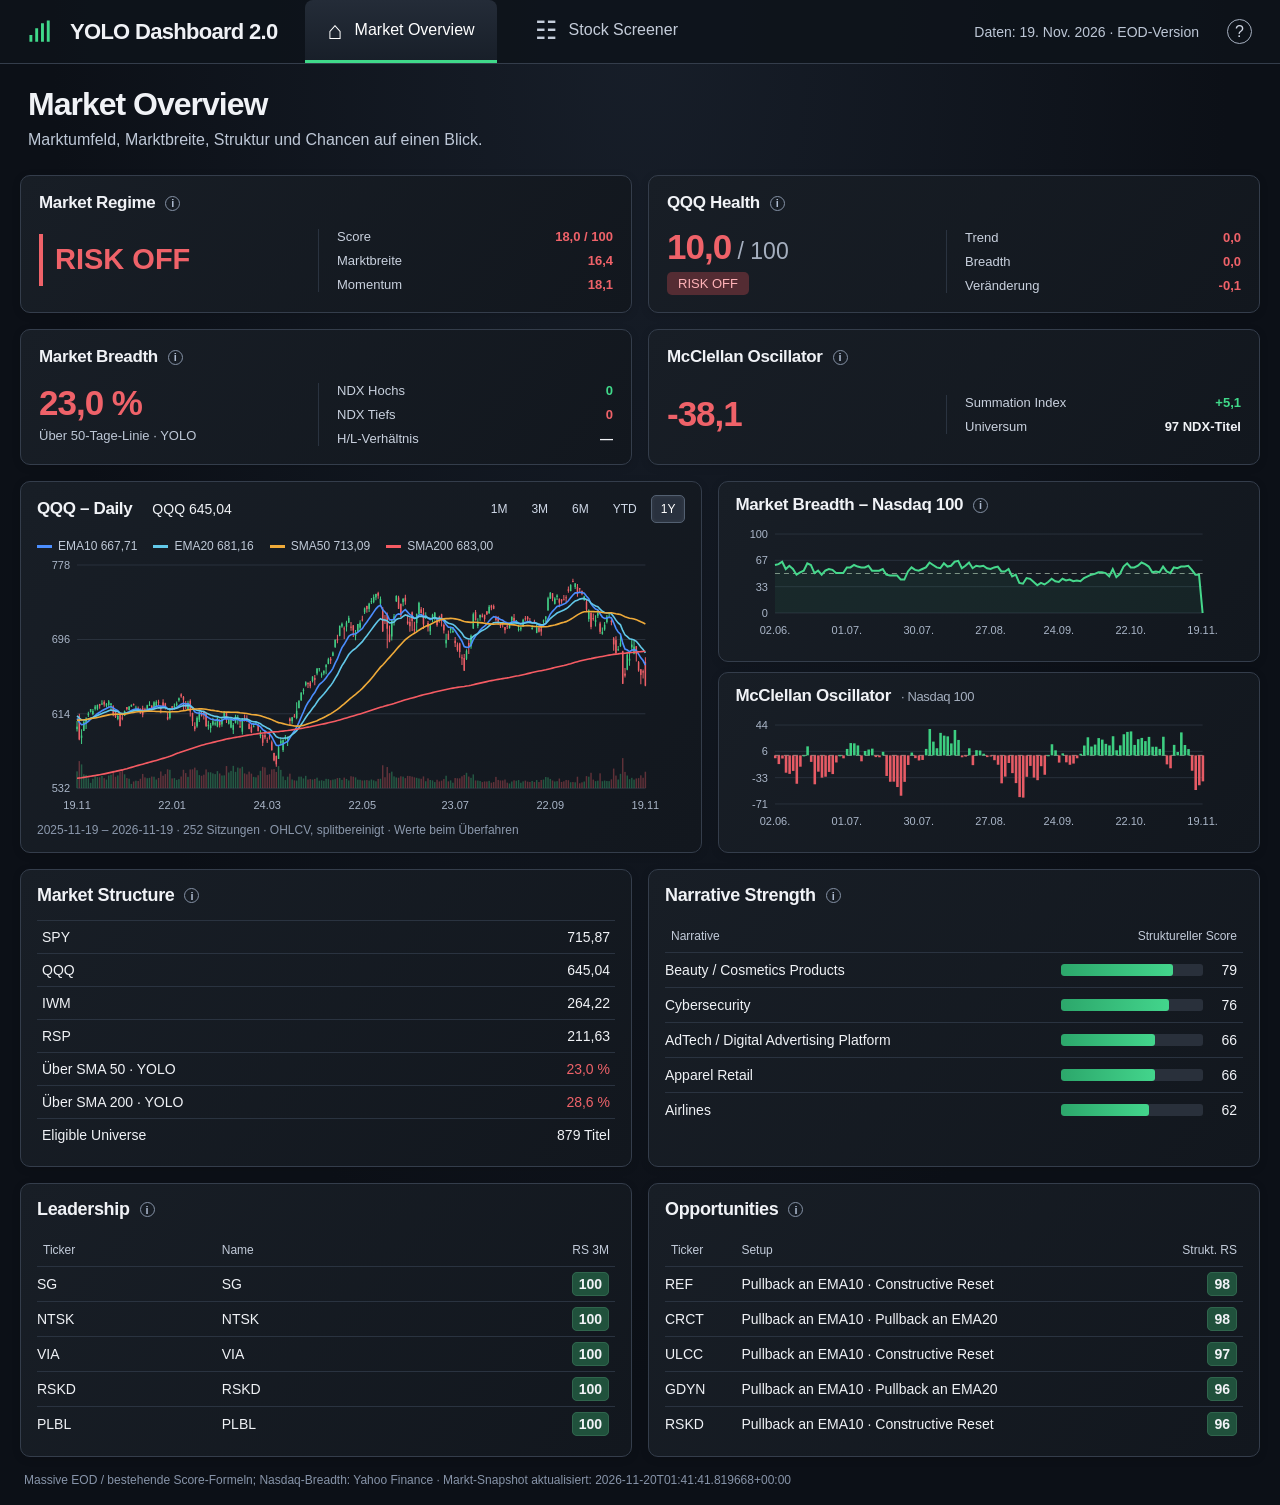
<file: market-overview.html>
<!doctype html>
<html lang="de">
<head><meta charset="utf-8"><meta name="viewport" content="width=device-width,initial-scale=1"><meta name="color-scheme" content="dark"><title>Market Overview · YOLO Dashboard 2.0</title><link rel="stylesheet" href="assets/market-overview.css"></head>
<body>
<header class="topbar"><a class="brand" href="market-overview.html"><svg viewBox="0 0 28 28" aria-hidden="true"><path d="M3 24V17M9 24V10M15 24V5M21 24V2"/></svg>YOLO Dashboard 2.0</a><nav aria-label="Hauptnavigation"><a class="active" aria-current="page" href="market-overview.html"><span aria-hidden="true">⌂</span> Market Overview</a><a href="index.html#screener"><span aria-hidden="true">☷</span> Stock Screener</a></nav><div class="data-status" id="dataStatus" role="status">Daten werden geladen…</div><button class="icon-button" id="help" aria-label="Daten und Methodik anzeigen">?</button></header>
<main>
<div class="page-heading"><h1>Market Overview</h1><p>Marktumfeld, Marktbreite, Struktur und Chancen auf einen Blick.</p></div>
<div class="notice" id="notice" role="status" hidden></div>
<section class="summary-grid" aria-label="Marktkennzahlen">
<article class="card summary"><h2>Market Regime <button class="info" title="Bestehender Momentum-Market-Regime-Score. Keine Neuberechnung im Browser." aria-label="Market-Regime-Methodik">i</button></h2><div class="split"><div class="regime-state" id="regimeState">—</div><dl id="regimeDetails"></dl></div></article>
<article class="card summary"><h2>QQQ Health <button class="info" title="Bestehende QQQ-Health-Formeln mit Trend, Breadth und McClellan-Komponenten. EOD-Kursstruktur aus derselben Massive-Version wie der Chart." aria-label="QQQ-Health-Methodik">i</button></h2><div class="split"><div><div class="score"><strong id="healthScore">—</strong><span> / 100</span></div><span class="badge" id="healthState">Lädt…</span></div><dl id="healthDetails"></dl></div></article>
<article class="card summary"><h2>Market Breadth <button class="info" title="Anteil des bestehenden eligible YOLO-Universums über SMA50. Hochs/Tiefs rechts beziehen sich separat auf Nasdaq-100-Mitglieder." aria-label="Marktbreite-Universum">i</button></h2><div class="split"><div><div class="score"><strong id="breadthScore">—</strong></div><p class="small">Über 50-Tage-Linie · YOLO</p></div><dl id="breadthDetails"></dl></div></article>
<article class="card summary"><h2>McClellan Oscillator <button class="info" title="Nasdaq-100-Mitglieder; Originalwerte aus dem bestehenden Snapshot. Kein US-Gesamtmarkt-Indikator." aria-label="McClellan-Universum">i</button></h2><div class="split"><div class="score"><strong id="mcoScore">—</strong></div><dl id="mcoDetails"></dl></div></article>
</section>
<section class="chart-grid" aria-label="Marktcharts">
<article class="card price-card"><div class="chart-heading"><h2>QQQ – Daily</h2><div class="quote" id="qqqQuote">—</div><div class="ranges" role="group" aria-label="QQQ-Chart-Zeitraum"><button data-range="1M">1M</button><button data-range="3M">3M</button><button data-range="6M">6M</button><button data-range="YTD">YTD</button><button data-range="1Y" class="selected" aria-pressed="true">1Y</button></div></div><div class="legend" id="legend"></div><div class="price-chart" id="priceChart"></div><p class="chart-caption" id="priceCaption"></p></article>
<div class="small-charts"><article class="card"><h2>Market Breadth – Nasdaq 100 <button class="info" title="Anteil der Nasdaq-100-Mitglieder über SMA50; dies ist ein anderes Universum als die YOLO-Breadth-Karte." aria-label="Breadth-Chart-Methodik">i</button></h2><div class="mini-chart" id="breadthChart"></div></article><article class="card"><h2>McClellan Oscillator <span class="muted">· Nasdaq 100</span></h2><div class="mini-chart" id="mcoChart"></div></article></div>
</section>
<section class="bottom-grid" aria-label="Marktstruktur und Chancen">
<article class="card"><h2>Market Structure <button class="info" title="ETF-Preise von SPY, QQQ und IWM; keine Indexstände. SMA-Anteile beziehen sich auf das eligible YOLO-Universum." aria-label="Market-Structure-Methodik">i</button></h2><div id="structure"></div></article>
<article class="card"><h2>Narrative Strength <button class="info" title="Bestehender Narrative Structural Score (0–100), absteigend sortiert." aria-label="Narrative-Strength-Methodik">i</button></h2><div class="table-scroll"><table><thead><tr><th>Narrative</th><th>Struktureller Score</th></tr></thead><tbody id="narratives"></tbody></table></div></article>
<article class="card"><h2>Leadership <button class="info" title="Bestehendes RS-3M-Perzentil im eligible YOLO-Universum; absteigend sortiert." aria-label="Leadership-Methodik">i</button></h2><div class="table-scroll"><table><thead><tr><th>Ticker</th><th>Name</th><th>RS 3M</th></tr></thead><tbody id="leadership"></tbody></table></div></article>
<article class="card"><h2>Opportunities <button class="info" title="Bestehende EMA-Pullback-, Constructive-Reset- und Fresh-Leader-Flags. Sortiert nach Structural RS; kein neuer Setup-Score." aria-label="Opportunities-Methodik">i</button></h2><div class="table-scroll"><table><thead><tr><th>Ticker</th><th>Setup</th><th>Strukt. RS</th></tr></thead><tbody id="opportunities"></tbody></table></div></article>
</section>
<footer id="source">Lokale Branch-Vorschau · Market Overview</footer>
</main>
<dialog id="methodDialog"><h2>Daten &amp; Methodik</h2><p>Market Regime verwendet den vorhandenen Backend-Score. QQQ Health wird mit den bestehenden Formeln, Gewichten und Schwellenwerten berechnet; die Kursstruktur stammt aus derselben EOD-Version wie der Chart. Marktbreite, Narrative und Leadership verwenden das eligible YOLO-Universum. McClellan und der Marktbreite-Chart verwenden Nasdaq-100-Mitglieder.</p><p>QQQ-Kerzen, gleitende Durchschnitte und ATR verwenden die echte Massive-Historie. Ohne diesen Datenstand bleibt der Chart ausdrücklich leer. Fehlende Werte werden als „—“ angezeigt.</p><p>Die Tabellen zeigen Structural Score beziehungsweise RS-Perzentile, keine neu erfundenen Chancen-Scores. Unterschiedliche Datenstände werden nicht als synchroner EOD-Snapshot ausgewiesen.</p><form method="dialog"><button>Schließen</button></form></dialog>
<script type="module" src="assets/market-overview.mjs"></script>
</body></html>
</file>
<file: assets/market-overview.css>
:root{font-family:Arial,Helvetica,sans-serif;color:#f0f2f6;background:#0c1017;color-scheme:dark;--green:#40d98a;--red:#ef6269;--muted:#a5afbf;--border:#343d4b;--surface:#141920}*{box-sizing:border-box}body{margin:0;background:radial-gradient(ellipse at 50% 0,#171e29 0,transparent 65%);min-height:100vh;font-size:16px}button,a{-webkit-tap-highlight-color:transparent}button{font:inherit;cursor:pointer}a{color:inherit;text-decoration:none}button:focus-visible,a:focus-visible{outline:2px solid var(--green);outline-offset:4px}.topbar{display:flex;align-items:center;gap:28px;height:64px;border-bottom:1px solid var(--border);padding:0 28px;background:#0e131bd9}.brand{display:flex;align-items:center;gap:15px;white-space:nowrap;font-size:22px;font-weight:700;letter-spacing:-.7px}.brand svg{width:27px;height:28px;stroke:var(--green);stroke-width:3;fill:none}.topbar nav{display:flex;align-self:stretch;gap:16px}.topbar nav a{display:flex;align-items:center;gap:12px;padding:0 22px;color:#c5cdda;border-bottom:3px solid transparent}.topbar nav a.active{background:linear-gradient(#242c38,#181f29);border-color:var(--green);border-radius:8px 8px 0 0;color:white}.topbar nav span{font-size:25px}.data-status{margin-left:auto;color:#bdc7d6;font-size:14px;white-space:nowrap}.icon-button{border:1px solid #a5afbf;border-radius:50%;background:none;color:#d0d7e4;width:25px;height:25px}main{max-width:1900px;margin:auto;padding:22px 20px 18px}.page-heading{padding:0 8px 23px}h1{font-size:32px;letter-spacing:-1px;margin:0 0 5px}p{margin:0;color:#bdc7d6;line-height:1.5}h2{font-size:17px;letter-spacing:-.35px;margin:0 0 14px;font-weight:650;display:flex;align-items:center;gap:10px}.info{border:1px solid #8491a5;color:#aebbd0;background:transparent;border-radius:50%;font-size:11px;padding:0;width:15px;height:15px;line-height:12px;flex-shrink:0}.card{border:1px solid var(--border);border-radius:10px;background:linear-gradient(130deg,#181e26,#12171e);box-shadow:0 2px 9px #0002;padding:17px 18px;min-width:0}.summary-grid,.bottom-grid{display:grid;grid-template-columns:repeat(4,minmax(0,1fr));gap:16px}.summary{min-height:132px}.split{display:grid;grid-template-columns:1fr 1.13fr;align-items:center;gap:18px;min-height:66px}.split>dl{border-left:1px solid #2a3340;padding-left:18px}dl{margin:0;display:grid;grid-template-columns:1fr auto;gap:9px 12px;font-size:13px}dt{color:#c9d1de}dd{margin:0;text-align:right;font-weight:600;white-space:nowrap}.regime-state{font-size:29px;font-weight:700;border-left:4px solid currentColor;padding:10px 0 10px 12px;line-height:1.1}.score strong{font-size:35px;letter-spacing:-1px;font-weight:650}.score span{font-size:23px;color:var(--muted)}.small{font-size:13px;margin-top:3px}.badge{display:inline-block;background:#244f3d;color:#cef6dd;padding:4px 11px;border-radius:5px;font-size:13px;margin-top:5px}.positive{color:var(--green)}.negative{color:var(--red)}.neutral{color:#e9bd6d}.muted{color:var(--muted);font-size:13px;font-weight:400}.chart-grid{display:grid;grid-template-columns:1.26fr 1fr;gap:16px;margin:16px 0}.price-card{display:flex;flex-direction:column;min-height:354px;padding:13px 16px}.chart-heading{display:flex;align-items:center;gap:20px;flex-wrap:wrap}.chart-heading h2{margin:0}.quote{font-size:14px}.ranges{display:flex;gap:4px;margin-left:auto}.ranges button{padding:6px 9px;border:1px solid transparent;border-radius:5px;background:none;color:#cfd8e7;font-size:12px}.ranges .selected{border-color:#536071;background:#29313e;color:white;box-shadow:inset 0 0 4px #ffffff12}.ranges button:disabled{opacity:.35;cursor:default}.legend{display:flex;gap:16px;flex-wrap:wrap;margin-top:16px;font-size:12px;color:#bfc9d7}.legend span:before{content:"";display:inline-block;width:15px;height:3px;margin-right:6px;background:var(--line);vertical-align:middle}.price-chart{flex:1;min-height:245px;position:relative}.chart-caption{font-size:12px;color:#8b98ac;margin-top:7px}.small-charts{display:grid;gap:10px;grid-template-rows:1fr 1fr}.small-charts .card{padding:13px 16px 5px}.small-charts h2{margin-bottom:7px}.mini-chart{height:117px}.chart{width:100%;height:100%;display:block;overflow:visible}.chart text{fill:#aab6c8;font:11px Arial}.chart .grid{stroke:#29313c;stroke-width:1}.chart .reference{stroke:#829086;stroke-dasharray:5 4}.empty{height:100%;min-height:100px;display:flex;flex-direction:column;align-items:center;justify-content:center;text-align:center;color:#a6b3c5;padding:25px;gap:10px}.empty strong{font-size:17px;color:#d3dce9}.empty p{font-size:14px;max-width:420px}.bottom-grid .card{min-height:260px;padding:15px 16px}.bottom-grid h2{font-size:18px}.table-scroll{overflow-x:auto}table{width:100%;border-collapse:collapse;font-size:14px}th{color:#c2cbd9;font-size:12px;text-align:left;font-weight:400;white-space:nowrap}td,th{padding:9px 6px;border-bottom:1px solid #2a3340}td:last-child,th:last-child{text-align:right}tbody tr:last-child td{border:0}td:first-child{padding-left:0}td a:hover{text-decoration:underline;text-decoration-color:var(--green)}.bar-cell{display:flex;align-items:center;gap:12px}.bar-track{background:#29303b;border-radius:3px;height:12px;min-width:60px;flex:1;overflow:hidden}.bar-track i{display:block;background:linear-gradient(90deg,#2ca76b,#43d58c);height:100%;border-radius:3px}.rank{background:#20513c;border:1px solid #30654d;border-radius:5px;padding:3px 6px;font-weight:700}.structure-row{display:flex;justify-content:space-between;gap:12px;border-top:1px solid #2a3340;padding:8px 5px;font-size:14px}.structure-row .symbol{color:var(--muted);font-size:12px;margin-left:6px}.structure-row b{font-weight:500}.notice{padding:10px 14px;border:1px solid #665331;border-radius:6px;background:#b2851710;color:#ddc792;font-size:13px;margin-bottom:16px}.notice[hidden]{display:none}footer{font-size:12px;color:#8794a9;padding:16px 4px 0}dialog{max-width:560px;border:1px solid #495669;border-radius:12px;background:#151d28;color:#e6edf6;padding:28px}dialog::backdrop{background:#000a}dialog p{margin:14px 0;font-size:15px}dialog button{background:#294738;color:#e2f7e9;border:1px solid #4b7e60;border-radius:5px;padding:8px 15px}
@media(min-width:1600px){.summary{min-height:143px}.chart-grid{min-height:375px}.mini-chart{height:132px}.bottom-grid .card{min-height:280px}}@media(max-width:1200px){.topbar{gap:16px;padding:0 20px}.brand{font-size:19px}.topbar nav a{padding:0 12px}.summary-grid,.bottom-grid{grid-template-columns:repeat(2,minmax(0,1fr))}.chart-grid{grid-template-columns:1.2fr 1fr}.split{grid-template-columns:1fr 1fr}.data-status{font-size:12px}.legend{gap:9px}}@media(max-width:800px){.topbar{height:auto;min-height:64px;flex-wrap:wrap;gap:8px;padding:12px 16px 0}.brand{font-size:19px}.topbar nav{order:3;width:100%;height:48px;gap:4px}.topbar nav a{font-size:14px}.data-status{white-space:normal;max-width:155px}.icon-button{margin-left:auto}.chart-grid{grid-template-columns:1fr}.small-charts{grid-template-columns:1fr 1fr;grid-template-rows:auto}.small-charts h2{font-size:14px}.chart-heading{gap:10px}.price-card{min-height:350px}main{padding:20px 12px}.page-heading{padding:0 2px 20px}h1{font-size:28px}.page-heading p{font-size:14px}.summary-grid,.bottom-grid{gap:12px}.card{padding:14px}.split{gap:10px}.split>dl{padding-left:10px}dl{font-size:12px}.score strong{font-size:30px}.regime-state{font-size:25px}}@media(max-width:520px){.summary-grid,.bottom-grid,.small-charts{grid-template-columns:1fr}.data-status{font-size:11px;max-width:130px}.brand{font-size:17px;gap:8px}.brand svg{width:21px}.summary{min-height:125px}.summary-grid{gap:10px}.chart-heading .quote{margin-left:auto}.ranges{width:100%;margin-top:4px;justify-content:flex-end}.price-card{min-height:340px}.bottom-grid .card{min-height:0}.topbar{gap:7px}.icon-button{display:none}.mini-chart{height:145px}}
.score{white-space:nowrap}.badge.negative{background:#542c33;color:#ffb3b8}.badge.neutral{background:#51452d;color:#f4d594}.rank{font-variant-numeric:tabular-nums}.bar-cell>span{min-width:22px}
@media(min-width:1201px) and (max-width:1399px){.summary-grid,.bottom-grid{grid-template-columns:repeat(2,minmax(0,1fr))}}
@media(max-width:520px){.icon-button{display:block;width:24px;height:24px;flex-shrink:0}.data-status{max-width:116px}.topbar{column-gap:8px}.brand{font-size:16px}.score strong{font-size:32px}}
</file>
